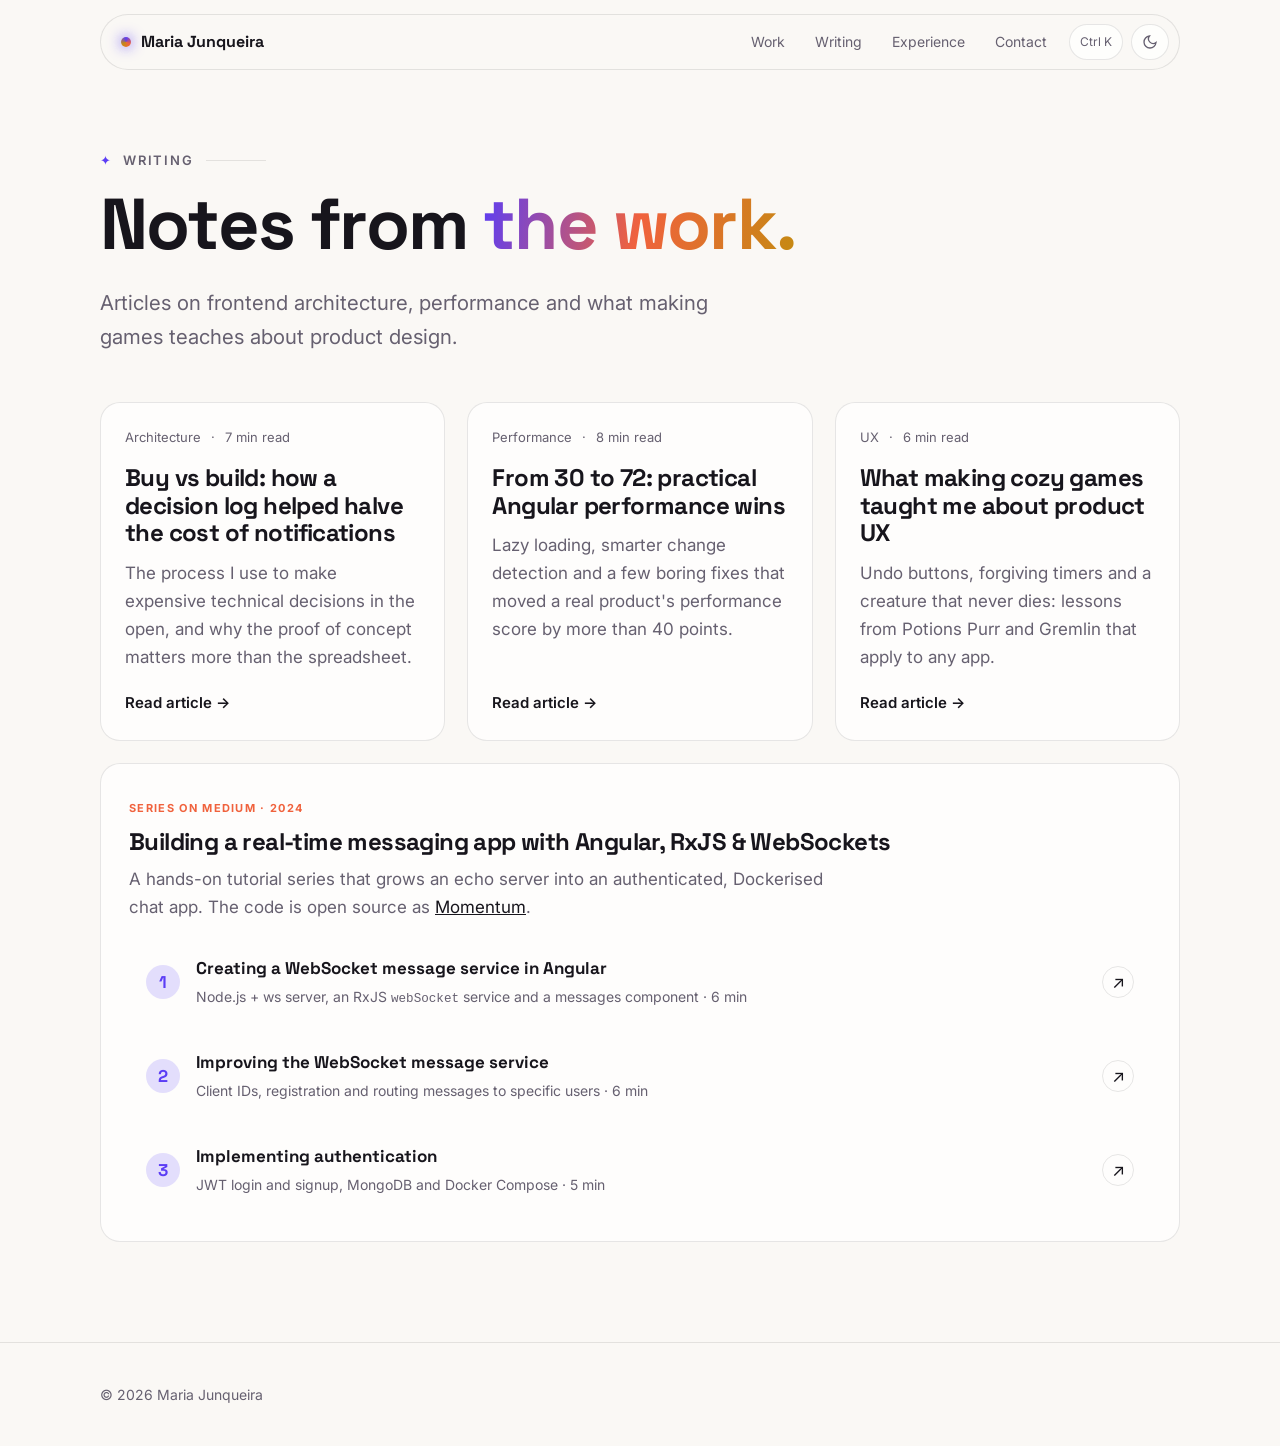
<file: blog/index.html>
<!doctype html>
<html lang="en"><head><meta charset="utf-8"><meta name="viewport" content="width=device-width,initial-scale=1">
<title>Writing — Maria Junqueira</title><meta name="description" content="Articles by Maria Junqueira on frontend architecture, performance and UX.">
<meta property="og:title" content="Writing"><meta property="og:description" content="Articles by Maria Junqueira on frontend architecture, performance and UX.">
<link rel="preconnect" href="https://fonts.googleapis.com"><link rel="preconnect" href="https://fonts.gstatic.com" crossorigin>
<link href="https://fonts.googleapis.com/css2?family=Inter:wght@400;500;600&family=Space+Grotesk:wght@500;600;700&display=swap" rel="stylesheet">
<script>try{var t=localStorage.getItem("theme");if(t)document.documentElement.dataset.theme=t}catch(e){}</script><link rel="stylesheet" href="../assets/styles.css?v=11"></head><body data-base="../">
<div class="progress" aria-hidden="true"></div>
<header class="nav"><div class="wrap"><a class="brand" href="../index.html">Maria Junqueira</a>
<nav><a class="hm" href="../index.html#work">Work</a><a href="./">Writing</a><a class="hm" href="../index.html#experience">Experience</a><a href="../index.html#contact">Contact</a><button class="icon-btn" id="k" type="button" aria-label="Open command palette"><kbd>⌘K</kbd></button><button class="icon-btn" id="theme" type="button" aria-label="Toggle theme"></button></nav></div></header>
<main><div class="wrap" style="padding:150px 20px 100px">
<div class="kicker" data-n="✦">Writing</div>
<h1 style="font-size:clamp(40px,6vw,72px)">Notes from <span class="grad">the work.</span></h1>
<p class="lead" style="margin-bottom:48px">Articles on frontend architecture, performance and what making games teaches about product design.</p>
<div class="posts"><a class="card post" href="buy-vs-build.html"><div class="meta-line"><span>Architecture</span><span>·</span><span>7 min read</span></div><h3>Buy vs build: how a decision log helped halve the cost of notifications</h3><p class="muted">The process I use to make expensive technical decisions in the open, and why the proof of concept matters more than the spreadsheet.</p><span class="read">Read article</span></a><a class="card post" href="angular-performance.html"><div class="meta-line"><span>Performance</span><span>·</span><span>8 min read</span></div><h3>From 30 to 72: practical Angular performance wins</h3><p class="muted">Lazy loading, smarter change detection and a few boring fixes that moved a real product's performance score by more than 40 points.</p><span class="read">Read article</span></a><a class="card post" href="cozy-games-ux.html"><div class="meta-line"><span>UX</span><span>·</span><span>6 min read</span></div><h3>What making cozy games taught me about product UX</h3><p class="muted">Undo buttons, forgiving timers and a creature that never dies: lessons from Potions Purr and Gremlin that apply to any app.</p><span class="read">Read article</span></a></div>  <div class="series">
    <div class="series-head">
      <div><span class="badge">SERIES ON MEDIUM · 2024</span><h3>Building a real-time messaging app with Angular, RxJS &amp; WebSockets</h3>
      <p class="muted">A hands-on tutorial series that grows an echo server into an authenticated, Dockerised chat app. The code is open source as <a href="https://github.com/MariaJunqueira/momentum">Momentum</a>.</p></div>
    </div>
    <ol class="series-list">
      <li><a href="https://medium.com/@mariajunqueira/part-1-creating-a-websocket-message-service-in-angular-9a9c80911c33"><span class="num">1</span><span><b>Creating a WebSocket message service in Angular</b><small>Node.js + ws server, an RxJS <code>webSocket</code> service and a messages component · 6 min</small></span><span class="go" aria-hidden="true">↗</span></a></li>
      <li><a href="https://medium.com/@mariajunqueira/part-2-improving-the-websocket-message-service-in-angular-b39340298841"><span class="num">2</span><span><b>Improving the WebSocket message service</b><small>Client IDs, registration and routing messages to specific users · 6 min</small></span><span class="go" aria-hidden="true">↗</span></a></li>
      <li><a href="https://medium.com/p/c4dd704ef16e"><span class="num">3</span><span><b>Implementing authentication</b><small>JWT login and signup, MongoDB and Docker Compose · 5 min</small></span><span class="go" aria-hidden="true">↗</span></a></li>
    </ol>
  </div></div></main>
<footer><div class="wrap">© 2026 Maria Junqueira</div></footer>
<script src="../assets/main.js?v=11" defer></script>
</body></html>
</file>
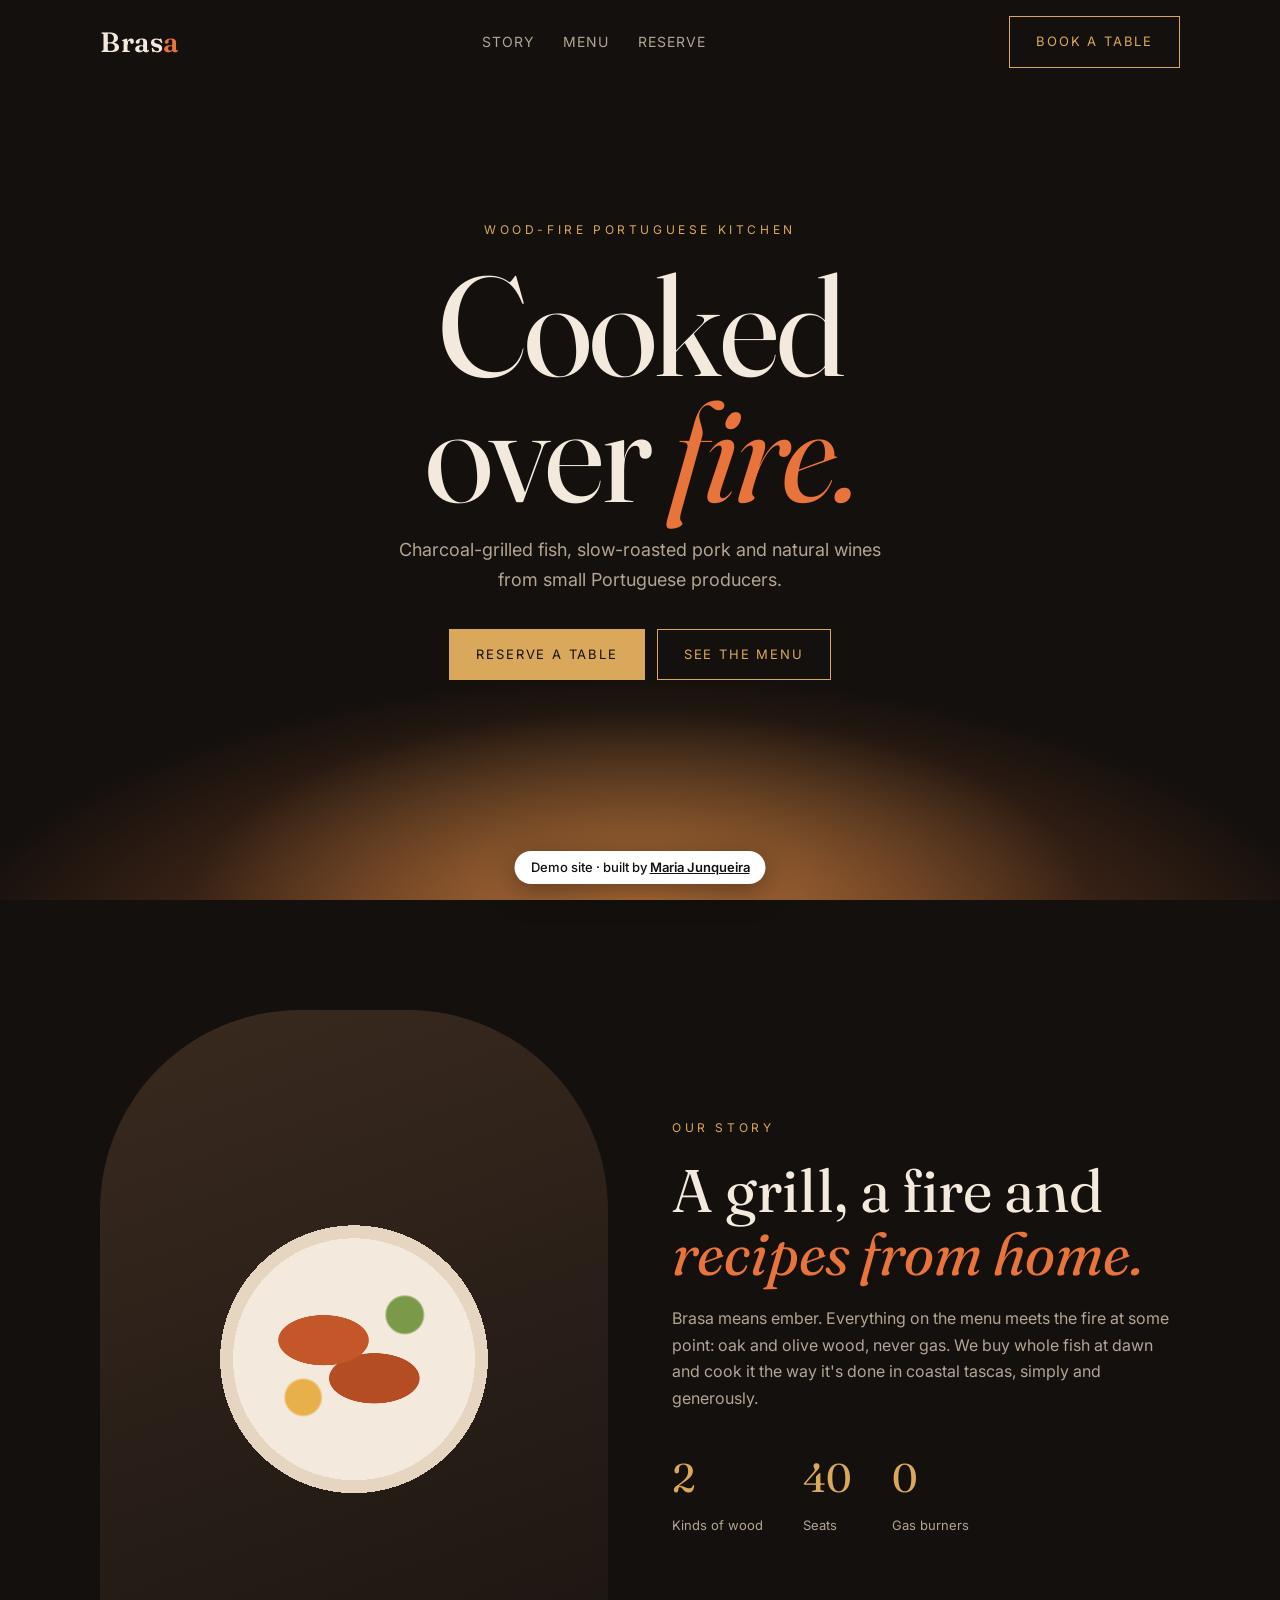
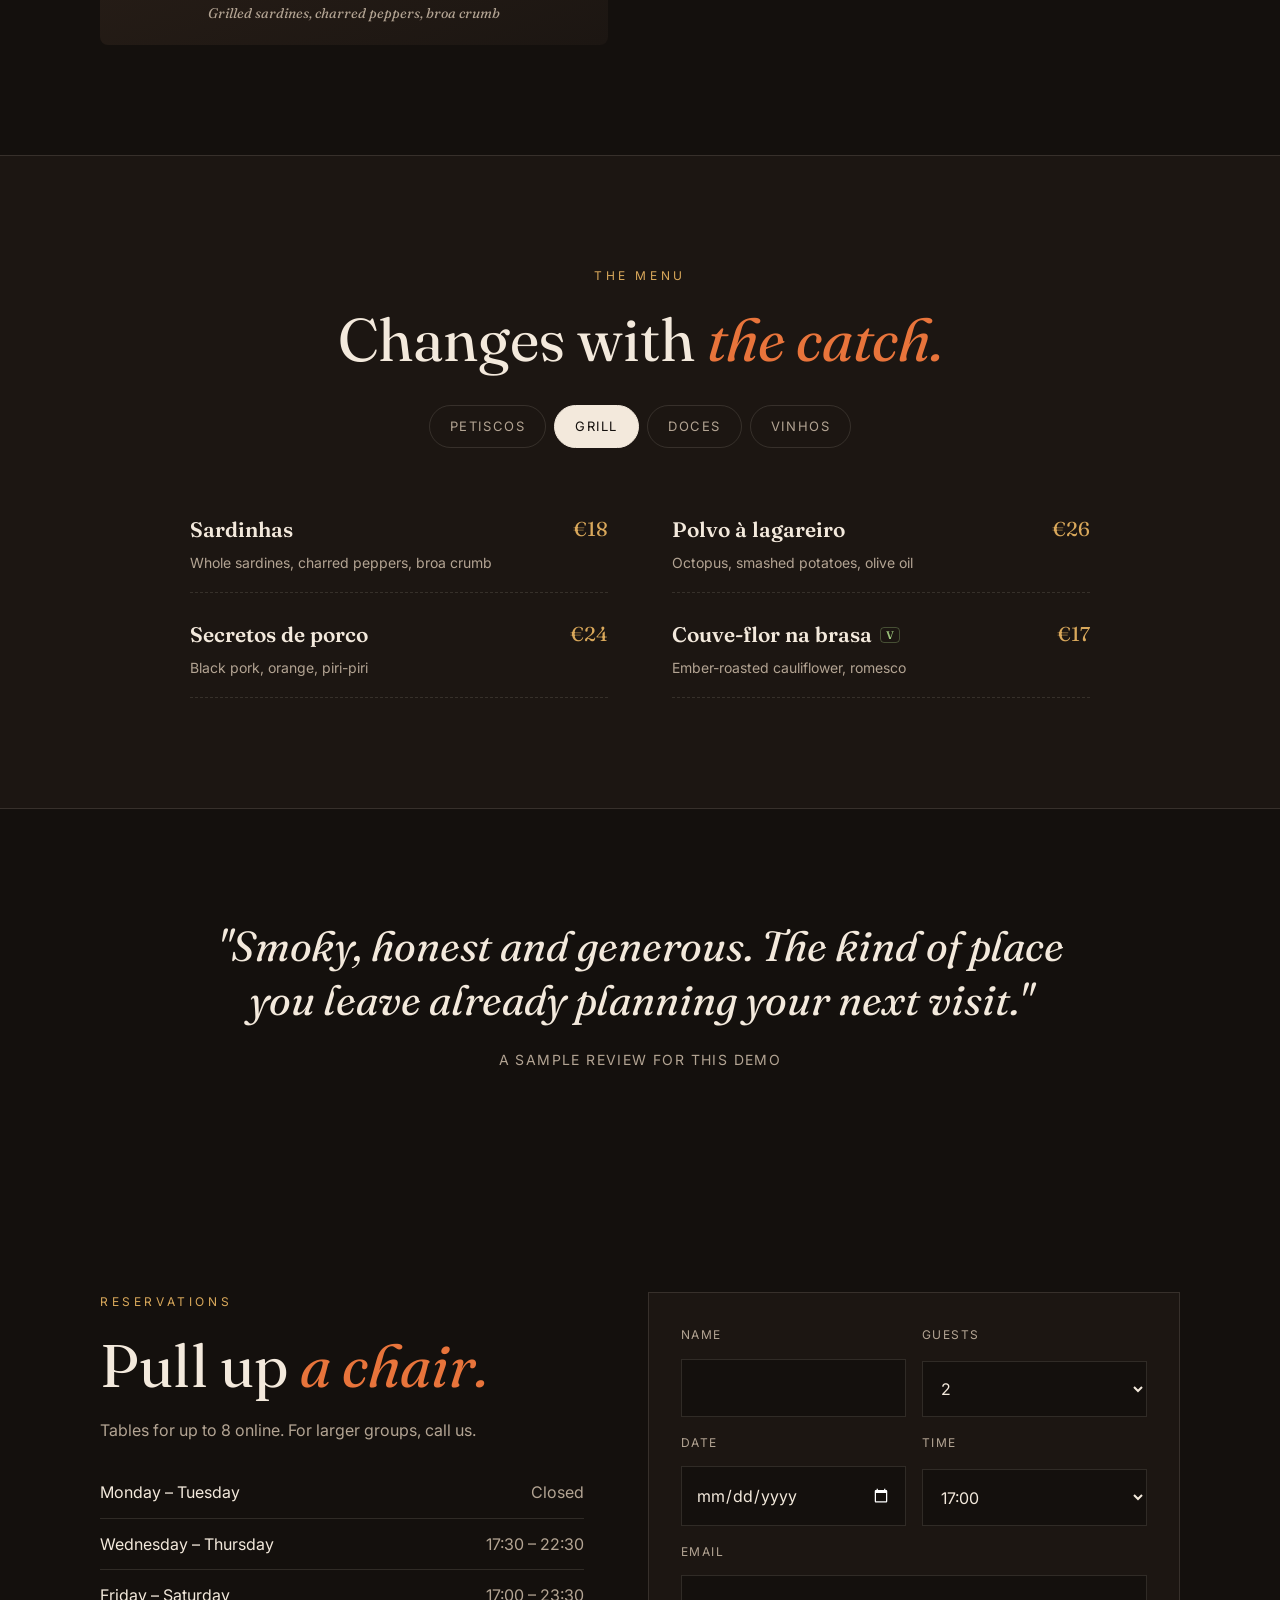
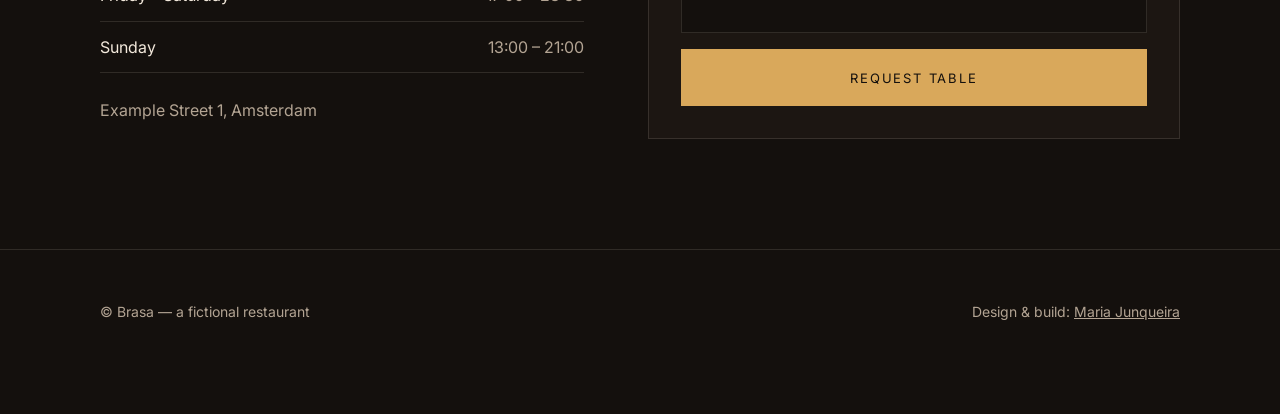
<file: demos/brasa/index.html>
<!doctype html>
<html lang="en"><head><meta charset="utf-8"><meta name="viewport" content="width=device-width,initial-scale=1">
<title>Brasa — Wood-fire Portuguese kitchen (demo)</title>
<meta name="description" content="Demo restaurant website designed and built by Maria Junqueira.">
<meta name="robots" content="noindex">
<link rel="preconnect" href="https://fonts.googleapis.com"><link rel="preconnect" href="https://fonts.gstatic.com" crossorigin>
<link href="https://fonts.googleapis.com/css2?family=Fraunces:ital,opsz,wght@0,9..144,400;0,9..144,600;1,9..144,400&family=Inter:wght@400;500;600&display=swap" rel="stylesheet">
<style>
:root{--bg:#14100d;--bg2:#1c1612;--fg:#f3e9dc;--muted:#b3a493;--ember:#e8743b;--gold:#d9a85b;--line:rgba(243,233,220,.12);--serif:"Fraunces",Georgia,serif}
*{box-sizing:border-box}html{scroll-behavior:smooth}
body{margin:0;background:var(--bg);color:var(--fg);font:16px/1.65 "Inter",system-ui,sans-serif}
a{color:inherit}
.demo{position:fixed;bottom:16px;left:50%;transform:translateX(-50%);z-index:99;background:#fff;color:#111;font:500 13px/1 "Inter",sans-serif;padding:10px 16px;border-radius:999px;box-shadow:0 8px 30px rgba(0,0,0,.4);white-space:nowrap}
.demo a{font-weight:600}
.wrap{max-width:1120px;margin:0 auto;padding:0 20px}
nav{position:absolute;top:0;left:0;right:0;z-index:5}
nav .wrap{display:flex;justify-content:space-between;align-items:center;height:84px}
.logo{font-family:var(--serif);font-size:28px;font-weight:600;text-decoration:none;letter-spacing:.02em}
.logo span{color:var(--ember)}
nav ul{display:flex;gap:28px;list-style:none;margin:0;padding:0;font-size:14px;letter-spacing:.08em;text-transform:uppercase}
nav ul a{text-decoration:none;color:var(--muted)}nav ul a:hover{color:var(--fg)}
.btn{display:inline-block;padding:14px 26px;border:1px solid var(--gold);color:var(--gold);text-decoration:none;font-size:13px;letter-spacing:.14em;text-transform:uppercase;background:none;cursor:pointer;font-family:inherit;transition:background .3s,color .3s}
.btn:hover,.btn.solid{background:var(--gold);color:var(--bg)}
.btn.solid:hover{background:var(--fg);border-color:var(--fg)}
header.hero{position:relative;min-height:100svh;display:grid;place-items:center;text-align:center;overflow:hidden;
  background:radial-gradient(ellipse 80% 50% at 50% 110%,rgba(232,116,59,.55),transparent 70%),radial-gradient(ellipse 50% 30% at 50% 100%,rgba(255,190,90,.5),transparent 70%),var(--bg)}
.embers{position:absolute;inset:0;pointer-events:none}
.embers i{position:absolute;bottom:-10px;width:4px;height:4px;border-radius:50%;background:var(--ember);box-shadow:0 0 8px 2px var(--ember);opacity:0;animation:rise linear infinite}
@keyframes rise{0%{transform:translate(0,0);opacity:0}10%{opacity:1}100%{transform:translate(var(--x),-90vh);opacity:0}}
.hero h1{font-family:var(--serif);font-weight:400;font-size:clamp(56px,11vw,150px);line-height:.9;margin:0 0 20px;letter-spacing:-.02em}
.hero h1 em{color:var(--ember)}
.hero p{color:var(--muted);font-size:18px;max-width:520px;margin:0 auto 34px}
.kick{font-size:12px;letter-spacing:.3em;text-transform:uppercase;color:var(--gold);margin-bottom:22px}
section{padding:110px 0}
h2{font-family:var(--serif);font-weight:400;font-size:clamp(38px,5vw,60px);line-height:1.05;margin:0 0 20px}
h2 em{color:var(--ember)}
.split{display:grid;grid-template-columns:1fr 1fr;gap:64px;align-items:center}
.plate{aspect-ratio:4/5;border-radius:200px 200px 8px 8px;position:relative;overflow:hidden;
  background:radial-gradient(ellipse 9% 4% at 44% 52%,#c4572a 0 98%,transparent),radial-gradient(ellipse 9% 4% at 54% 58%,#b44d24 0 98%,transparent),radial-gradient(circle at 60% 48%,#7a9a4a 0 4%,transparent 4.5%),radial-gradient(circle at 40% 61%,#e8b04a 0 3.5%,transparent 4%),radial-gradient(circle at 50% 55%,#f3e9dc 0 28%,#e6d6c1 28% 31%,transparent 31%),linear-gradient(160deg,#3a2a1f,#1c1612)}
.plate::after{content:"Grilled sardines, charred peppers, broa crumb";position:absolute;bottom:20px;left:0;right:0;text-align:center;font-family:var(--serif);font-style:italic;color:var(--muted);font-size:14px}
.facts{display:flex;gap:40px;margin-top:34px}
.facts b{display:block;font-family:var(--serif);font-size:40px;font-weight:400;color:var(--gold)}
.facts span{font-size:13px;color:var(--muted)}
.menu{background:var(--bg2);border-block:1px solid var(--line)}
.tabs{display:flex;gap:8px;justify-content:center;margin:34px 0 46px;flex-wrap:wrap}
.tabs button{font:inherit;font-size:13px;letter-spacing:.12em;text-transform:uppercase;padding:10px 20px;border:1px solid var(--line);background:none;color:var(--muted);cursor:pointer;border-radius:999px}
.tabs button[aria-selected=true]{background:var(--fg);color:var(--bg);border-color:var(--fg)}
.dishes{display:grid;grid-template-columns:1fr 1fr;gap:6px 64px;max-width:900px;margin:0 auto}
.dish{display:grid;grid-template-columns:1fr auto;gap:4px 16px;padding:18px 0;border-bottom:1px dashed var(--line);animation:fade .5s both}
.dish h3{font-family:var(--serif);font-weight:600;font-size:21px;margin:0}
.dish .p{font-family:var(--serif);color:var(--gold);font-size:20px}
.dish p{grid-column:1/-1;margin:0;color:var(--muted);font-size:14px}
.dish .v{font-size:11px;color:#9bc27a;border:1px solid #9bc27a55;border-radius:4px;padding:0 5px;margin-left:8px;vertical-align:3px}
@keyframes fade{from{opacity:0;transform:translateY(8px)}}
.quote{text-align:center}
.quote blockquote{font-family:var(--serif);font-style:italic;font-size:clamp(26px,3.6vw,42px);line-height:1.3;max-width:860px;margin:0 auto 18px}
.quote cite{color:var(--muted);font-style:normal;font-size:14px;letter-spacing:.1em;text-transform:uppercase}
.book{display:grid;grid-template-columns:1fr 1.1fr;gap:64px}
form{display:grid;grid-template-columns:1fr 1fr;gap:16px;background:var(--bg2);padding:32px;border:1px solid var(--line)}
label{font-size:12px;letter-spacing:.12em;text-transform:uppercase;color:var(--muted);display:grid;gap:8px}
input,select{font:inherit;font-size:16px;color:var(--fg);background:var(--bg);border:1px solid var(--line);padding:12px 14px;border-radius:0;width:100%;color-scheme:dark}
input:focus,select:focus{outline:2px solid var(--gold);outline-offset:1px}
form .full{grid-column:1/-1}
.ok{grid-column:1/-1;padding:16px;border:1px solid #9bc27a;color:#cfe6bb;display:none}
.hours{list-style:none;padding:0;margin:24px 0}
.hours li{display:flex;justify-content:space-between;padding:12px 0;border-bottom:1px solid var(--line)}
.hours li span:last-child{color:var(--muted)}
footer{border-top:1px solid var(--line);padding:50px 0 90px;color:var(--muted);font-size:14px}
footer .wrap{display:flex;justify-content:space-between;flex-wrap:wrap;gap:20px}
@media (max-width:820px){nav ul{display:none}.split,.book{grid-template-columns:1fr;gap:40px}.dishes{grid-template-columns:1fr}form{grid-template-columns:1fr}.plate{max-width:380px;margin:0 auto;width:100%}}
@media (prefers-reduced-motion:reduce){*{animation:none!important}}
</style></head><body>
<div class="demo">Demo site · built by <a href="../../index.html">Maria Junqueira</a></div>
<nav><div class="wrap"><a class="logo" href="#">Bras<span>a</span></a>
<ul><li><a href="#story">Story</a></li><li><a href="#menu">Menu</a></li><li><a href="#book">Reserve</a></li></ul>
<a class="btn" href="#book">Book a table</a></div></nav>

<header class="hero">
  <div class="embers" aria-hidden="true"></div>
  <div class="wrap">
    <div class="kick">Wood-fire Portuguese kitchen</div>
    <h1>Cooked<br>over <em>fire.</em></h1>
    <p>Charcoal-grilled fish, slow-roasted pork and natural wines from small Portuguese producers.</p>
    <a class="btn solid" href="#book">Reserve a table</a> &nbsp; <a class="btn" href="#menu">See the menu</a>
  </div>
</header>

<section id="story"><div class="wrap split">
  <div class="plate" role="img" aria-label="Illustration of a plate of grilled sardines"></div>
  <div>
    <div class="kick">Our story</div>
    <h2>A grill, a fire and<br><em>recipes from home.</em></h2>
    <p style="color:var(--muted)">Brasa means ember. Everything on the menu meets the fire at some point: oak and olive wood, never gas. We buy whole fish at dawn and cook it the way it's done in coastal tascas, simply and generously.</p>
    <div class="facts"><div><b>2</b><span>Kinds of wood</span></div><div><b>40</b><span>Seats</span></div><div><b>0</b><span>Gas burners</span></div></div>
  </div>
</div></section>

<section id="menu" class="menu"><div class="wrap">
  <div style="text-align:center"><div class="kick">The menu</div><h2>Changes with <em>the catch.</em></h2></div>
  <div class="tabs" role="tablist"></div>
  <div class="dishes" id="dishes" role="tabpanel"></div>
</div></section>

<section class="quote"><div class="wrap">
  <blockquote>"Smoky, honest and generous. The kind of place you leave already planning your next visit."</blockquote>
  <cite>A sample review for this demo</cite>
</div></section>

<section id="book"><div class="wrap book">
  <div>
    <div class="kick">Reservations</div>
    <h2>Pull up <em>a chair.</em></h2>
    <p style="color:var(--muted)">Tables for up to 8 online. For larger groups, call us.</p>
    <ul class="hours">
      <li><span>Monday – Tuesday</span><span>Closed</span></li>
      <li><span>Wednesday – Thursday</span><span>17:30 – 22:30</span></li>
      <li><span>Friday – Saturday</span><span>17:00 – 23:30</span></li>
      <li><span>Sunday</span><span>13:00 – 21:00</span></li>
    </ul>
    <p style="color:var(--muted)">Example Street 1, Amsterdam</p>
  </div>
  <form id="res" novalidate>
    <label>Name<input name="name" required autocomplete="name"></label>
    <label>Guests<select name="guests"><option>2</option><option>3</option><option>4</option><option>5</option><option>6</option><option>7</option><option>8</option></select></label>
    <label>Date<input type="date" name="date" required></label>
    <label>Time<select name="time"></select></label>
    <label class="full">Email<input type="email" name="email" required autocomplete="email"></label>
    <button class="btn solid full" type="submit">Request table</button>
    <div class="ok" role="status" id="ok"></div>
  </form>
</div></section>

<footer><div class="wrap"><span>© Brasa — a fictional restaurant</span><span>Design &amp; build: <a href="../../index.html">Maria Junqueira</a></span></div></footer>

<script>
const menu={
 Petiscos:[["Pão & manteiga","Wood-oven bread, smoked butter, flor de sal","5",1],["Pimentos padrón","Blistered on the coals, sea salt","7",1],["Chouriço assado","Flamed at the table with aguardente","9"],["Amêijoas","Clams, garlic, coriander, white wine","14"]],
 Grill:[["Sardinhas","Whole sardines, charred peppers, broa crumb","18"],["Polvo à lagareiro","Octopus, smashed potatoes, olive oil","26"],["Secretos de porco","Black pork, orange, piri-piri","24"],["Couve-flor na brasa","Ember-roasted cauliflower, romesco","17",1]],
 Doces:[["Pastel de nata","Still warm, cinnamon on the side","4",1],["Arroz doce","Lemon rice pudding, burnt sugar","8",1],["Queijo da Serra","Soft sheep's cheese, quince","12",1]],
 Vinhos:[["Vinho verde","Minho, light and fizzy · glass","6",1],["Douro tinto","Old vines, field blend · glass","8",1],["Porto tawny 10 anos","After dinner · glass","9",1]]};
const tabs=document.querySelector(".tabs"),list=document.getElementById("dishes");
const show=k=>{tabs.querySelectorAll("button").forEach(b=>b.setAttribute("aria-selected",b.textContent===k));
 list.innerHTML=menu[k].map(([n,d,p,v],i)=>`<div class="dish" style="animation-delay:${i*60}ms"><h3>${n}${v?'<span class="v">V</span>':''}</h3><span class="p">€${p}</span><p>${d}</p></div>`).join("")};
Object.keys(menu).forEach(k=>{const b=document.createElement("button");b.role="tab";b.textContent=k;b.onclick=()=>show(k);tabs.append(b)});
show("Grill");
// embers
const em=document.querySelector(".embers");
for(let i=0;i<28;i++){const e=document.createElement("i");e.style.left=Math.random()*100+"%";e.style.setProperty("--x",(Math.random()*200-100)+"px");e.style.animationDuration=6+Math.random()*8+"s";e.style.animationDelay=-Math.random()*14+"s";em.append(e)}
// reservation
const f=document.getElementById("res"),t=f.time,d=f.date;
for(let h=17;h<=22;h++)for(const m of["00","30"])t.add(new Option(`${h}:${m}`));
const today=new Date();d.min=today.toISOString().slice(0,10);
f.onsubmit=e=>{e.preventDefault();const ok=document.getElementById("ok");
 if(!f.checkValidity()){ok.style.display="block";ok.style.borderColor="var(--ember)";ok.textContent="Please fill in your name, a date and a valid email.";return}
 const day=d.valueAsDate.getUTCDay();
 if(day===1||day===2){ok.style.display="block";ok.style.borderColor="var(--ember)";ok.textContent="We're closed on Mondays and Tuesdays. Please pick another day.";return}
 ok.style.borderColor="";ok.style.display="block";ok.textContent=`Thanks ${f.name.value.split(" ")[0]}! A table for ${f.guests.value} on ${d.valueAsDate.toLocaleDateString(undefined,{weekday:"long",day:"numeric",month:"long",timeZone:"UTC"})} at ${t.value} is requested. (Demo: nothing was sent.)`};
</script>
</body></html>
</file>
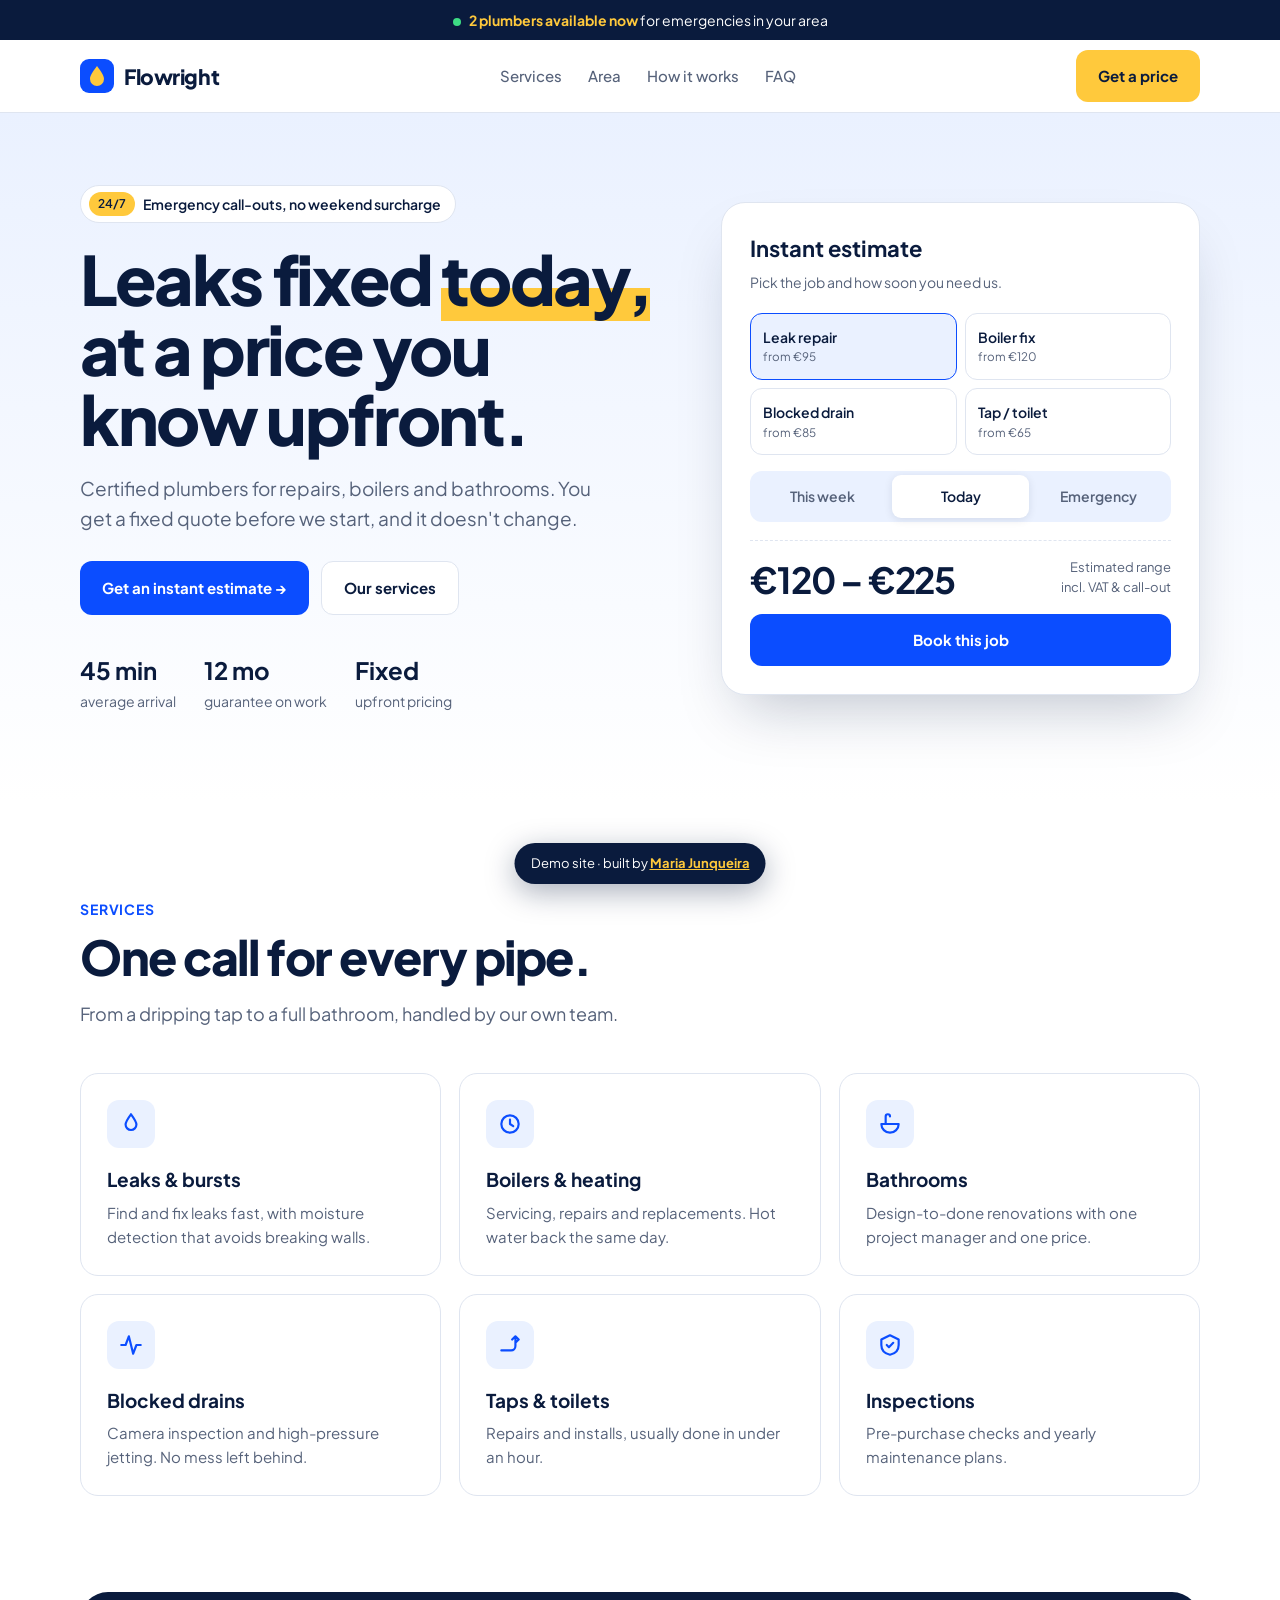
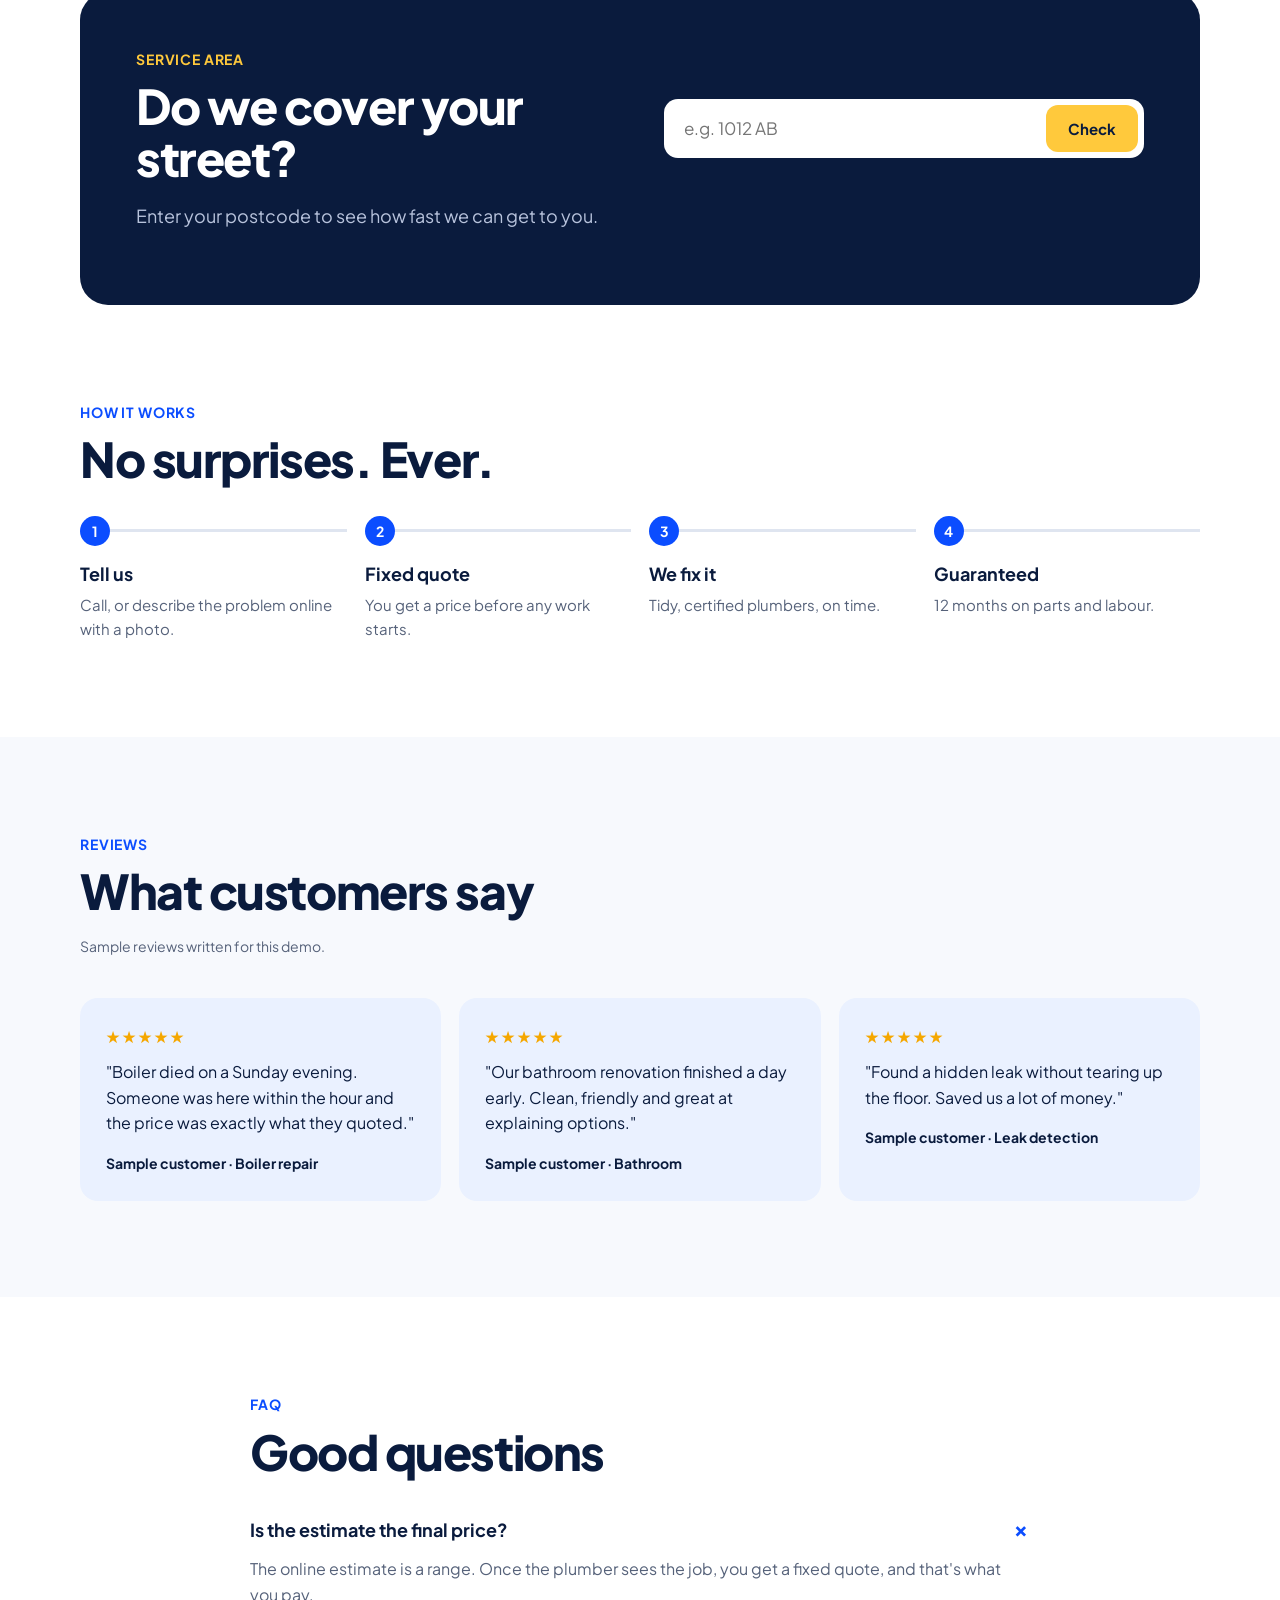
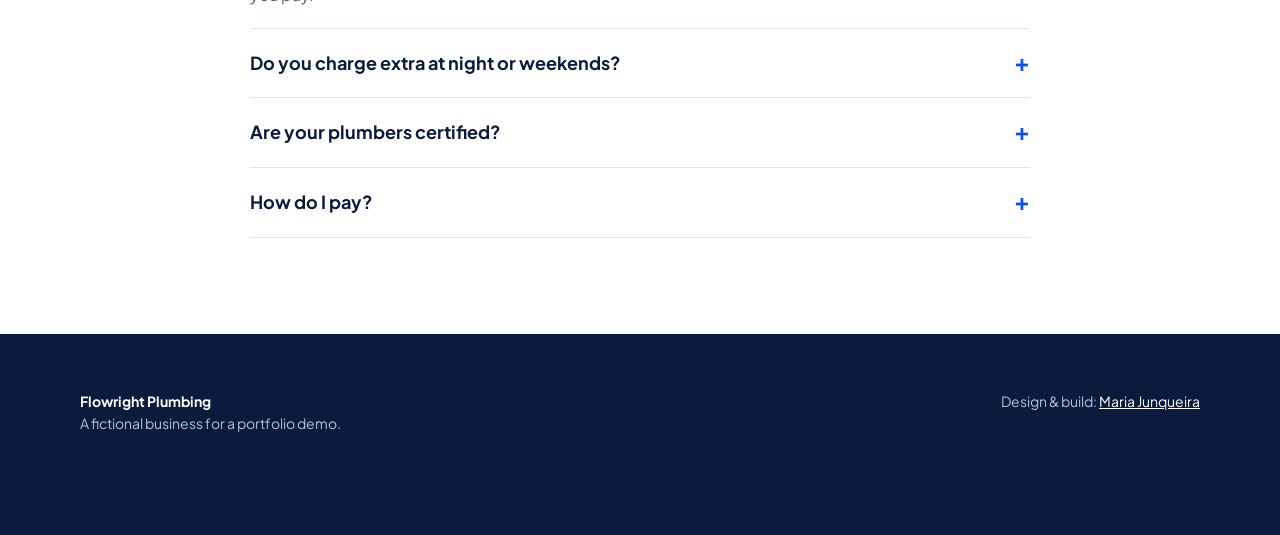
<file: demos/flowright/index.html>
<!doctype html>
<html lang="en"><head><meta charset="utf-8"><meta name="viewport" content="width=device-width,initial-scale=1">
<title>Flowright Plumbing — Fast, fair plumbing (demo)</title>
<meta name="description" content="Demo plumbing service website designed and built by Maria Junqueira.">
<meta name="robots" content="noindex">
<link rel="preconnect" href="https://fonts.googleapis.com"><link rel="preconnect" href="https://fonts.gstatic.com" crossorigin>
<link href="https://fonts.googleapis.com/css2?family=Plus+Jakarta+Sans:wght@400;500;600;700;800&display=swap" rel="stylesheet">
<style>
:root{--blue:#0b4dff;--navy:#0a1b3d;--sky:#eaf1ff;--yellow:#ffc93c;--fg:#0a1b3d;--muted:#56627a;--line:#dfe5f0;--bg:#fff;--r:18px}
*{box-sizing:border-box}html{scroll-behavior:smooth}
body{margin:0;background:var(--bg);color:var(--fg);font:16px/1.6 "Plus Jakarta Sans",system-ui,sans-serif}
a{color:inherit}
.demo{position:fixed;bottom:16px;left:50%;transform:translateX(-50%);z-index:99;background:var(--navy);color:#fff;font-size:13px;padding:10px 16px;border-radius:999px;box-shadow:0 8px 30px rgba(10,27,61,.35);white-space:nowrap}
.demo a{font-weight:700;color:var(--yellow)}
.wrap{max-width:1160px;margin:0 auto;padding:0 20px}
.alert{background:var(--navy);color:#fff;font-size:14px;text-align:center;padding:9px 16px}
.alert b{color:var(--yellow)}
.alert i{display:inline-block;width:8px;height:8px;border-radius:50%;background:#3ddc84;margin-right:8px;animation:p 1.6s infinite}
@keyframes p{50%{opacity:.3}}
nav{position:sticky;top:0;background:rgba(255,255,255,.92);backdrop-filter:blur(10px);border-bottom:1px solid var(--line);z-index:20}
nav .wrap{display:flex;align-items:center;justify-content:space-between;height:72px;gap:20px}
.logo{display:flex;align-items:center;gap:10px;font-weight:800;font-size:21px;text-decoration:none;letter-spacing:-.02em}
.logo svg{width:34px;height:34px}
nav ul{display:flex;gap:26px;list-style:none;margin:0;padding:0;font-weight:500;font-size:15px}
nav ul a{text-decoration:none;color:var(--muted)}nav ul a:hover{color:var(--blue)}
.btn{display:inline-flex;align-items:center;gap:8px;padding:14px 22px;border-radius:12px;background:var(--blue);color:#fff;text-decoration:none;font-weight:700;font-size:15px;border:0;cursor:pointer;font-family:inherit;transition:transform .15s,box-shadow .2s}
.btn:hover{transform:translateY(-2px);box-shadow:0 10px 24px -8px var(--blue)}
.btn.y{background:var(--yellow);color:var(--navy)}
.btn.y:hover{box-shadow:0 10px 24px -8px #e0a800}
.btn.o{background:#fff;color:var(--navy);border:1.5px solid var(--line)}
.hero{background:linear-gradient(180deg,var(--sky),#fff);padding:72px 0 90px;overflow:hidden}
.hero .wrap{display:grid;grid-template-columns:1.1fr .9fr;gap:56px;align-items:center}
.chip{display:inline-flex;gap:8px;align-items:center;background:#fff;border:1px solid var(--line);border-radius:999px;padding:6px 14px 6px 8px;font-size:14px;font-weight:600}
.chip span{background:var(--yellow);border-radius:999px;padding:2px 9px;font-size:12px}
h1{font-size:clamp(40px,5.6vw,68px);line-height:1.03;letter-spacing:-.035em;margin:20px 0;font-weight:800}
h1 u{text-decoration:none;background:linear-gradient(transparent 62%,var(--yellow) 62%)}
.hero p{font-size:19px;color:var(--muted);max-width:520px}
.hero .ctas{display:flex;gap:12px;flex-wrap:wrap;margin-top:28px}
.trust{display:flex;gap:28px;margin-top:36px;flex-wrap:wrap;font-size:14px;color:var(--muted)}
.trust b{display:block;font-size:24px;color:var(--fg)}
.quote-card{background:#fff;border-radius:24px;padding:28px;box-shadow:0 30px 60px -20px rgba(10,27,61,.25);border:1px solid var(--line);position:relative}
.quote-card::before{content:"";position:absolute;inset:-40px -60px auto auto;width:200px;height:200px;border-radius:50%;background:var(--yellow);z-index:-1;opacity:.5;filter:blur(30px)}
.quote-card h3{margin:0 0 4px;font-size:22px}
.quote-card .sub{color:var(--muted);font-size:14px;margin:0 0 20px}
.opts{display:grid;grid-template-columns:1fr 1fr;gap:8px;margin-bottom:16px}
.opt{position:relative}
.opt input{position:absolute;opacity:0}
.opt label{display:block;border:1.5px solid var(--line);border-radius:12px;padding:12px;cursor:pointer;font-weight:600;font-size:14px;transition:border-color .15s,background .15s}
.opt label small{display:block;font-weight:400;color:var(--muted)}
.opt input:checked+label{border-color:var(--blue);background:var(--sky)}
.opt input:focus-visible+label{outline:3px solid var(--blue);outline-offset:2px}
.seg{display:flex;background:var(--sky);border-radius:12px;padding:4px;margin-bottom:18px}
.seg button{flex:1;border:0;background:none;font:inherit;font-weight:600;font-size:14px;padding:10px;border-radius:9px;cursor:pointer;color:var(--muted)}
.seg button[aria-pressed=true]{background:#fff;color:var(--fg);box-shadow:0 2px 8px rgba(10,27,61,.1)}
.price{display:flex;justify-content:space-between;align-items:end;border-top:1px dashed var(--line);padding-top:16px;margin-bottom:16px}
.price b{font-size:36px;letter-spacing:-.03em;line-height:1}
.price span{color:var(--muted);font-size:13px;text-align:right}
section{padding:96px 0}
.kick{color:var(--blue);font-weight:700;font-size:14px;letter-spacing:.06em;text-transform:uppercase}
h2{font-size:clamp(32px,4vw,48px);line-height:1.08;letter-spacing:-.03em;margin:10px 0 18px;font-weight:800}
.lead{color:var(--muted);font-size:18px;max-width:600px}
.services{display:grid;grid-template-columns:repeat(3,1fr);gap:18px;margin-top:44px}
.svc{border:1px solid var(--line);border-radius:var(--r);padding:26px;transition:border-color .2s,transform .2s,box-shadow .2s;background:#fff}
.svc:hover{border-color:var(--blue);transform:translateY(-4px);box-shadow:0 20px 40px -24px rgba(11,77,255,.5)}
.svc .ic{width:48px;height:48px;border-radius:12px;background:var(--sky);display:grid;place-items:center;margin-bottom:16px}
.svc .ic svg{width:26px;height:26px;stroke:var(--blue);fill:none;stroke-width:2;stroke-linecap:round;stroke-linejoin:round}
.svc h3{margin:0 0 6px;font-size:19px}
.svc p{margin:0;color:var(--muted);font-size:15px}
.band{background:var(--navy);color:#fff;border-radius:28px;padding:56px;display:grid;grid-template-columns:1fr 1fr;gap:48px;align-items:center}
.band h2{color:#fff}.band .lead{color:#b8c3dc}
.zip{display:flex;gap:10px;background:#fff;border-radius:14px;padding:6px}
.zip input{flex:1;border:0;font:inherit;font-size:17px;padding:10px 14px;min-width:0;border-radius:10px;color:var(--fg)}
.zip input:focus{outline:2px solid var(--blue)}
.zipres{margin-top:14px;font-weight:600;min-height:26px}
.steps{display:grid;grid-template-columns:repeat(4,1fr);gap:18px;margin-top:44px;counter-reset:s}
.step{counter-increment:s;padding-top:20px;border-top:3px solid var(--line);position:relative}
.step::before{content:counter(s);position:absolute;top:-16px;left:0;width:30px;height:30px;border-radius:50%;background:var(--blue);color:#fff;display:grid;place-items:center;font-weight:700;font-size:14px}
.step h3{margin:8px 0 4px;font-size:18px}.step p{margin:0;color:var(--muted);font-size:15px}
.reviews{display:grid;grid-template-columns:repeat(3,1fr);gap:18px;margin-top:40px}
.rev{background:var(--sky);border-radius:var(--r);padding:26px}
.rev .st{color:#f5a700;letter-spacing:2px}
.rev p{margin:10px 0 14px}
.rev b{font-size:14px}
.faq details{border-bottom:1px solid var(--line);padding:20px 0}
.faq summary{font-weight:700;font-size:18px;cursor:pointer;list-style:none;display:flex;justify-content:space-between}
.faq summary::after{content:"+";font-size:24px;line-height:1;color:var(--blue);transition:transform .2s}
.faq details[open] summary::after{transform:rotate(45deg)}
.faq p{color:var(--muted);margin:12px 0 0}
footer{background:var(--navy);color:#b8c3dc;padding:56px 0 100px;font-size:14px}
footer .wrap{display:flex;justify-content:space-between;flex-wrap:wrap;gap:20px}
footer b{color:#fff}
.callbar{display:none}
.hero .wrap>*,.band>*{min-width:0}
@media (max-width:900px){.hero .wrap,.band{grid-template-columns:1fr}.services,.reviews{grid-template-columns:1fr 1fr}.steps{grid-template-columns:1fr 1fr;row-gap:40px}nav ul{display:none}.band{padding:32px}}
@media (max-width:600px){.services,.reviews{grid-template-columns:1fr}nav .btn{display:none}
 .callbar{display:flex;position:fixed;bottom:0;left:0;right:0;z-index:30;background:#fff;border-top:1px solid var(--line);padding:10px 12px;gap:10px}
 .callbar .btn{flex:1;justify-content:center}.demo{bottom:78px}}
@media (prefers-reduced-motion:reduce){*{animation:none!important;transition:none!important}}
</style></head><body>
<div class="demo">Demo site · built by <a href="../../index.html">Maria Junqueira</a></div>
<div class="alert"><i></i><b>2 plumbers available now</b> for emergencies in your area</div>
<nav><div class="wrap">
  <a class="logo" href="#"><svg viewBox="0 0 34 34" aria-hidden="true"><rect width="34" height="34" rx="9" fill="#0b4dff"/><path d="M17 7c4 5.5 7 9.2 7 13a7 7 0 0 1-14 0c0-3.8 3-7.5 7-13z" fill="#ffc93c"/></svg>Flowright</a>
  <ul><li><a href="#services">Services</a></li><li><a href="#area">Area</a></li><li><a href="#how">How it works</a></li><li><a href="#faq">FAQ</a></li></ul>
  <a class="btn y" href="#quote">Get a price</a>
</div></nav>

<header class="hero"><div class="wrap">
  <div>
    <div class="chip"><span>24/7</span>Emergency call-outs, no weekend surcharge</div>
    <h1>Leaks fixed <u>today,</u><br>at a price you know upfront.</h1>
    <p>Certified plumbers for repairs, boilers and bathrooms. You get a fixed quote before we start, and it doesn't change.</p>
    <div class="ctas"><a class="btn" href="#quote">Get an instant estimate →</a><a class="btn o" href="#services">Our services</a></div>
    <div class="trust"><div><b>45 min</b>average arrival</div><div><b>12 mo</b>guarantee on work</div><div><b>Fixed</b>upfront pricing</div></div>
  </div>
  <div class="quote-card" id="quote">
    <h3>Instant estimate</h3>
    <p class="sub">Pick the job and how soon you need us.</p>
    <div class="opts" role="radiogroup" aria-label="Job type" id="jobs"></div>
    <div class="seg" role="group" aria-label="Urgency" id="urg">
      <button type="button" aria-pressed="false" data-m="1">This week</button>
      <button type="button" aria-pressed="true" data-m="1.25">Today</button>
      <button type="button" aria-pressed="false" data-m="1.6">Emergency</button>
    </div>
    <div class="price"><b id="est" aria-live="polite">€0</b><span>Estimated range<br>incl. VAT &amp; call-out</span></div>
    <a class="btn" href="#area" style="width:100%;justify-content:center">Book this job</a>
  </div>
</div></header>

<section id="services"><div class="wrap">
  <div class="kick">Services</div>
  <h2>One call for every pipe.</h2>
  <p class="lead">From a dripping tap to a full bathroom, handled by our own team.</p>
  <div class="services">
    <div class="svc"><div class="ic"><svg viewBox="0 0 24 24"><path d="M12 3c3 4 5 6.6 5 9.5a5 5 0 0 1-10 0C7 9.6 9 7 12 3z"/></svg></div><h3>Leaks &amp; bursts</h3><p>Find and fix leaks fast, with moisture detection that avoids breaking walls.</p></div>
    <div class="svc"><div class="ic"><svg viewBox="0 0 24 24"><circle cx="12" cy="12" r="8"/><path d="M12 8v4l3 2"/></svg></div><h3>Boilers &amp; heating</h3><p>Servicing, repairs and replacements. Hot water back the same day.</p></div>
    <div class="svc"><div class="ic"><svg viewBox="0 0 24 24"><path d="M4 12h16M4 12a8 8 0 0 0 16 0M8 12V5a2 2 0 0 1 4 0"/></svg></div><h3>Bathrooms</h3><p>Design-to-done renovations with one project manager and one price.</p></div>
    <div class="svc"><div class="ic"><svg viewBox="0 0 24 24"><path d="M3 12h4l3-8 4 16 3-8h4"/></svg></div><h3>Blocked drains</h3><p>Camera inspection and high-pressure jetting. No mess left behind.</p></div>
    <div class="svc"><div class="ic"><svg viewBox="0 0 24 24"><path d="M14 7l3-3 3 3-3 3M17 4v9a4 4 0 0 1-4 4H4"/></svg></div><h3>Taps &amp; toilets</h3><p>Repairs and installs, usually done in under an hour.</p></div>
    <div class="svc"><div class="ic"><svg viewBox="0 0 24 24"><path d="M12 3l8 4v5c0 5-3.5 8-8 9-4.5-1-8-4-8-9V7z"/><path d="M9 12l2 2 4-4"/></svg></div><h3>Inspections</h3><p>Pre-purchase checks and yearly maintenance plans.</p></div>
  </div>
</div></section>

<section id="area" style="padding-top:0"><div class="wrap">
  <div class="band">
    <div><div class="kick" style="color:var(--yellow)">Service area</div><h2>Do we cover your street?</h2><p class="lead">Enter your postcode to see how fast we can get to you.</p></div>
    <div>
      <form class="zip" id="zipf"><label for="zip" style="position:absolute;left:-9999px">Postcode</label><input id="zip" placeholder="e.g. 1012 AB" autocomplete="postal-code" inputmode="text"><button class="btn y" type="submit">Check</button></form>
      <div class="zipres" id="zipres" role="status"></div>
    </div>
  </div>
</div></section>

<section id="how" style="padding-top:0"><div class="wrap">
  <div class="kick">How it works</div>
  <h2>No surprises. Ever.</h2>
  <div class="steps">
    <div class="step"><h3>Tell us</h3><p>Call, or describe the problem online with a photo.</p></div>
    <div class="step"><h3>Fixed quote</h3><p>You get a price before any work starts.</p></div>
    <div class="step"><h3>We fix it</h3><p>Tidy, certified plumbers, on time.</p></div>
    <div class="step"><h3>Guaranteed</h3><p>12 months on parts and labour.</p></div>
  </div>
</div></section>

<section style="background:#f7f9fd"><div class="wrap">
  <div class="kick">Reviews</div>
  <h2>What customers say</h2>
  <p class="lead" style="font-size:14px">Sample reviews written for this demo.</p>
  <div class="reviews">
    <div class="rev"><div class="st">★★★★★</div><p>"Boiler died on a Sunday evening. Someone was here within the hour and the price was exactly what they quoted."</p><b>Sample customer · Boiler repair</b></div>
    <div class="rev"><div class="st">★★★★★</div><p>"Our bathroom renovation finished a day early. Clean, friendly and great at explaining options."</p><b>Sample customer · Bathroom</b></div>
    <div class="rev"><div class="st">★★★★★</div><p>"Found a hidden leak without tearing up the floor. Saved us a lot of money."</p><b>Sample customer · Leak detection</b></div>
  </div>
</div></section>

<section id="faq"><div class="wrap" style="max-width:820px">
  <div class="kick">FAQ</div>
  <h2>Good questions</h2>
  <div class="faq">
    <details open><summary>Is the estimate the final price?</summary><p>The online estimate is a range. Once the plumber sees the job, you get a fixed quote, and that's what you pay.</p></details>
    <details><summary>Do you charge extra at night or weekends?</summary><p>No. Emergency call-outs cost the same any time of day.</p></details>
    <details><summary>Are your plumbers certified?</summary><p>Yes. Every plumber is certified, insured and employed by us, not subcontracted.</p></details>
    <details><summary>How do I pay?</summary><p>By card or bank transfer after the job is done and you're happy.</p></details>
  </div>
</div></section>

<footer><div class="wrap"><div><b>Flowright Plumbing</b><br>A fictional business for a portfolio demo.</div><div>Design &amp; build: <a href="../../index.html" style="color:#fff">Maria Junqueira</a></div></div></footer>
<div class="callbar"><a class="btn y" href="#quote">Estimate</a><a class="btn" href="#area">Book</a></div>

<script>
const jobs=[["leak","Leak repair","from €95",[95,180]],["boiler","Boiler fix","from €120",[120,260]],["drain","Blocked drain","from €85",[85,160]],["tap","Tap / toilet","from €65",[65,120]]];
const box=document.getElementById("jobs");
jobs.forEach(([id,n,s],i)=>box.insertAdjacentHTML("beforeend",`<div class="opt"><input type="radio" name="job" id="j-${id}" value="${i}" ${i===0?"checked":""}><label for="j-${id}">${n}<small>${s}</small></label></div>`));
let mult=1.25;
const calc=()=>{const j=jobs[document.querySelector("[name=job]:checked").value][3];
  const lo=Math.round(j[0]*mult/5)*5,hi=Math.round(j[1]*mult/5)*5;
  document.getElementById("est").textContent=`€${lo} – €${hi}`};
box.addEventListener("change",calc);
document.querySelectorAll("#urg button").forEach(b=>b.onclick=()=>{document.querySelectorAll("#urg button").forEach(x=>x.setAttribute("aria-pressed",x===b));mult=+b.dataset.m;calc()});
calc();
document.getElementById("zipf").onsubmit=e=>{e.preventDefault();
  const v=document.getElementById("zip").value.replace(/\s/g,"").toUpperCase(),r=document.getElementById("zipres");
  const m=v.match(/^(\d{4})[A-Z]{0,2}$/);
  if(!m){r.style.color="#ffb4b4";r.textContent="That doesn't look like a Dutch postcode. Try 1012 AB.";return}
  const n=+m[1];
  if(n>=1000&&n<=1109){r.style.color="#7ff0b2";r.textContent=`✓ Yes! We can be at ${m[1]} in about ${30+(n%4)*10} minutes.`}
  else if(n<2000){r.style.color="var(--yellow)";r.textContent=`We cover ${m[1]} on weekdays. Next slot: tomorrow morning.`}
  else{r.style.color="#ffb4b4";r.textContent=`Sorry, ${m[1]} is outside our area for now.`}};
</script>
</body></html>
</file>
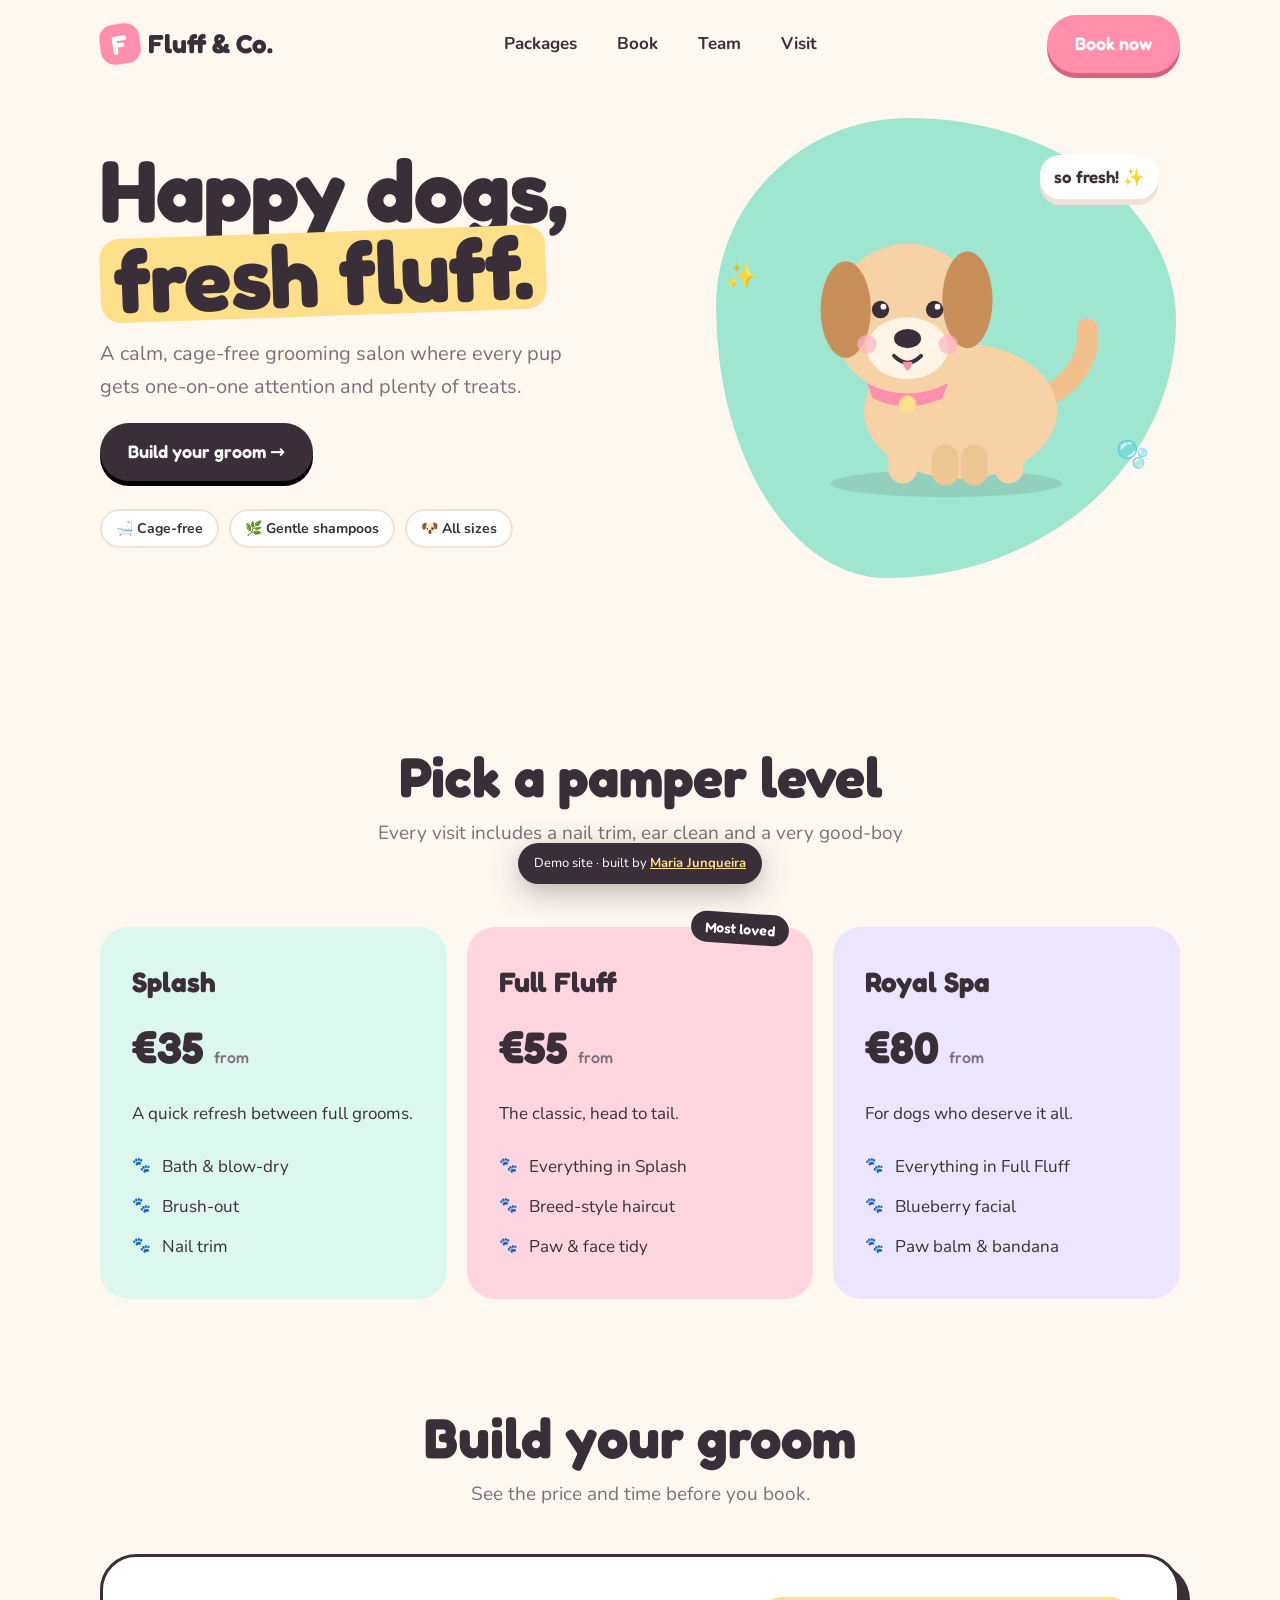
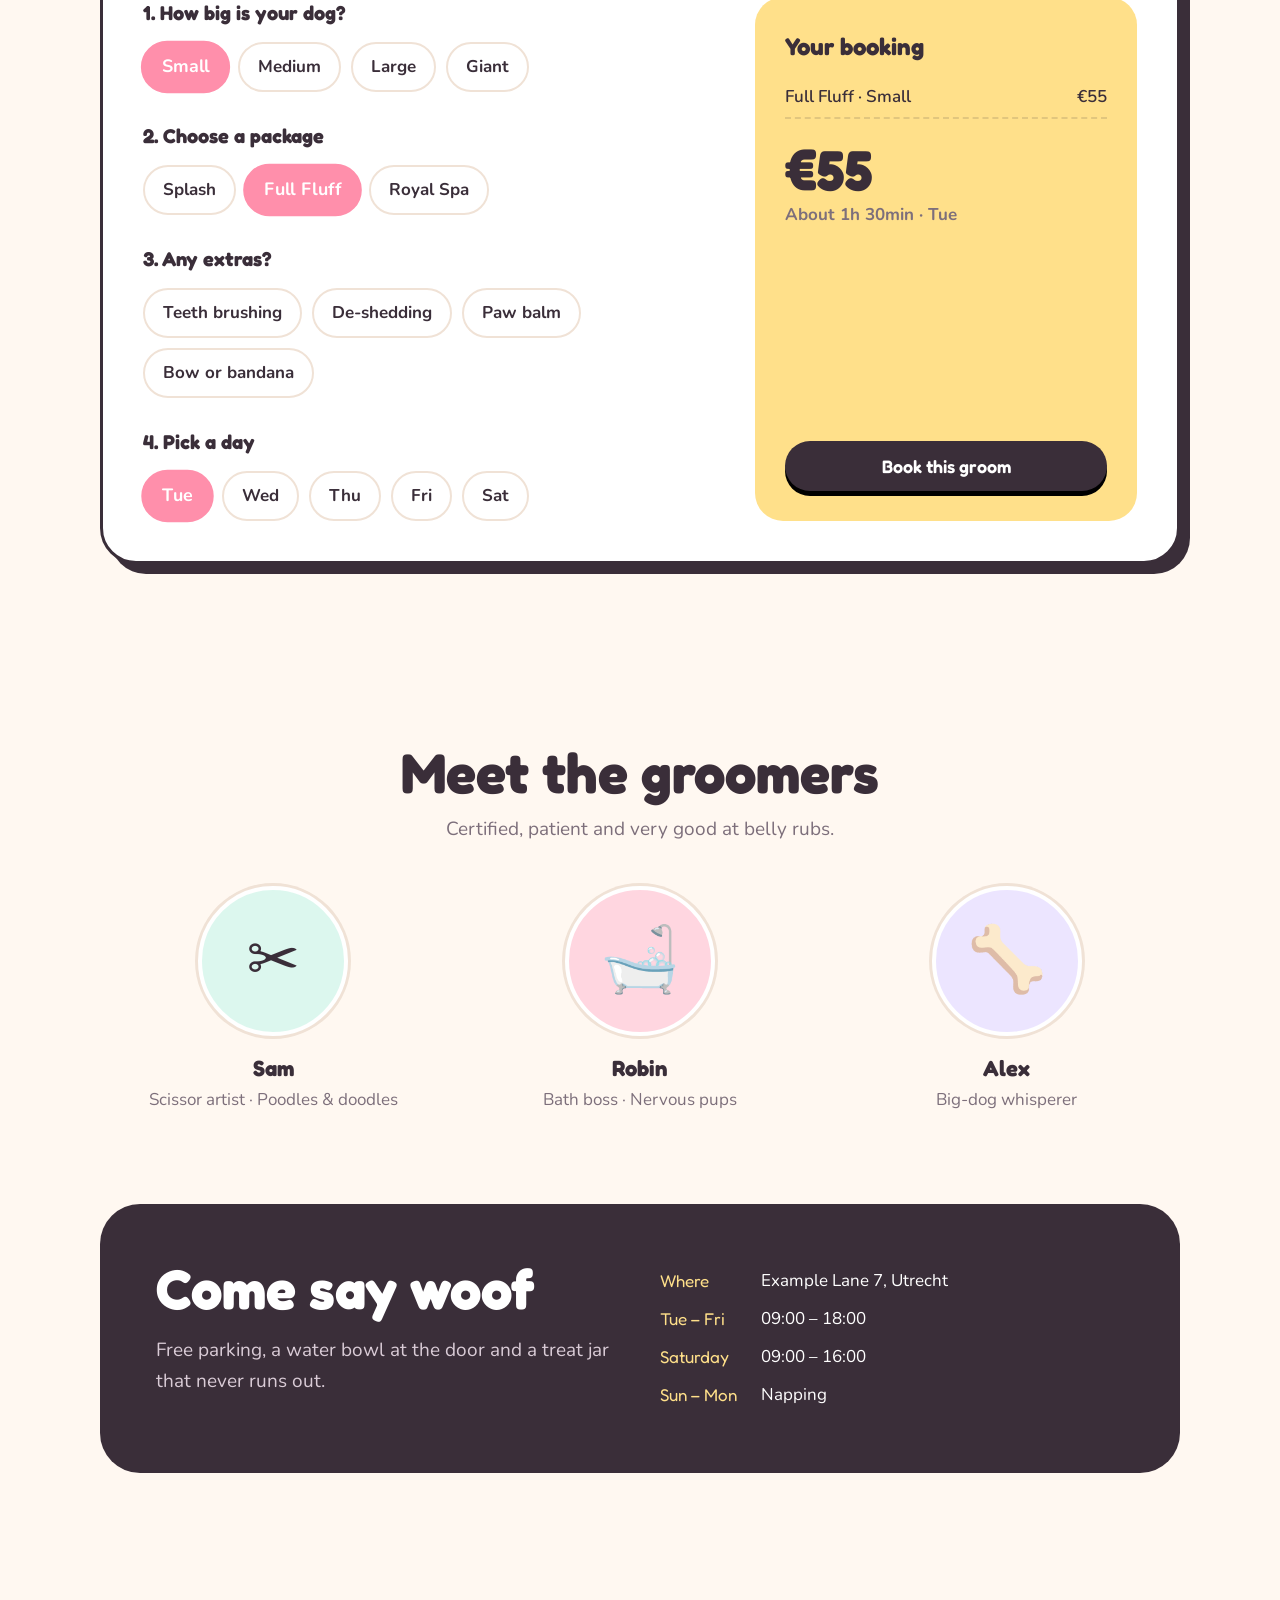
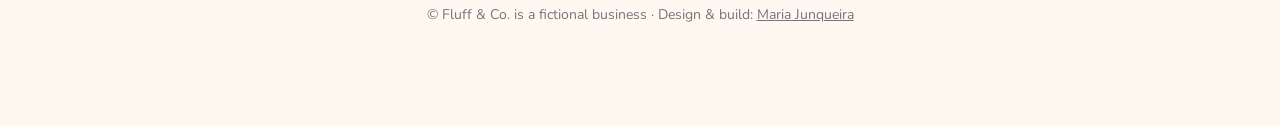
<file: demos/fluff/index.html>
<!doctype html>
<html lang="en"><head><meta charset="utf-8"><meta name="viewport" content="width=device-width,initial-scale=1">
<title>Fluff &amp; Co. — Dog grooming salon (demo)</title>
<meta name="description" content="Demo dog grooming website designed and built by Maria Junqueira.">
<meta name="robots" content="noindex">
<link rel="preconnect" href="https://fonts.googleapis.com"><link rel="preconnect" href="https://fonts.gstatic.com" crossorigin>
<link href="https://fonts.googleapis.com/css2?family=Fredoka:wght@500;600;700&family=Nunito:wght@400;600;700&display=swap" rel="stylesheet">
<style>
:root{--bg:#fff8f1;--pink:#ff8fab;--pink2:#ffd6e0;--mint:#9ee6cf;--mint2:#dcf7ee;--butter:#ffe08a;--lav:#c9b8ff;--ink:#3a2e39;--muted:#7d6f7b;--line:#f0e2d6;--r:28px;--fun:"Fredoka",system-ui,sans-serif}
*{box-sizing:border-box}html{scroll-behavior:smooth}
body{margin:0;background:var(--bg);color:var(--ink);font:17px/1.65 "Nunito",system-ui,sans-serif}
a{color:inherit}
.demo{position:fixed;bottom:16px;left:50%;transform:translateX(-50%);z-index:99;background:var(--ink);color:#fff;font-size:13px;padding:10px 16px;border-radius:999px;box-shadow:0 8px 30px rgba(58,46,57,.35);white-space:nowrap}
.demo a{font-weight:700;color:var(--butter)}
.wrap{max-width:1120px;margin:0 auto;padding:0 20px}
nav .wrap{display:flex;justify-content:space-between;align-items:center;height:88px}
.logo{font-family:var(--fun);font-weight:700;font-size:26px;text-decoration:none;display:flex;align-items:center;gap:8px}
.logo b{display:inline-grid;place-items:center;width:40px;height:40px;border-radius:14px;background:var(--pink);color:#fff;transform:rotate(-8deg)}
nav ul{display:flex;gap:8px;list-style:none;margin:0;padding:0}
nav ul a{text-decoration:none;font-weight:700;padding:8px 16px;border-radius:999px}
nav ul a:hover{background:var(--pink2)}
.btn{display:inline-block;font-family:var(--fun);font-weight:600;font-size:18px;padding:14px 28px;border-radius:999px;background:var(--ink);color:#fff;text-decoration:none;border:0;cursor:pointer;box-shadow:0 5px 0 #000;transition:transform .12s,box-shadow .12s}
.btn:hover{transform:translateY(2px);box-shadow:0 3px 0 #000}
.btn:active{transform:translateY(5px);box-shadow:none}
.btn.pink{background:var(--pink);box-shadow:0 5px 0 #d9637f}
.hero .wrap{display:grid;grid-template-columns:1.1fr .9fr;gap:40px;align-items:center;padding-top:30px;padding-bottom:80px}
h1{font-family:var(--fun);font-weight:700;font-size:clamp(48px,7vw,88px);line-height:.95;margin:0 0 22px;letter-spacing:-.01em}
h1 span{display:inline-block;background:var(--butter);padding:0 14px;border-radius:20px;transform:rotate(-2deg)}
.hero p{font-size:20px;color:var(--muted);max-width:480px}
.badges{display:flex;gap:10px;flex-wrap:wrap;margin-top:28px}
.badges span{background:#fff;border:2px solid var(--line);border-radius:999px;padding:6px 14px;font-weight:700;font-size:14px}
.stage{position:relative;aspect-ratio:1;max-width:460px;width:100%;margin:0 auto}
.blob{position:absolute;inset:0;background:var(--mint);border-radius:42% 58% 63% 37% / 41% 44% 56% 59%;animation:morph 9s ease-in-out infinite}
@keyframes morph{50%{border-radius:58% 42% 38% 62% / 55% 38% 62% 45%}}
.dog{position:absolute;inset:8%;width:84%;height:84%}
.dog .tail{transform-origin:310px 250px;animation:wag .35s ease-in-out infinite alternate}
@keyframes wag{from{transform:rotate(-14deg)}to{transform:rotate(18deg)}}
.dog .ear{transform-origin:center top;animation:ear 4s ease-in-out infinite}
@keyframes ear{0%,90%,100%{transform:none}95%{transform:rotate(-8deg)}}
.bubble{position:absolute;font-family:var(--fun);font-weight:600;background:#fff;border-radius:20px;padding:8px 14px;box-shadow:0 6px 0 var(--line);animation:bob 3s ease-in-out infinite}
@keyframes bob{50%{transform:translateY(-8px)}}
.sparkle{position:absolute;font-size:26px;animation:tw 2s ease-in-out infinite}
@keyframes tw{50%{transform:scale(.6) rotate(20deg);opacity:.5}}
section{padding:90px 0}
h2{font-family:var(--fun);font-weight:700;font-size:clamp(36px,5vw,56px);line-height:1;margin:0 0 14px}
.center{text-align:center}
.lead{color:var(--muted);font-size:19px;max-width:560px}
.center .lead{margin:0 auto}
.packs{display:grid;grid-template-columns:repeat(3,1fr);gap:20px;margin-top:46px}
.pack{border-radius:var(--r);padding:32px;position:relative;transition:transform .2s}
.pack:hover{transform:rotate(-1deg) translateY(-6px)}
.pack:nth-child(1){background:var(--mint2)}.pack:nth-child(2){background:var(--pink2)}.pack:nth-child(3){background:#ece5ff}
.pack h3{font-family:var(--fun);font-size:28px;margin:0}
.pack .pr{font-family:var(--fun);font-size:44px;font-weight:700;margin:6px 0 4px}
.pack .pr small{font-size:16px;color:var(--muted);font-weight:500}
.pack ul{padding:0;list-style:none;margin:18px 0 0}
.pack li{padding:6px 0 6px 30px;position:relative}
.pack li::before{content:"🐾";position:absolute;left:0;font-size:15px}
.tagpop{position:absolute;top:-14px;right:24px;background:var(--ink);color:#fff;font-family:var(--fun);font-weight:600;border-radius:999px;padding:4px 14px;font-size:14px;transform:rotate(4deg)}
.builder{background:#fff;border:3px solid var(--ink);border-radius:36px;padding:40px;display:grid;grid-template-columns:1.2fr .8fr;gap:40px;box-shadow:10px 10px 0 var(--ink)}
.q{margin-bottom:28px}
.q>b{font-family:var(--fun);font-size:20px;display:block;margin-bottom:12px}
.pills{display:flex;flex-wrap:wrap;gap:10px}
.pills input{position:absolute;opacity:0;pointer-events:none}
.pills label{border:2px solid var(--line);border-radius:999px;padding:9px 18px;font-weight:700;cursor:pointer;transition:all .15s;user-select:none}
.pills label:hover{border-color:var(--pink)}
.pills input:checked+label{background:var(--pink);border-color:var(--pink);color:#fff;transform:scale(1.05)}
.pills input:focus-visible+label{outline:3px solid var(--ink);outline-offset:2px}
.summary{background:var(--butter);border-radius:28px;padding:30px;display:flex;flex-direction:column}
.summary h3{font-family:var(--fun);font-size:24px;margin:0 0 10px}
.line{display:flex;justify-content:space-between;padding:6px 0;border-bottom:2px dashed rgba(58,46,57,.15);font-weight:600}
.total{font-family:var(--fun);font-size:56px;font-weight:700;line-height:1;margin:22px 0 4px}
.dur{color:var(--muted);font-weight:700;margin-bottom:22px}
.summary .btn{margin-top:auto;text-align:center}
.team{display:grid;grid-template-columns:repeat(3,1fr);gap:20px;margin-top:40px}
.mem{text-align:center}
.av{width:150px;height:150px;border-radius:50%;margin:0 auto 14px;display:grid;place-items:center;font-size:64px;border:4px solid #fff;box-shadow:0 0 0 3px var(--line)}
.mem h3{font-family:var(--fun);margin:0;font-size:22px}
.mem p{margin:0;color:var(--muted)}
.visit{background:var(--ink);color:#fff;border-radius:40px;padding:56px;display:grid;grid-template-columns:1fr 1fr;gap:40px;align-items:center}
.visit h2{color:#fff}.visit .lead{color:#d9cbd6}
.visit dl{display:grid;grid-template-columns:auto 1fr;gap:10px 24px;margin:0}
.visit dt{font-family:var(--fun);color:var(--butter)}
.visit dd{margin:0}
footer{padding:40px 0 100px;text-align:center;color:var(--muted);font-size:14px}
.toast{position:fixed;left:50%;top:24px;transform:translate(-50%,-120px);background:var(--ink);color:#fff;font-family:var(--fun);padding:14px 22px;border-radius:999px;transition:transform .35s cubic-bezier(.2,1.4,.4,1);z-index:100}
.toast.show{transform:translate(-50%,0)}
@media (max-width:860px){.hero .wrap,.builder,.visit{grid-template-columns:1fr}.packs,.team{grid-template-columns:1fr}nav ul{display:none}.builder{padding:26px;box-shadow:6px 6px 0 var(--ink)}.visit{padding:32px}}
@media (prefers-reduced-motion:reduce){*{animation:none!important;transition:none!important}}
</style></head><body>
<div class="demo">Demo site · built by <a href="../../index.html">Maria Junqueira</a></div>
<div class="toast" id="toast" role="status"></div>
<nav><div class="wrap"><a class="logo" href="#"><b>F</b>Fluff &amp; Co.</a>
<ul><li><a href="#packages">Packages</a></li><li><a href="#book">Book</a></li><li><a href="#team">Team</a></li><li><a href="#visit">Visit</a></li></ul>
<a class="btn pink" href="#book">Book now</a></div></nav>

<header class="hero"><div class="wrap">
  <div>
    <h1>Happy dogs,<br><span>fresh fluff.</span></h1>
    <p>A calm, cage-free grooming salon where every pup gets one-on-one attention and plenty of treats.</p>
    <a class="btn" href="#book">Build your groom →</a>
    <div class="badges"><span>🛁 Cage-free</span><span>🌿 Gentle shampoos</span><span>🐶 All sizes</span></div>
  </div>
  <div class="stage" aria-hidden="true">
    <div class="blob"></div>
    <svg class="dog" viewBox="0 0 400 400">
      <ellipse cx="200" cy="340" rx="120" ry="14" fill="#3a2e39" opacity=".12"/>
      <path class="tail" d="M300 250c30-10 50-40 46-70" stroke="#f1c08a" stroke-width="22" stroke-linecap="round" fill="none"/>
      <ellipse cx="215" cy="265" rx="100" ry="70" fill="#f6d2a6"/>
      <rect x="140" y="290" width="30" height="50" rx="15" fill="#f6d2a6"/><rect x="250" y="290" width="30" height="50" rx="15" fill="#f6d2a6"/>
      <rect x="185" y="300" width="28" height="42" rx="14" fill="#efc493"/><rect x="215" y="300" width="28" height="42" rx="14" fill="#efc493"/>
      <circle cx="160" cy="170" r="78" fill="#f6d2a6"/>
      <ellipse class="ear" cx="96" cy="160" rx="26" ry="50" fill="#c98f5a"/>
      <ellipse class="ear" cx="222" cy="150" rx="26" ry="50" fill="#c98f5a" style="animation-delay:.2s"/>
      <ellipse cx="160" cy="200" rx="42" ry="32" fill="#fff4e6"/>
      <circle cx="132" cy="160" r="9" fill="#3a2e39"/><circle cx="188" cy="160" r="9" fill="#3a2e39"/>
      <circle cx="135" cy="157" r="3" fill="#fff"/><circle cx="191" cy="157" r="3" fill="#fff"/>
      <ellipse cx="160" cy="190" rx="14" ry="10" fill="#3a2e39"/>
      <path d="M146 208q14 14 28 0" stroke="#3a2e39" stroke-width="4" fill="none" stroke-linecap="round"/>
      <path d="M155 214q5 18 10 0z" fill="#ff8fab"/>
      <circle cx="118" cy="196" r="10" fill="#ffb3c6" opacity=".7"/><circle cx="202" cy="196" r="10" fill="#ffb3c6" opacity=".7"/>
      <path d="M118 236q42 22 84 0l-6 16q-36 16-72 0z" fill="#ff8fab"/><circle cx="160" cy="258" r="9" fill="#ffe08a"/>
    </svg>
    <div class="bubble" style="top:8%;right:4%">so fresh! ✨</div>
    <div class="sparkle" style="top:30%;left:2%">✨</div>
    <div class="sparkle" style="bottom:22%;right:6%;animation-delay:.7s">🫧</div>
  </div>
</div></header>

<section id="packages"><div class="wrap">
  <div class="center"><h2>Pick a pamper level</h2><p class="lead">Every visit includes a nail trim, ear clean and a very good-boy certificate.</p></div>
  <div class="packs">
    <div class="pack"><h3>Splash</h3><div class="pr">€35 <small>from</small></div><p class="muted">A quick refresh between full grooms.</p><ul><li>Bath &amp; blow-dry</li><li>Brush-out</li><li>Nail trim</li></ul></div>
    <div class="pack"><span class="tagpop">Most loved</span><h3>Full Fluff</h3><div class="pr">€55 <small>from</small></div><p class="muted">The classic, head to tail.</p><ul><li>Everything in Splash</li><li>Breed-style haircut</li><li>Paw &amp; face tidy</li></ul></div>
    <div class="pack"><h3>Royal Spa</h3><div class="pr">€80 <small>from</small></div><p class="muted">For dogs who deserve it all.</p><ul><li>Everything in Full Fluff</li><li>Blueberry facial</li><li>Paw balm &amp; bandana</li></ul></div>
  </div>
</div></section>

<section id="book" style="padding-top:20px"><div class="wrap">
  <div class="center" style="margin-bottom:44px"><h2>Build your groom</h2><p class="lead">See the price and time before you book.</p></div>
  <form class="builder" id="b">
    <div>
      <div class="q"><b>1. How big is your dog?</b><div class="pills" data-name="size"></div></div>
      <div class="q"><b>2. Choose a package</b><div class="pills" data-name="pack"></div></div>
      <div class="q"><b>3. Any extras?</b><div class="pills" data-name="extra" data-multi></div></div>
      <div class="q" style="margin:0"><b>4. Pick a day</b><div class="pills" data-name="day"></div></div>
    </div>
    <div class="summary">
      <h3>Your booking</h3>
      <div id="lines"></div>
      <div class="total" id="total" aria-live="polite">€0</div>
      <div class="dur" id="dur"></div>
      <button class="btn" type="submit">Book this groom</button>
    </div>
  </form>
</div></section>

<section id="team"><div class="wrap center">
  <h2>Meet the groomers</h2><p class="lead">Certified, patient and very good at belly rubs.</p>
  <div class="team">
    <div class="mem"><div class="av" style="background:var(--mint2)">✂️</div><h3>Sam</h3><p>Scissor artist · Poodles &amp; doodles</p></div>
    <div class="mem"><div class="av" style="background:var(--pink2)">🛁</div><h3>Robin</h3><p>Bath boss · Nervous pups</p></div>
    <div class="mem"><div class="av" style="background:#ece5ff">🦴</div><h3>Alex</h3><p>Big-dog whisperer</p></div>
  </div>
</div></section>

<section id="visit" style="padding-top:0"><div class="wrap">
  <div class="visit">
    <div><h2>Come say woof</h2><p class="lead">Free parking, a water bowl at the door and a treat jar that never runs out.</p></div>
    <dl><dt>Where</dt><dd>Example Lane 7, Utrecht</dd><dt>Tue – Fri</dt><dd>09:00 – 18:00</dd><dt>Saturday</dt><dd>09:00 – 16:00</dd><dt>Sun – Mon</dt><dd>Napping</dd></dl>
  </div>
</div></section>

<footer>© Fluff &amp; Co. is a fictional business · Design &amp; build: <a href="../../index.html">Maria Junqueira</a></footer>

<script>
const data={
  size:[["s","Small",1,0,"🐕 Small"],["m","Medium",1.25,15,"Medium"],["l","Large",1.6,30,"Large"],["xl","Giant",2,45,"Giant"]],
  pack:[["splash","Splash",35,45],["full","Full Fluff",55,90],["royal","Royal Spa",80,120]],
  extra:[["teeth","Teeth brushing",8,10],["deshed","De-shedding",15,20],["paw","Paw balm",6,5],["bow","Bow or bandana",3,0]],
  day:[["tue","Tue"],["wed","Wed"],["thu","Thu"],["fri","Fri"],["sat","Sat"]]};
const form=document.getElementById("b");
form.querySelectorAll(".pills").forEach(p=>{const n=p.dataset.name,multi="multi" in p.dataset;
  data[n].forEach((o,i)=>p.insertAdjacentHTML("beforeend",`<input type="${multi?"checkbox":"radio"}" name="${n}" id="${n}-${o[0]}" value="${i}" ${!multi&&i===(n==="pack"?1:0)?"checked":""}><label for="${n}-${o[0]}">${o[1]}</label>`))});
const update=()=>{const g=n=>data[n][form.querySelector(`[name=${n}]:checked`).value];
  const s=g("size"),pk=g("pack"),ex=[...form.querySelectorAll("[name=extra]:checked")].map(e=>data.extra[e.value]);
  const base=Math.round(pk[2]*s[2]);let total=base,mins=pk[3]+s[3];
  let html=`<div class="line"><span>${pk[1]} · ${s[1]}</span><span>€${base}</span></div>`;
  ex.forEach(e=>{total+=e[2];mins+=e[3];html+=`<div class="line"><span>${e[1]}</span><span>€${e[2]}</span></div>`});
  document.getElementById("lines").innerHTML=html;
  document.getElementById("total").textContent="€"+total;
  document.getElementById("dur").textContent=`About ${Math.floor(mins/60)?Math.floor(mins/60)+"h ":""}${mins%60?mins%60+"min":""} · ${g("day")[1]}`};
form.addEventListener("change",update);update();
form.onsubmit=e=>{e.preventDefault();const t=document.getElementById("toast");t.textContent="🐾 Booked! (Demo: nothing was sent.)";t.classList.add("show");setTimeout(()=>t.classList.remove("show"),2600)};
</script>
</body></html>
</file>
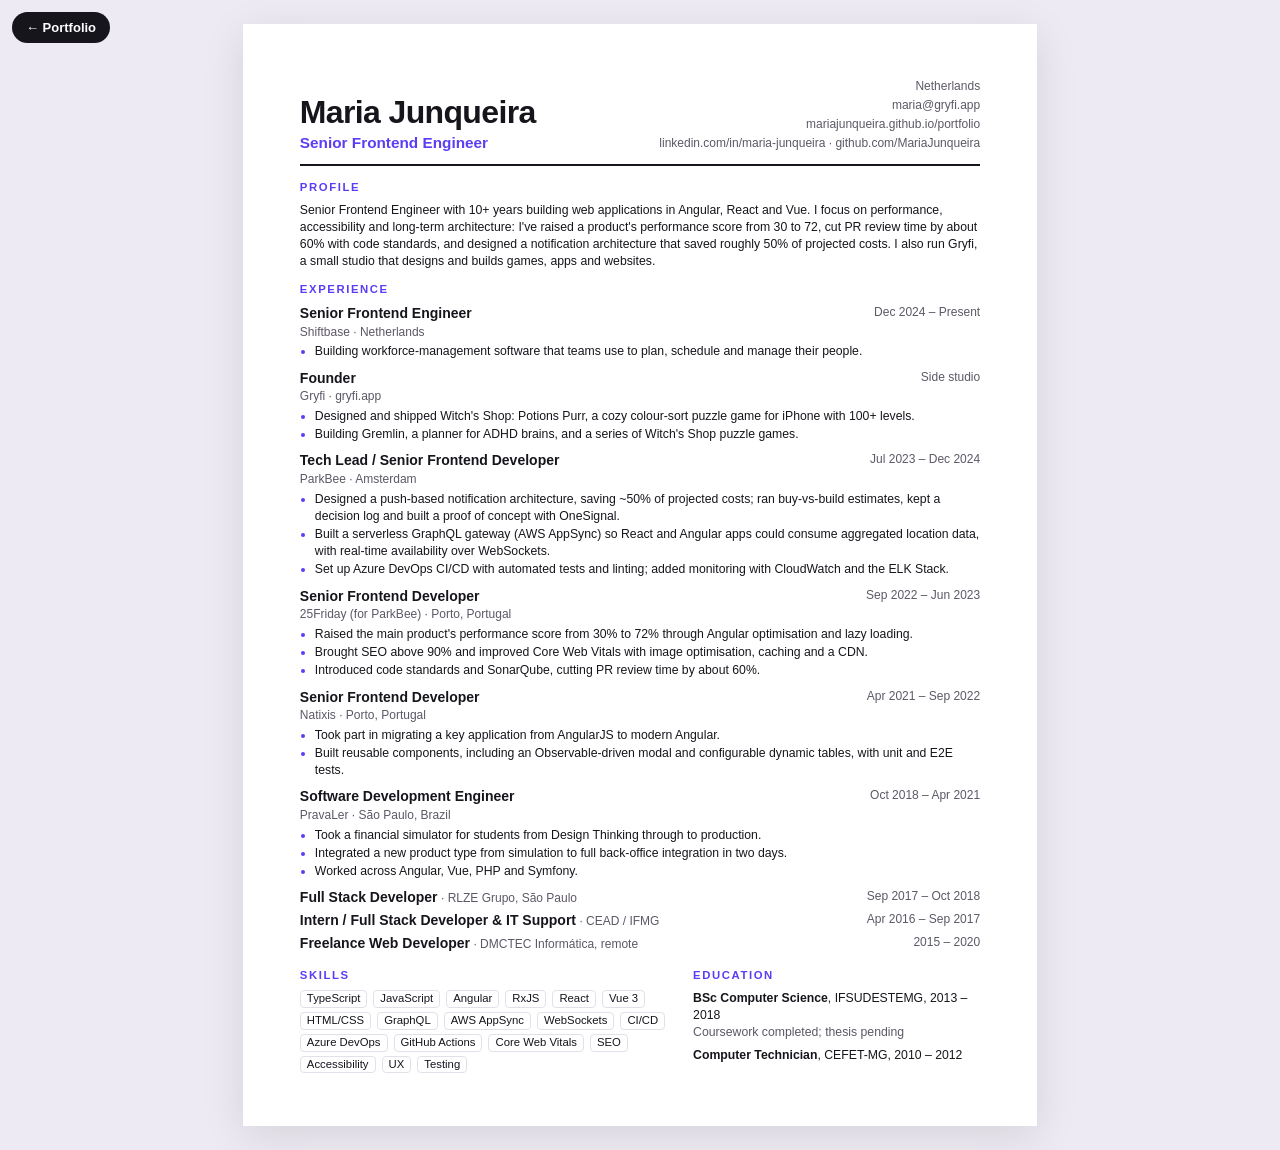
<file: cv.html>
<!doctype html>
<html lang="en"><head><meta charset="utf-8"><meta name="viewport" content="width=device-width,initial-scale=1">
<title>Maria Junqueira — CV</title>
<meta name="description" content="CV of Maria Junqueira, Senior Frontend Engineer.">
<style>
@page{size:A4;margin:11mm 14mm}
:root{--ink:#17151c;--muted:#5d5866;--accent:#5b3df5;--line:#e4e0ea}
*{box-sizing:border-box}
body{margin:0;color:var(--ink);font:9.2pt/1.4 "Inter","Helvetica Neue",Arial,sans-serif;background:#fff}
.page{max-width:210mm;margin:0 auto;padding:0}
@media screen{body{background:#eeeaf3}.page{background:#fff;padding:14mm 15mm;margin:24px auto;box-shadow:0 10px 40px rgba(0,0,0,.1)}}
header{display:flex;justify-content:space-between;align-items:flex-end;gap:20px;padding-bottom:10px;border-bottom:2px solid var(--ink);margin-bottom:14px}
h1{font-size:24pt;line-height:1;margin:0 0 4px;letter-spacing:-.02em}
.role{color:var(--accent);font-weight:600;font-size:11.5pt}
.contact{text-align:right;font-size:9pt;color:var(--muted);line-height:1.6}
.contact a{color:inherit;text-decoration:none}
h2{font-size:8.5pt;text-transform:uppercase;letter-spacing:.14em;color:var(--accent);margin:12px 0 6px}
p{margin:0 0 6px}
.job{margin-bottom:8px;break-inside:avoid}
.job-h .o{color:var(--muted);font-size:9pt;white-space:normal}
.job-h{display:flex;justify-content:space-between;gap:12px}
.job-h b{font-size:10.5pt}
.job-h span{color:var(--muted);font-size:9pt;white-space:nowrap}
.org{color:var(--muted);font-size:9pt;margin-bottom:3px}
ul{margin:2px 0 0;padding-left:15px}
li{margin-bottom:1px}
li::marker{color:var(--accent)}
.skills{display:flex;flex-wrap:wrap;gap:4px 6px}
.skills span{border:1px solid var(--line);border-radius:4px;padding:0 6px;font-size:8.5pt}
.two{display:grid;grid-template-columns:1.3fr 1fr;gap:20px}
.earlier .job{margin-bottom:3px}
@media screen and (max-width:800px){.page{padding:56px 18px 24px;margin:0}header{flex-direction:column;align-items:flex-start}.contact{text-align:left}.two{grid-template-columns:1fr}.job-h{flex-wrap:wrap}}
.back{position:fixed;top:12px;left:12px;font:600 13px sans-serif;background:var(--ink);color:#fff;padding:8px 14px;border-radius:999px;text-decoration:none}
@media print{.back{display:none}}
</style></head><body>
<a class="back" href="index.html">← Portfolio</a>
<div class="page">
<header>
  <div><h1>Maria Junqueira</h1><div class="role">Senior Frontend Engineer</div></div>
  <div class="contact">Netherlands<br><a href="mailto:maria@gryfi.app">maria@gryfi.app</a><br><a href="https://mariajunqueira.github.io/portfolio/">mariajunqueira.github.io/portfolio</a><br><a href="https://www.linkedin.com/in/maria-junqueira">linkedin.com/in/maria-junqueira</a> · <a href="https://github.com/MariaJunqueira">github.com/MariaJunqueira</a></div>
</header>

<h2>Profile</h2>
<p>Senior Frontend Engineer with 10+ years building web applications in Angular, React and Vue. I focus on performance, accessibility and long-term architecture: I've raised a product's performance score from 30 to 72, cut PR review time by about 60% with code standards, and designed a notification architecture that saved roughly 50% of projected costs. I also run Gryfi, a small studio that designs and builds games, apps and websites.</p>

<h2>Experience</h2>
<div class="job"><div class="job-h"><b>Senior Frontend Engineer</b><span>Dec 2024 – Present</span></div><div class="org">Shiftbase · Netherlands</div>
<ul><li>Building workforce-management software that teams use to plan, schedule and manage their people.</li></ul></div>

<div class="job"><div class="job-h"><b>Founder</b><span>Side studio</span></div><div class="org">Gryfi · gryfi.app</div>
<ul><li>Designed and shipped Witch's Shop: Potions Purr, a cozy colour-sort puzzle game for iPhone with 100+ levels.</li><li>Building Gremlin, a planner for ADHD brains, and a series of Witch's Shop puzzle games.</li></ul></div>

<div class="job"><div class="job-h"><b>Tech Lead / Senior Frontend Developer</b><span>Jul 2023 – Dec 2024</span></div><div class="org">ParkBee · Amsterdam</div>
<ul><li>Designed a push-based notification architecture, saving ~50% of projected costs; ran buy-vs-build estimates, kept a decision log and built a proof of concept with OneSignal.</li>
<li>Built a serverless GraphQL gateway (AWS AppSync) so React and Angular apps could consume aggregated location data, with real-time availability over WebSockets.</li>
<li>Set up Azure DevOps CI/CD with automated tests and linting; added monitoring with CloudWatch and the ELK Stack.</li></ul></div>

<div class="job"><div class="job-h"><b>Senior Frontend Developer</b><span>Sep 2022 – Jun 2023</span></div><div class="org">25Friday (for ParkBee) · Porto, Portugal</div>
<ul><li>Raised the main product's performance score from 30% to 72% through Angular optimisation and lazy loading.</li>
<li>Brought SEO above 90% and improved Core Web Vitals with image optimisation, caching and a CDN.</li>
<li>Introduced code standards and SonarQube, cutting PR review time by about 60%.</li></ul></div>

<div class="job"><div class="job-h"><b>Senior Frontend Developer</b><span>Apr 2021 – Sep 2022</span></div><div class="org">Natixis · Porto, Portugal</div>
<ul><li>Took part in migrating a key application from AngularJS to modern Angular.</li>
<li>Built reusable components, including an Observable-driven modal and configurable dynamic tables, with unit and E2E tests.</li></ul></div>

<div class="job"><div class="job-h"><b>Software Development Engineer</b><span>Oct 2018 – Apr 2021</span></div><div class="org">PravaLer · São Paulo, Brazil</div>
<ul><li>Took a financial simulator for students from Design Thinking through to production.</li>
<li>Integrated a new product type from simulation to full back-office integration in two days.</li>
<li>Worked across Angular, Vue, PHP and Symfony.</li></ul></div>

<div class="earlier">
<div class="job"><div class="job-h"><div><b>Full Stack Developer</b> <span class="o">· RLZE Grupo, São Paulo</span></div><span>Sep 2017 – Oct 2018</span></div></div>
<div class="job"><div class="job-h"><div><b>Intern / Full Stack Developer &amp; IT Support</b> <span class="o">· CEAD / IFMG</span></div><span>Apr 2016 – Sep 2017</span></div></div>
<div class="job"><div class="job-h"><div><b>Freelance Web Developer</b> <span class="o">· DMCTEC Informática, remote</span></div><span>2015 – 2020</span></div></div>
</div>

<div class="two">
<div><h2>Skills</h2><div class="skills"><span>TypeScript</span><span>JavaScript</span><span>Angular</span><span>RxJS</span><span>React</span><span>Vue 3</span><span>HTML/CSS</span><span>GraphQL</span><span>AWS AppSync</span><span>WebSockets</span><span>CI/CD</span><span>Azure DevOps</span><span>GitHub Actions</span><span>Core Web Vitals</span><span>SEO</span><span>Accessibility</span><span>UX</span><span>Testing</span></div></div>
<div><h2>Education</h2>
<p><b>BSc Computer Science</b>, IFSUDESTEMG, 2013 – 2018<br><span style="color:var(--muted)">Coursework completed; thesis pending</span></p>
<p><b>Computer Technician</b>, CEFET-MG, 2010 – 2012</p></div>
</div>
</div>
</body></html>
</file>
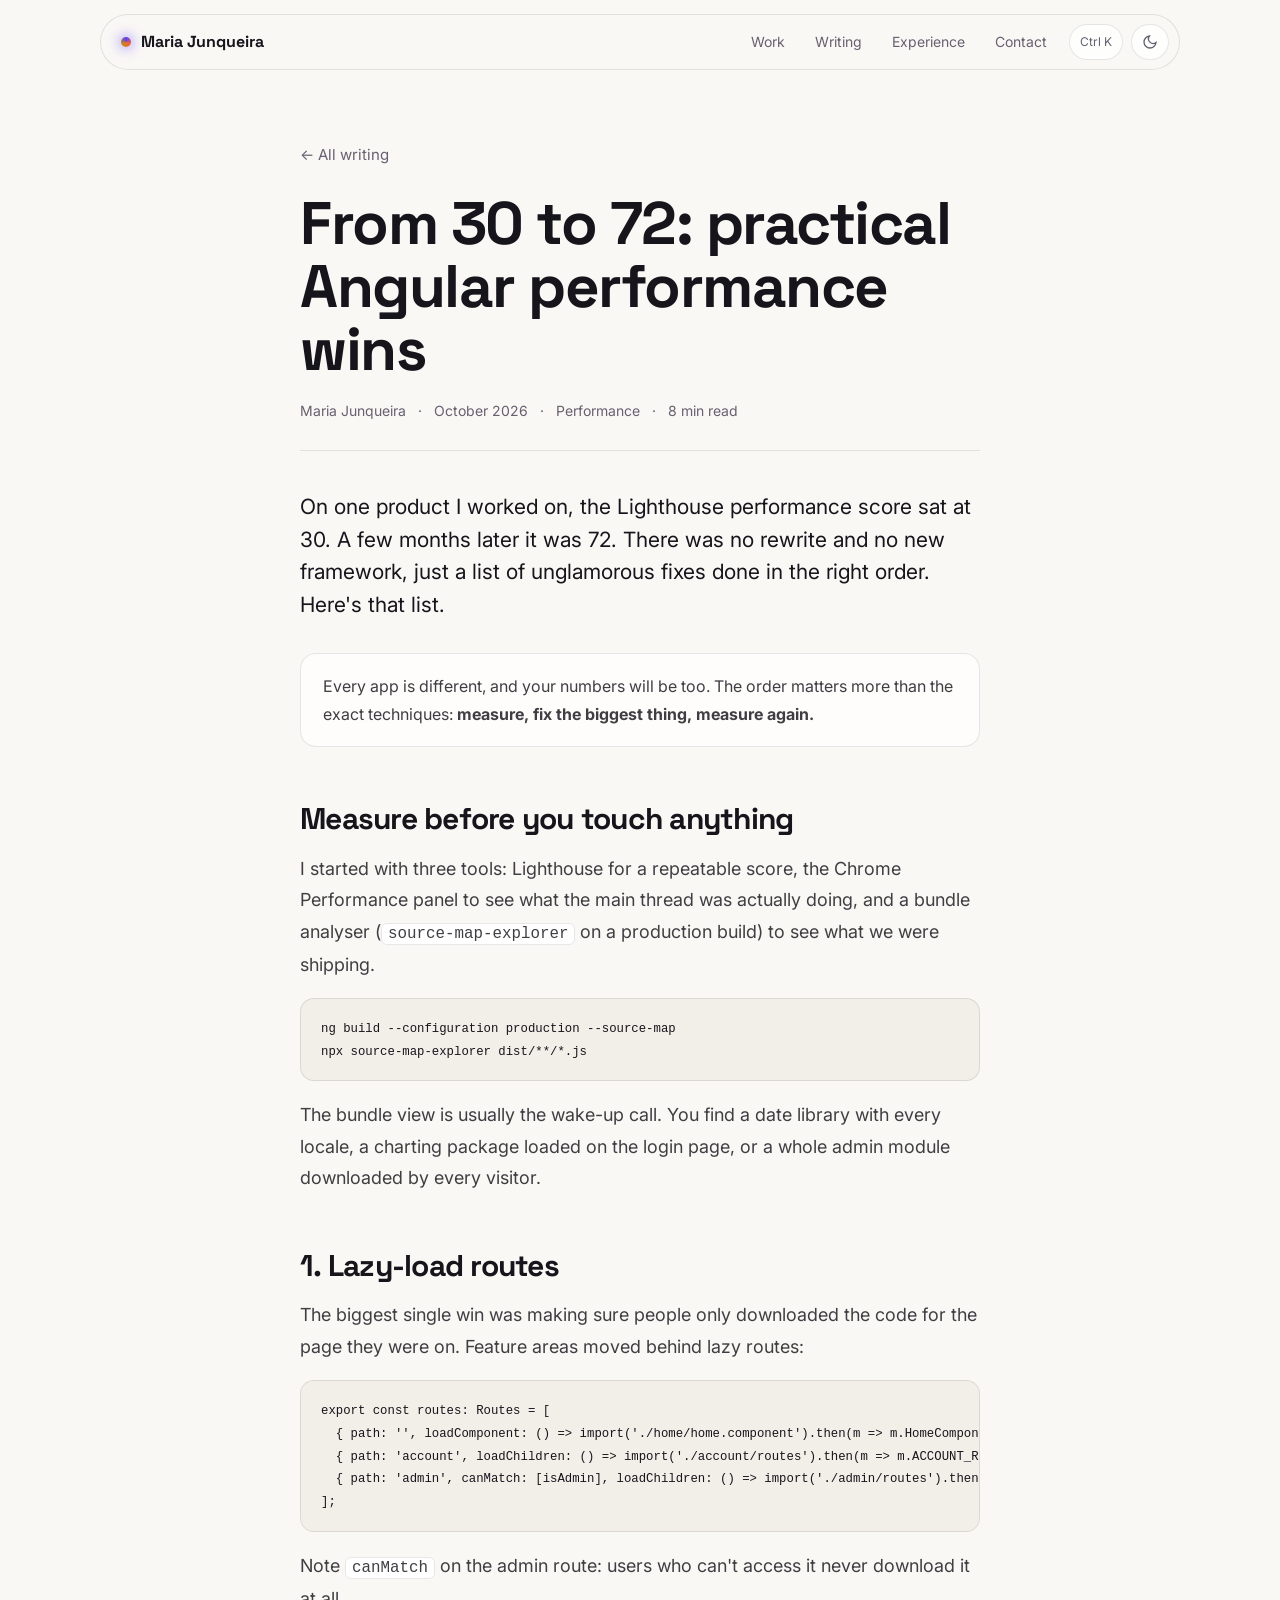
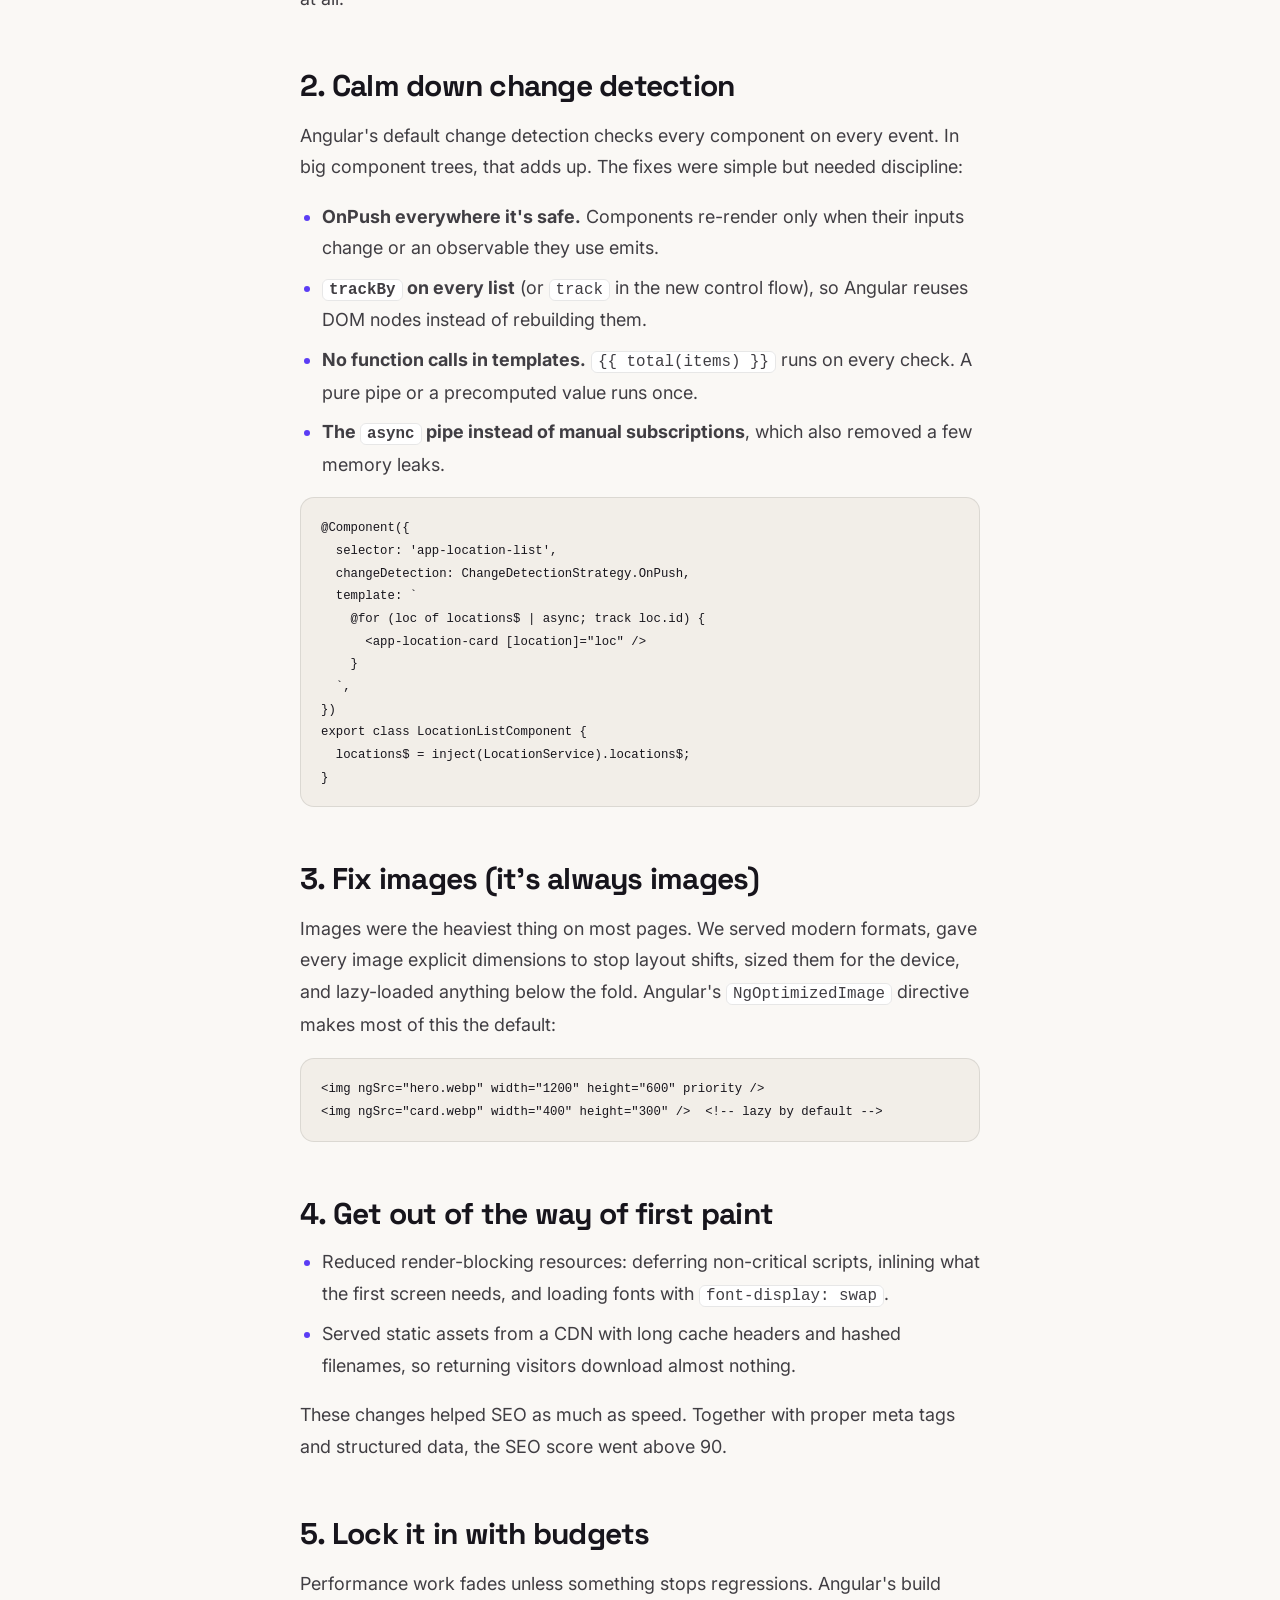
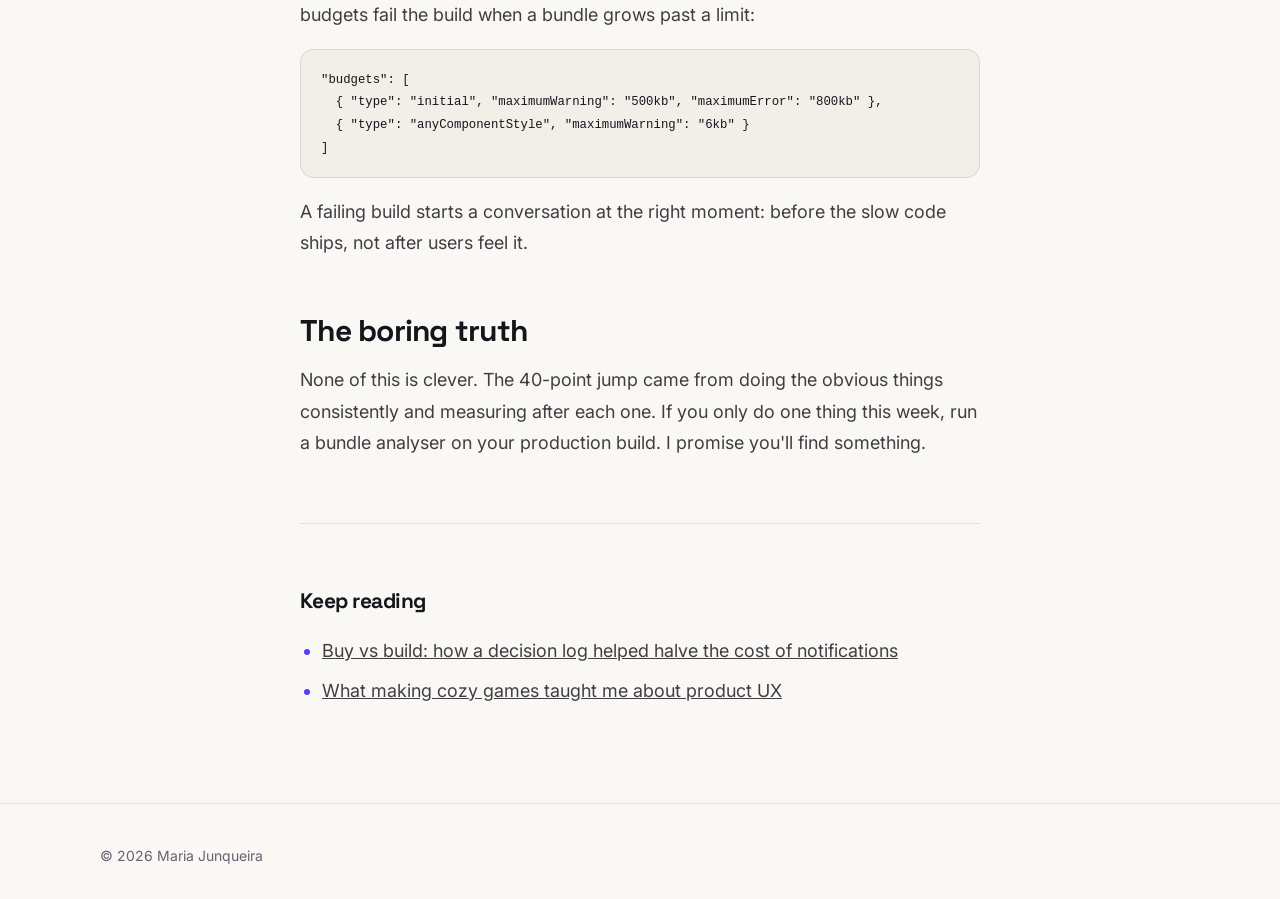
<file: blog/angular-performance.html>
<!doctype html>
<html lang="en"><head><meta charset="utf-8"><meta name="viewport" content="width=device-width,initial-scale=1">
<title>From 30 to 72: practical Angular performance wins — Maria Junqueira</title><meta name="description" content="Lazy loading, smarter change detection and a few boring fixes that moved a real product&#x27;s performance score by more than 40 points.">
<meta property="og:title" content="From 30 to 72: practical Angular performance wins"><meta property="og:description" content="Lazy loading, smarter change detection and a few boring fixes that moved a real product&#x27;s performance score by more than 40 points.">
<link rel="preconnect" href="https://fonts.googleapis.com"><link rel="preconnect" href="https://fonts.gstatic.com" crossorigin>
<link href="https://fonts.googleapis.com/css2?family=Inter:wght@400;500;600&family=Space+Grotesk:wght@500;600;700&display=swap" rel="stylesheet">
<script>try{var t=localStorage.getItem("theme");if(t)document.documentElement.dataset.theme=t}catch(e){}</script><link rel="stylesheet" href="../assets/styles.css?v=11"></head><body data-base="../">
<div class="progress" aria-hidden="true"></div>
<header class="nav"><div class="wrap"><a class="brand" href="../index.html">Maria Junqueira</a>
<nav><a class="hm" href="../index.html#work">Work</a><a href="./">Writing</a><a class="hm" href="../index.html#experience">Experience</a><a href="../index.html#contact">Contact</a><button class="icon-btn" id="k" type="button" aria-label="Open command palette"><kbd>⌘K</kbd></button><button class="icon-btn" id="theme" type="button" aria-label="Toggle theme"></button></nav></div></header>
<main><article class="article">
<a class="back" href="./">← All writing</a>
<h1>From 30 to 72: practical Angular performance wins</h1>
<div class="meta-line"><span>Maria Junqueira</span><span>·</span><span>October 2026</span><span>·</span><span>Performance</span><span>·</span><span>8 min read</span></div>

<p class="intro">On one product I worked on, the Lighthouse performance score sat at 30. A few months later it was 72. There was no rewrite and no new framework, just a list of unglamorous fixes done in the right order. Here's that list.</p>

<div class="callout"><p>Every app is different, and your numbers will be too. The order matters more than the exact techniques: <b>measure, fix the biggest thing, measure again.</b></p></div>

<h2>Measure before you touch anything</h2>
<p>I started with three tools: Lighthouse for a repeatable score, the Chrome Performance panel to see what the main thread was actually doing, and a bundle analyser (<code>source-map-explorer</code> on a production build) to see what we were shipping.</p>
<pre><code>ng build --configuration production --source-map
npx source-map-explorer dist/**/*.js</code></pre>
<p>The bundle view is usually the wake-up call. You find a date library with every locale, a charting package loaded on the login page, or a whole admin module downloaded by every visitor.</p>

<h2>1. Lazy-load routes</h2>
<p>The biggest single win was making sure people only downloaded the code for the page they were on. Feature areas moved behind lazy routes:</p>
<pre><code>export const routes: Routes = [
  { path: '', loadComponent: () => import('./home/home.component').then(m => m.HomeComponent) },
  { path: 'account', loadChildren: () => import('./account/routes').then(m => m.ACCOUNT_ROUTES) },
  { path: 'admin', canMatch: [isAdmin], loadChildren: () => import('./admin/routes').then(m => m.ADMIN_ROUTES) },
];</code></pre>
<p>Note <code>canMatch</code> on the admin route: users who can't access it never download it at all.</p>

<h2>2. Calm down change detection</h2>
<p>Angular's default change detection checks every component on every event. In big component trees, that adds up. The fixes were simple but needed discipline:</p>
<ul>
<li><b>OnPush everywhere it's safe.</b> Components re-render only when their inputs change or an observable they use emits.</li>
<li><b><code>trackBy</code> on every list</b> (or <code>track</code> in the new control flow), so Angular reuses DOM nodes instead of rebuilding them.</li>
<li><b>No function calls in templates.</b> <code>{{ total(items) }}</code> runs on every check. A pure pipe or a precomputed value runs once.</li>
<li><b>The <code>async</code> pipe instead of manual subscriptions</b>, which also removed a few memory leaks.</li>
</ul>
<pre><code>@Component({
  selector: 'app-location-list',
  changeDetection: ChangeDetectionStrategy.OnPush,
  template: `
    @for (loc of locations$ | async; track loc.id) {
      &lt;app-location-card [location]="loc" /&gt;
    }
  `,
})
export class LocationListComponent {
  locations$ = inject(LocationService).locations$;
}</code></pre>

<h2>3. Fix images (it's always images)</h2>
<p>Images were the heaviest thing on most pages. We served modern formats, gave every image explicit dimensions to stop layout shifts, sized them for the device, and lazy-loaded anything below the fold. Angular's <code>NgOptimizedImage</code> directive makes most of this the default:</p>
<pre><code>&lt;img ngSrc="hero.webp" width="1200" height="600" priority /&gt;
&lt;img ngSrc="card.webp" width="400" height="300" /&gt;  &lt;!-- lazy by default --&gt;</code></pre>

<h2>4. Get out of the way of first paint</h2>
<ul>
<li>Reduced render-blocking resources: deferring non-critical scripts, inlining what the first screen needs, and loading fonts with <code>font-display: swap</code>.</li>
<li>Served static assets from a CDN with long cache headers and hashed filenames, so returning visitors download almost nothing.</li>
</ul>
<p>These changes helped SEO as much as speed. Together with proper meta tags and structured data, the SEO score went above 90.</p>

<h2>5. Lock it in with budgets</h2>
<p>Performance work fades unless something stops regressions. Angular's build budgets fail the build when a bundle grows past a limit:</p>
<pre><code>"budgets": [
  { "type": "initial", "maximumWarning": "500kb", "maximumError": "800kb" },
  { "type": "anyComponentStyle", "maximumWarning": "6kb" }
]</code></pre>
<p>A failing build starts a conversation at the right moment: before the slow code ships, not after users feel it.</p>

<h2>The boring truth</h2>
<p>None of this is clever. The 40-point jump came from doing the obvious things consistently and measuring after each one. If you only do one thing this week, run a bundle analyser on your production build. I promise you'll find something.</p>

<div class="more"><h3>Keep reading</h3><ul><li><a href="buy-vs-build.html">Buy vs build: how a decision log helped halve the cost of notifications</a></li><li><a href="cozy-games-ux.html">What making cozy games taught me about product UX</a></li></ul></div>
</article></main>
<footer><div class="wrap">© 2026 Maria Junqueira</div></footer>
<script src="../assets/main.js?v=11" defer></script>
</body></html>
</file>
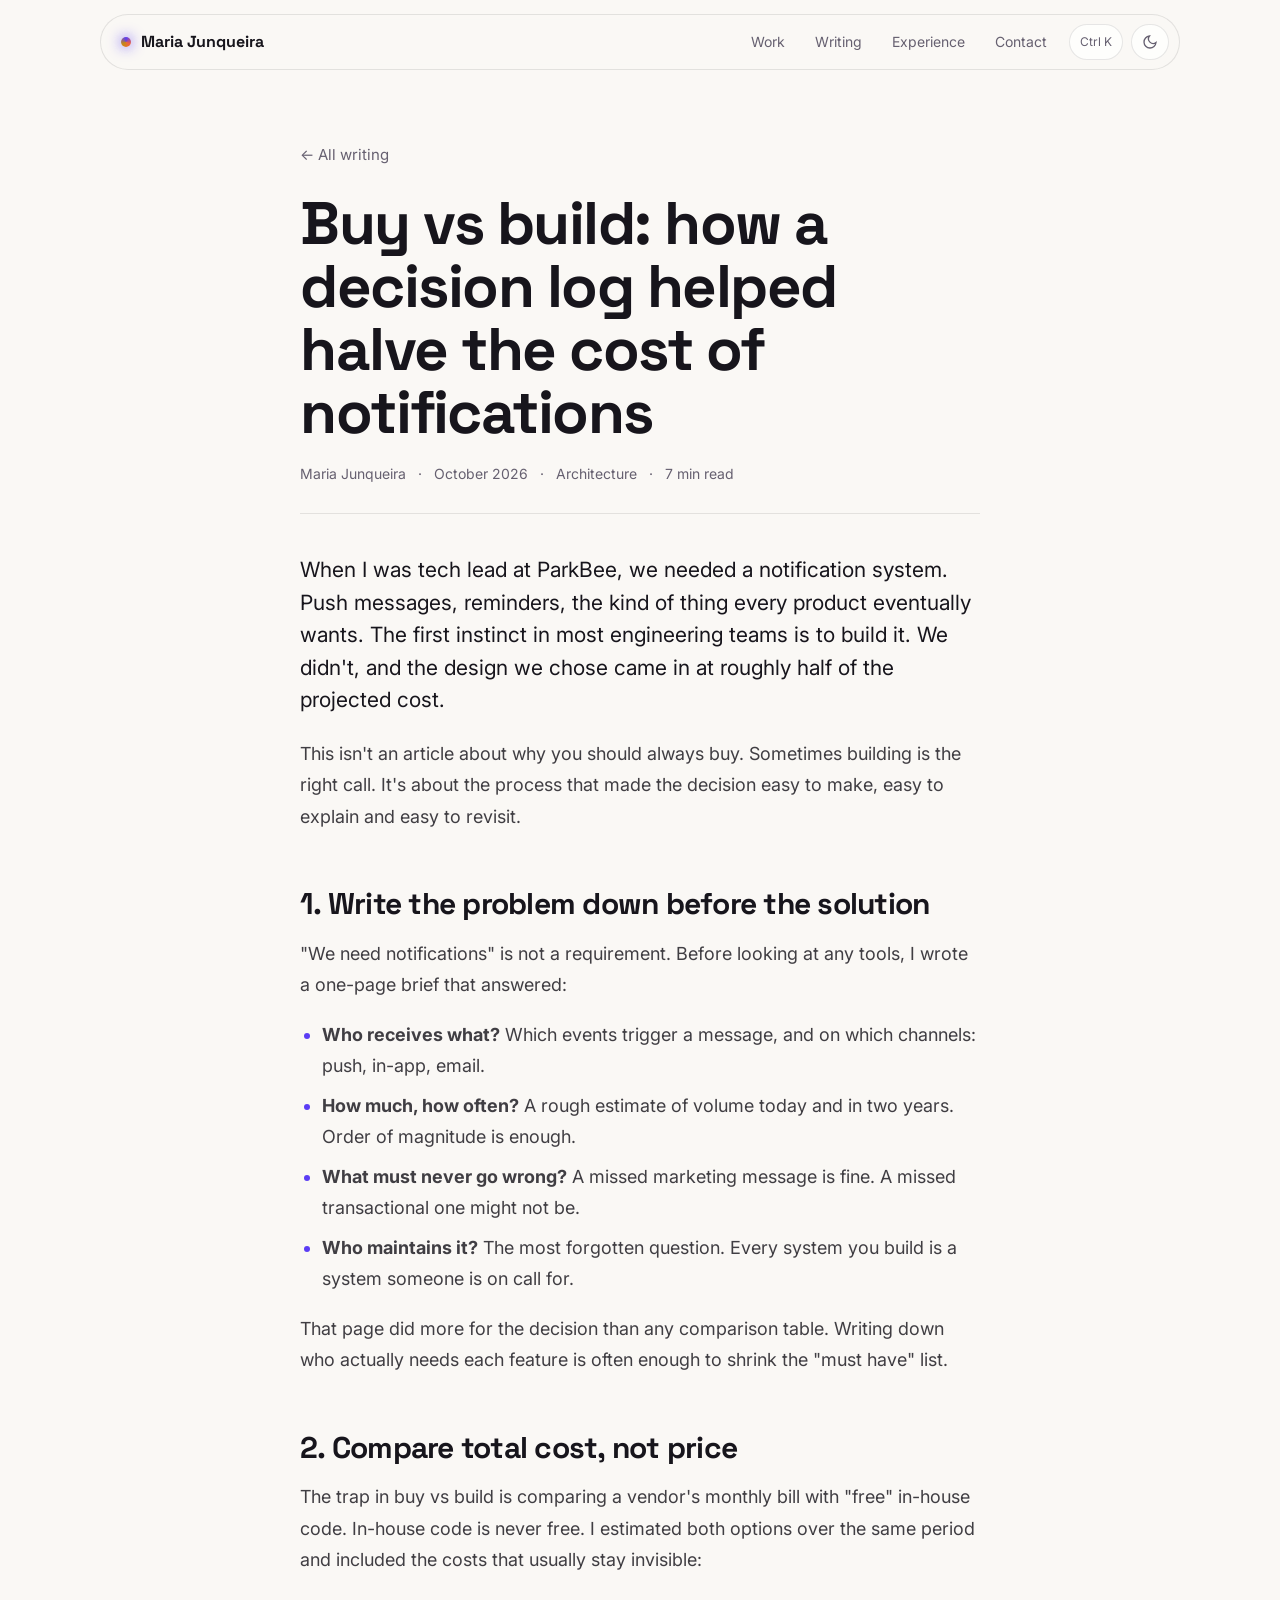
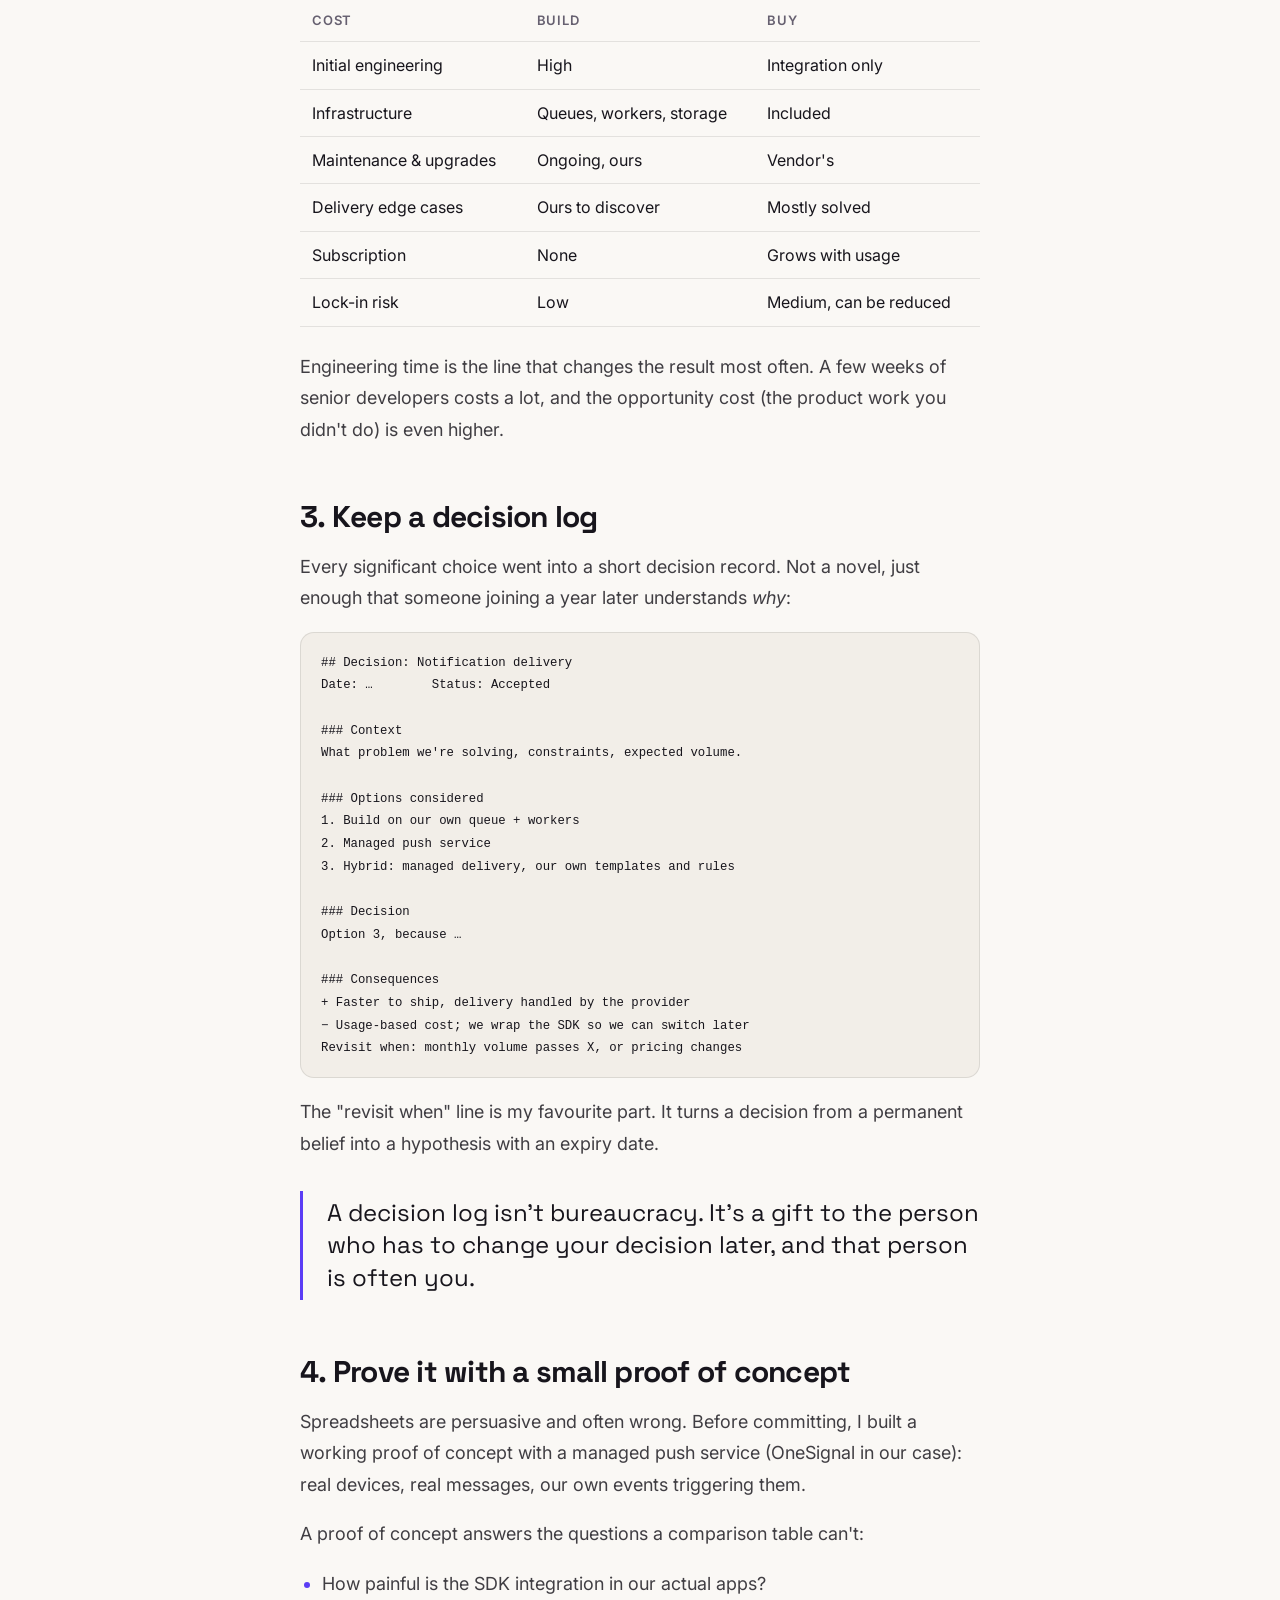
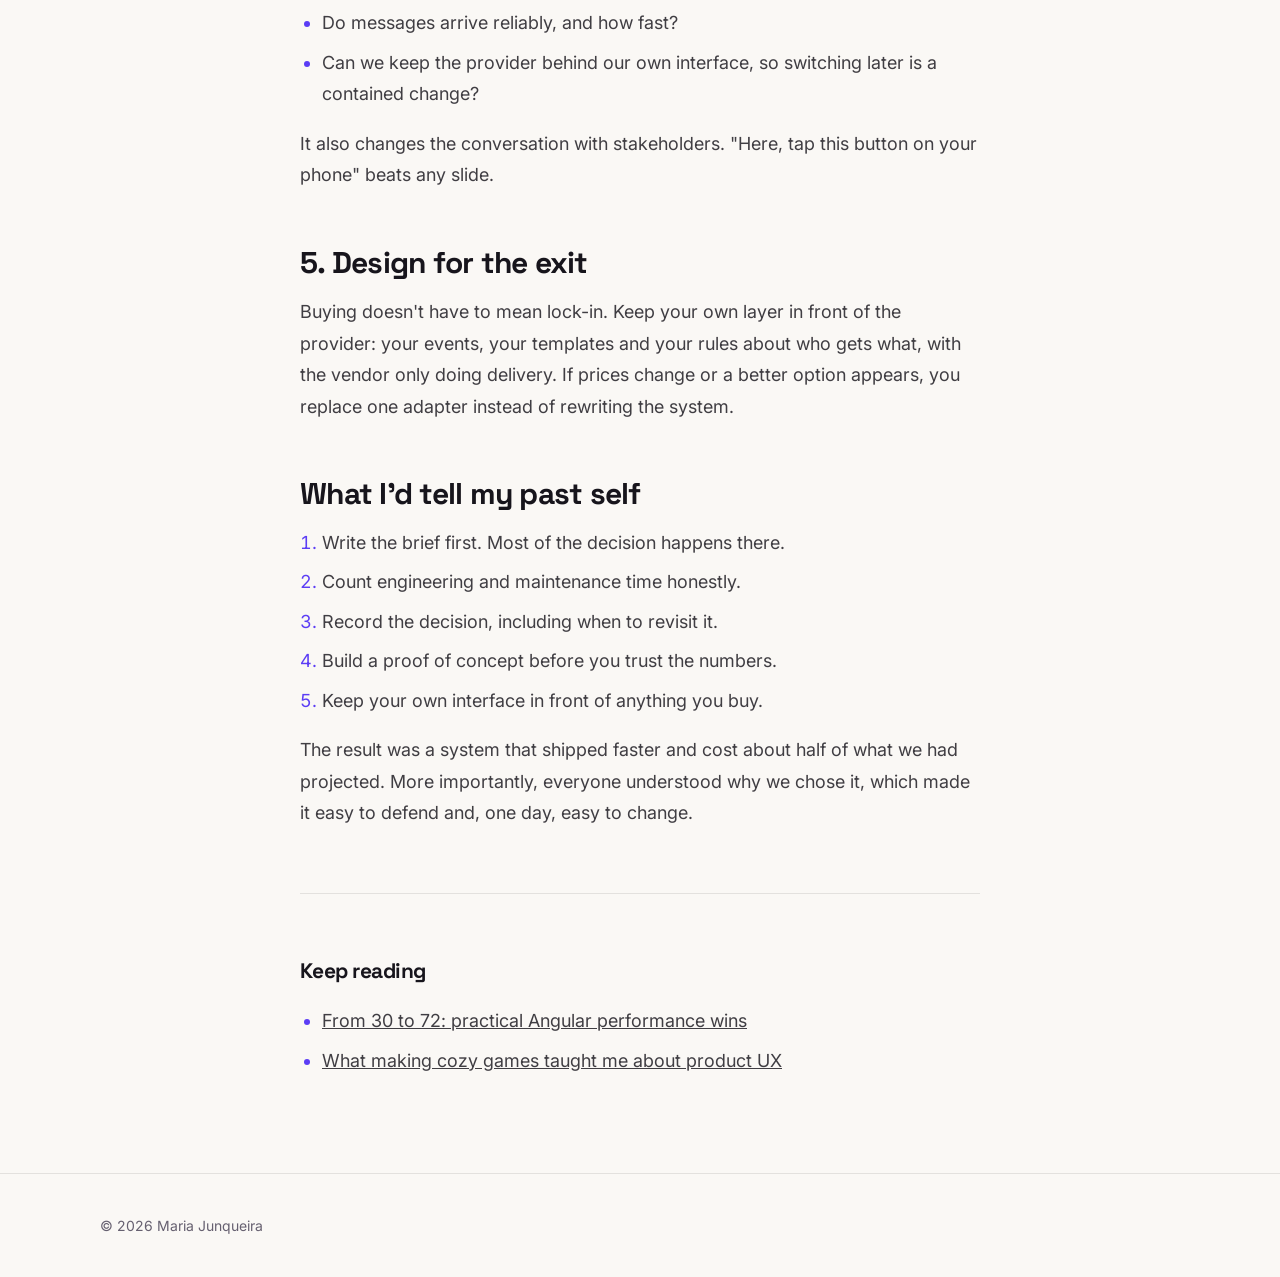
<file: blog/buy-vs-build.html>
<!doctype html>
<html lang="en"><head><meta charset="utf-8"><meta name="viewport" content="width=device-width,initial-scale=1">
<title>Buy vs build: how a decision log helped halve the cost of notifications — Maria Junqueira</title><meta name="description" content="The process I use to make expensive technical decisions in the open, and why the proof of concept matters more than the spreadsheet.">
<meta property="og:title" content="Buy vs build: how a decision log helped halve the cost of notifications"><meta property="og:description" content="The process I use to make expensive technical decisions in the open, and why the proof of concept matters more than the spreadsheet.">
<link rel="preconnect" href="https://fonts.googleapis.com"><link rel="preconnect" href="https://fonts.gstatic.com" crossorigin>
<link href="https://fonts.googleapis.com/css2?family=Inter:wght@400;500;600&family=Space+Grotesk:wght@500;600;700&display=swap" rel="stylesheet">
<script>try{var t=localStorage.getItem("theme");if(t)document.documentElement.dataset.theme=t}catch(e){}</script><link rel="stylesheet" href="../assets/styles.css?v=11"></head><body data-base="../">
<div class="progress" aria-hidden="true"></div>
<header class="nav"><div class="wrap"><a class="brand" href="../index.html">Maria Junqueira</a>
<nav><a class="hm" href="../index.html#work">Work</a><a href="./">Writing</a><a class="hm" href="../index.html#experience">Experience</a><a href="../index.html#contact">Contact</a><button class="icon-btn" id="k" type="button" aria-label="Open command palette"><kbd>⌘K</kbd></button><button class="icon-btn" id="theme" type="button" aria-label="Toggle theme"></button></nav></div></header>
<main><article class="article">
<a class="back" href="./">← All writing</a>
<h1>Buy vs build: how a decision log helped halve the cost of notifications</h1>
<div class="meta-line"><span>Maria Junqueira</span><span>·</span><span>October 2026</span><span>·</span><span>Architecture</span><span>·</span><span>7 min read</span></div>

<p class="intro">When I was tech lead at ParkBee, we needed a notification system. Push messages, reminders, the kind of thing every product eventually wants. The first instinct in most engineering teams is to build it. We didn't, and the design we chose came in at roughly half of the projected cost.</p>
<p>This isn't an article about why you should always buy. Sometimes building is the right call. It's about the process that made the decision easy to make, easy to explain and easy to revisit.</p>

<h2>1. Write the problem down before the solution</h2>
<p>"We need notifications" is not a requirement. Before looking at any tools, I wrote a one-page brief that answered:</p>
<ul>
<li><b>Who receives what?</b> Which events trigger a message, and on which channels: push, in-app, email.</li>
<li><b>How much, how often?</b> A rough estimate of volume today and in two years. Order of magnitude is enough.</li>
<li><b>What must never go wrong?</b> A missed marketing message is fine. A missed transactional one might not be.</li>
<li><b>Who maintains it?</b> The most forgotten question. Every system you build is a system someone is on call for.</li>
</ul>
<p>That page did more for the decision than any comparison table. Writing down who actually needs each feature is often enough to shrink the "must have" list.</p>

<h2>2. Compare total cost, not price</h2>
<p>The trap in buy vs build is comparing a vendor's monthly bill with "free" in-house code. In-house code is never free. I estimated both options over the same period and included the costs that usually stay invisible:</p>
<table>
<tr><th>Cost</th><th>Build</th><th>Buy</th></tr>
<tr><td>Initial engineering</td><td>High</td><td>Integration only</td></tr>
<tr><td>Infrastructure</td><td>Queues, workers, storage</td><td>Included</td></tr>
<tr><td>Maintenance &amp; upgrades</td><td>Ongoing, ours</td><td>Vendor's</td></tr>
<tr><td>Delivery edge cases</td><td>Ours to discover</td><td>Mostly solved</td></tr>
<tr><td>Subscription</td><td>None</td><td>Grows with usage</td></tr>
<tr><td>Lock-in risk</td><td>Low</td><td>Medium, can be reduced</td></tr>
</table>
<p>Engineering time is the line that changes the result most often. A few weeks of senior developers costs a lot, and the opportunity cost (the product work you didn't do) is even higher.</p>

<h2>3. Keep a decision log</h2>
<p>Every significant choice went into a short decision record. Not a novel, just enough that someone joining a year later understands <em>why</em>:</p>
<pre><code>## Decision: Notification delivery
Date: …        Status: Accepted

### Context
What problem we're solving, constraints, expected volume.

### Options considered
1. Build on our own queue + workers
2. Managed push service
3. Hybrid: managed delivery, our own templates and rules

### Decision
Option 3, because …

### Consequences
+ Faster to ship, delivery handled by the provider
− Usage-based cost; we wrap the SDK so we can switch later
Revisit when: monthly volume passes X, or pricing changes</code></pre>
<p>The "revisit when" line is my favourite part. It turns a decision from a permanent belief into a hypothesis with an expiry date.</p>

<blockquote>A decision log isn't bureaucracy. It's a gift to the person who has to change your decision later, and that person is often you.</blockquote>

<h2>4. Prove it with a small proof of concept</h2>
<p>Spreadsheets are persuasive and often wrong. Before committing, I built a working proof of concept with a managed push service (OneSignal in our case): real devices, real messages, our own events triggering them.</p>
<p>A proof of concept answers the questions a comparison table can't:</p>
<ul>
<li>How painful is the SDK integration in our actual apps?</li>
<li>Do messages arrive reliably, and how fast?</li>
<li>Can we keep the provider behind our own interface, so switching later is a contained change?</li>
</ul>
<p>It also changes the conversation with stakeholders. "Here, tap this button on your phone" beats any slide.</p>

<h2>5. Design for the exit</h2>
<p>Buying doesn't have to mean lock-in. Keep your own layer in front of the provider: your events, your templates and your rules about who gets what, with the vendor only doing delivery. If prices change or a better option appears, you replace one adapter instead of rewriting the system.</p>

<h2>What I'd tell my past self</h2>
<ol>
<li>Write the brief first. Most of the decision happens there.</li>
<li>Count engineering and maintenance time honestly.</li>
<li>Record the decision, including when to revisit it.</li>
<li>Build a proof of concept before you trust the numbers.</li>
<li>Keep your own interface in front of anything you buy.</li>
</ol>
<p>The result was a system that shipped faster and cost about half of what we had projected. More importantly, everyone understood why we chose it, which made it easy to defend and, one day, easy to change.</p>

<div class="more"><h3>Keep reading</h3><ul><li><a href="angular-performance.html">From 30 to 72: practical Angular performance wins</a></li><li><a href="cozy-games-ux.html">What making cozy games taught me about product UX</a></li></ul></div>
</article></main>
<footer><div class="wrap">© 2026 Maria Junqueira</div></footer>
<script src="../assets/main.js?v=11" defer></script>
</body></html>
</file>
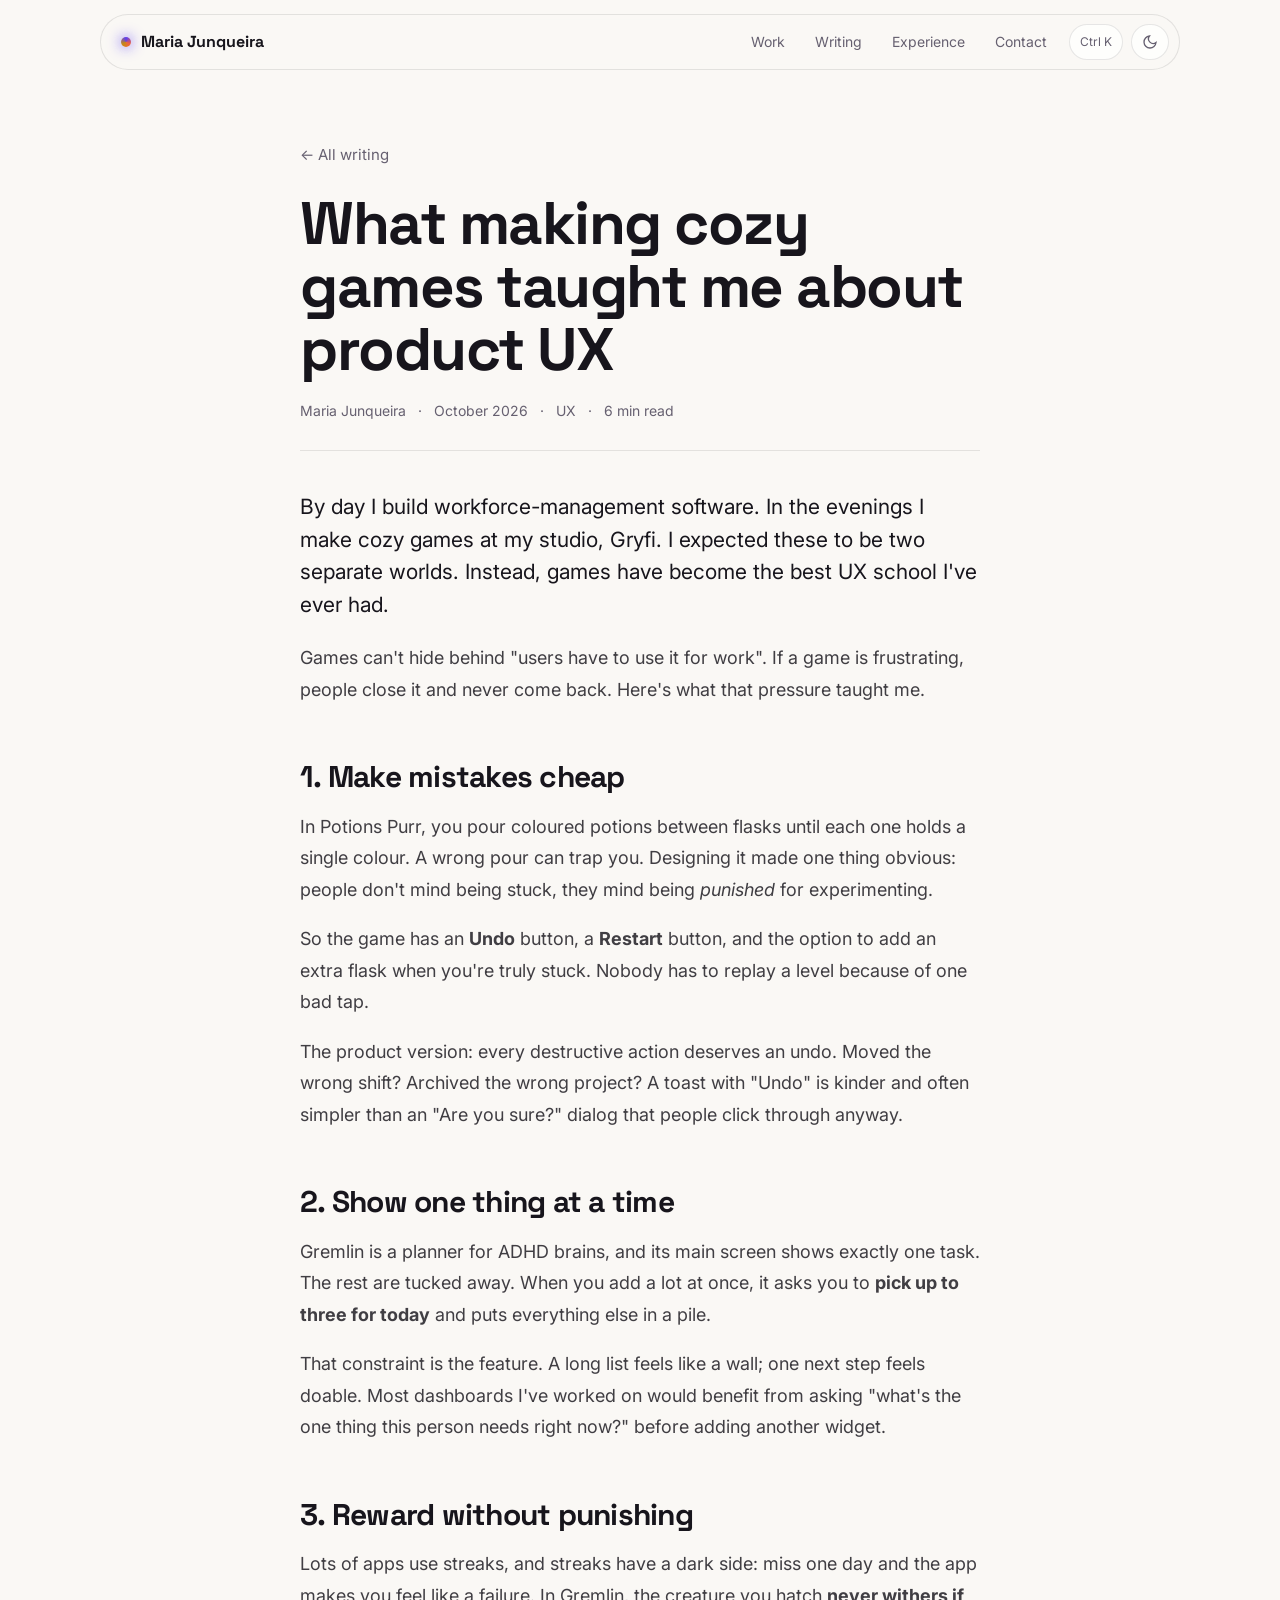
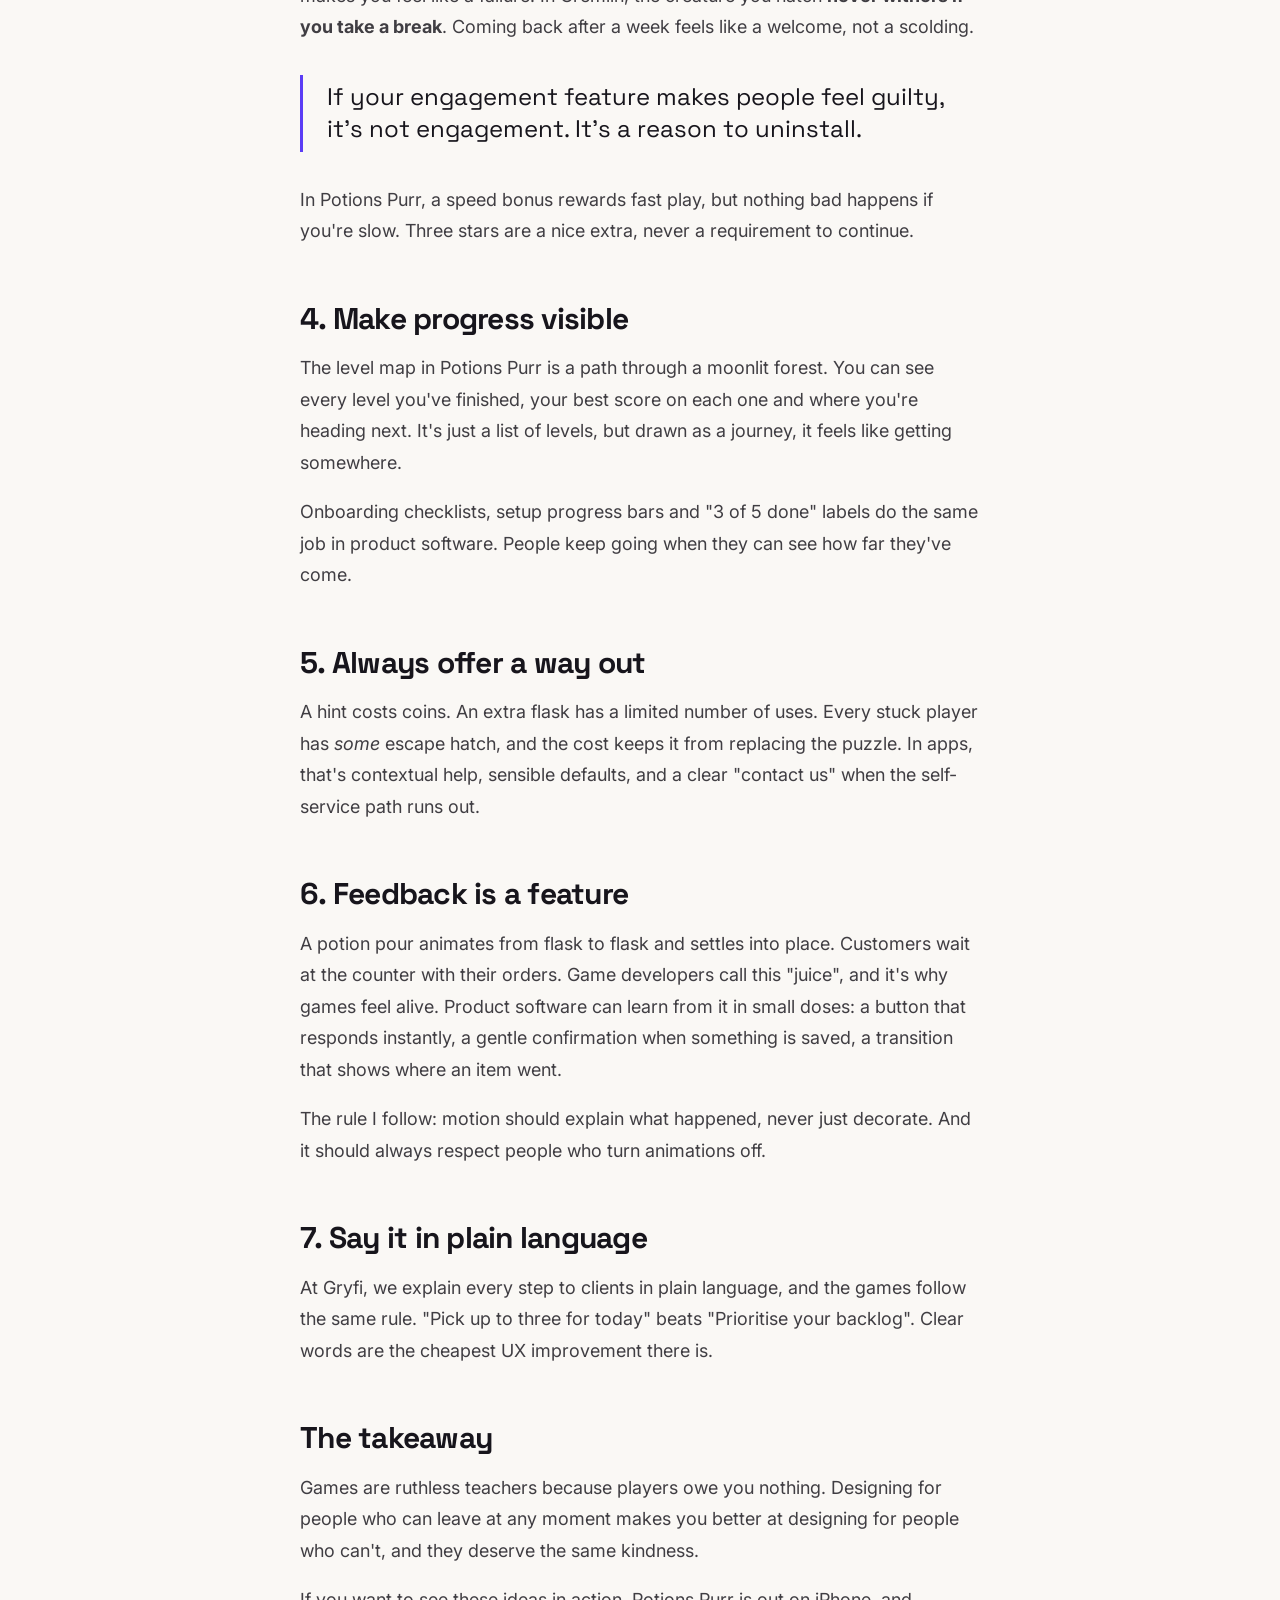
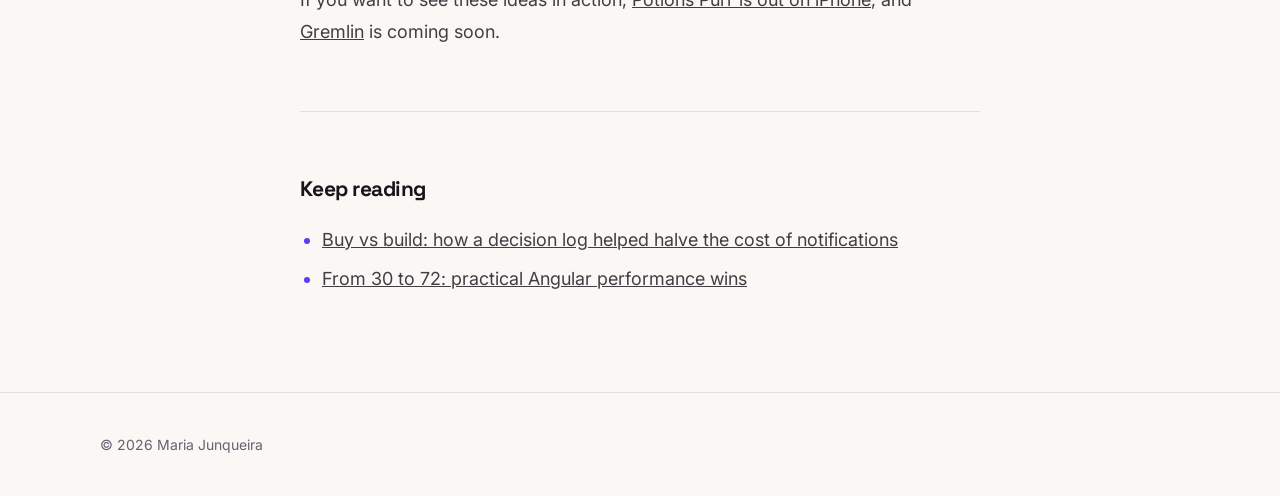
<file: blog/cozy-games-ux.html>
<!doctype html>
<html lang="en"><head><meta charset="utf-8"><meta name="viewport" content="width=device-width,initial-scale=1">
<title>What making cozy games taught me about product UX — Maria Junqueira</title><meta name="description" content="Undo buttons, forgiving timers and a creature that never dies: lessons from Potions Purr and Gremlin that apply to any app.">
<meta property="og:title" content="What making cozy games taught me about product UX"><meta property="og:description" content="Undo buttons, forgiving timers and a creature that never dies: lessons from Potions Purr and Gremlin that apply to any app.">
<link rel="preconnect" href="https://fonts.googleapis.com"><link rel="preconnect" href="https://fonts.gstatic.com" crossorigin>
<link href="https://fonts.googleapis.com/css2?family=Inter:wght@400;500;600&family=Space+Grotesk:wght@500;600;700&display=swap" rel="stylesheet">
<script>try{var t=localStorage.getItem("theme");if(t)document.documentElement.dataset.theme=t}catch(e){}</script><link rel="stylesheet" href="../assets/styles.css?v=11"></head><body data-base="../">
<div class="progress" aria-hidden="true"></div>
<header class="nav"><div class="wrap"><a class="brand" href="../index.html">Maria Junqueira</a>
<nav><a class="hm" href="../index.html#work">Work</a><a href="./">Writing</a><a class="hm" href="../index.html#experience">Experience</a><a href="../index.html#contact">Contact</a><button class="icon-btn" id="k" type="button" aria-label="Open command palette"><kbd>⌘K</kbd></button><button class="icon-btn" id="theme" type="button" aria-label="Toggle theme"></button></nav></div></header>
<main><article class="article">
<a class="back" href="./">← All writing</a>
<h1>What making cozy games taught me about product UX</h1>
<div class="meta-line"><span>Maria Junqueira</span><span>·</span><span>October 2026</span><span>·</span><span>UX</span><span>·</span><span>6 min read</span></div>

<p class="intro">By day I build workforce-management software. In the evenings I make cozy games at my studio, Gryfi. I expected these to be two separate worlds. Instead, games have become the best UX school I've ever had.</p>
<p>Games can't hide behind "users have to use it for work". If a game is frustrating, people close it and never come back. Here's what that pressure taught me.</p>

<h2>1. Make mistakes cheap</h2>
<p>In Potions Purr, you pour coloured potions between flasks until each one holds a single colour. A wrong pour can trap you. Designing it made one thing obvious: people don't mind being stuck, they mind being <em>punished</em> for experimenting.</p>
<p>So the game has an <b>Undo</b> button, a <b>Restart</b> button, and the option to add an extra flask when you're truly stuck. Nobody has to replay a level because of one bad tap.</p>
<p>The product version: every destructive action deserves an undo. Moved the wrong shift? Archived the wrong project? A toast with "Undo" is kinder and often simpler than an "Are you sure?" dialog that people click through anyway.</p>

<h2>2. Show one thing at a time</h2>
<p>Gremlin is a planner for ADHD brains, and its main screen shows exactly one task. The rest are tucked away. When you add a lot at once, it asks you to <b>pick up to three for today</b> and puts everything else in a pile.</p>
<p>That constraint is the feature. A long list feels like a wall; one next step feels doable. Most dashboards I've worked on would benefit from asking "what's the one thing this person needs right now?" before adding another widget.</p>

<h2>3. Reward without punishing</h2>
<p>Lots of apps use streaks, and streaks have a dark side: miss one day and the app makes you feel like a failure. In Gremlin, the creature you hatch <b>never withers if you take a break</b>. Coming back after a week feels like a welcome, not a scolding.</p>
<blockquote>If your engagement feature makes people feel guilty, it's not engagement. It's a reason to uninstall.</blockquote>
<p>In Potions Purr, a speed bonus rewards fast play, but nothing bad happens if you're slow. Three stars are a nice extra, never a requirement to continue.</p>

<h2>4. Make progress visible</h2>
<p>The level map in Potions Purr is a path through a moonlit forest. You can see every level you've finished, your best score on each one and where you're heading next. It's just a list of levels, but drawn as a journey, it feels like getting somewhere.</p>
<p>Onboarding checklists, setup progress bars and "3 of 5 done" labels do the same job in product software. People keep going when they can see how far they've come.</p>

<h2>5. Always offer a way out</h2>
<p>A hint costs coins. An extra flask has a limited number of uses. Every stuck player has <em>some</em> escape hatch, and the cost keeps it from replacing the puzzle. In apps, that's contextual help, sensible defaults, and a clear "contact us" when the self-service path runs out.</p>

<h2>6. Feedback is a feature</h2>
<p>A potion pour animates from flask to flask and settles into place. Customers wait at the counter with their orders. Game developers call this "juice", and it's why games feel alive. Product software can learn from it in small doses: a button that responds instantly, a gentle confirmation when something is saved, a transition that shows where an item went.</p>
<p>The rule I follow: motion should explain what happened, never just decorate. And it should always respect people who turn animations off.</p>

<h2>7. Say it in plain language</h2>
<p>At Gryfi, we explain every step to clients in plain language, and the games follow the same rule. "Pick up to three for today" beats "Prioritise your backlog". Clear words are the cheapest UX improvement there is.</p>

<h2>The takeaway</h2>
<p>Games are ruthless teachers because players owe you nothing. Designing for people who can leave at any moment makes you better at designing for people who can't, and they deserve the same kindness.</p>
<p>If you want to see these ideas in action, <a href="https://potionspurr.gryfi.app/">Potions Purr is out on iPhone</a>, and <a href="https://gremlin.gryfi.app/">Gremlin</a> is coming soon.</p>

<div class="more"><h3>Keep reading</h3><ul><li><a href="buy-vs-build.html">Buy vs build: how a decision log helped halve the cost of notifications</a></li><li><a href="angular-performance.html">From 30 to 72: practical Angular performance wins</a></li></ul></div>
</article></main>
<footer><div class="wrap">© 2026 Maria Junqueira</div></footer>
<script src="../assets/main.js?v=11" defer></script>
</body></html>
</file>
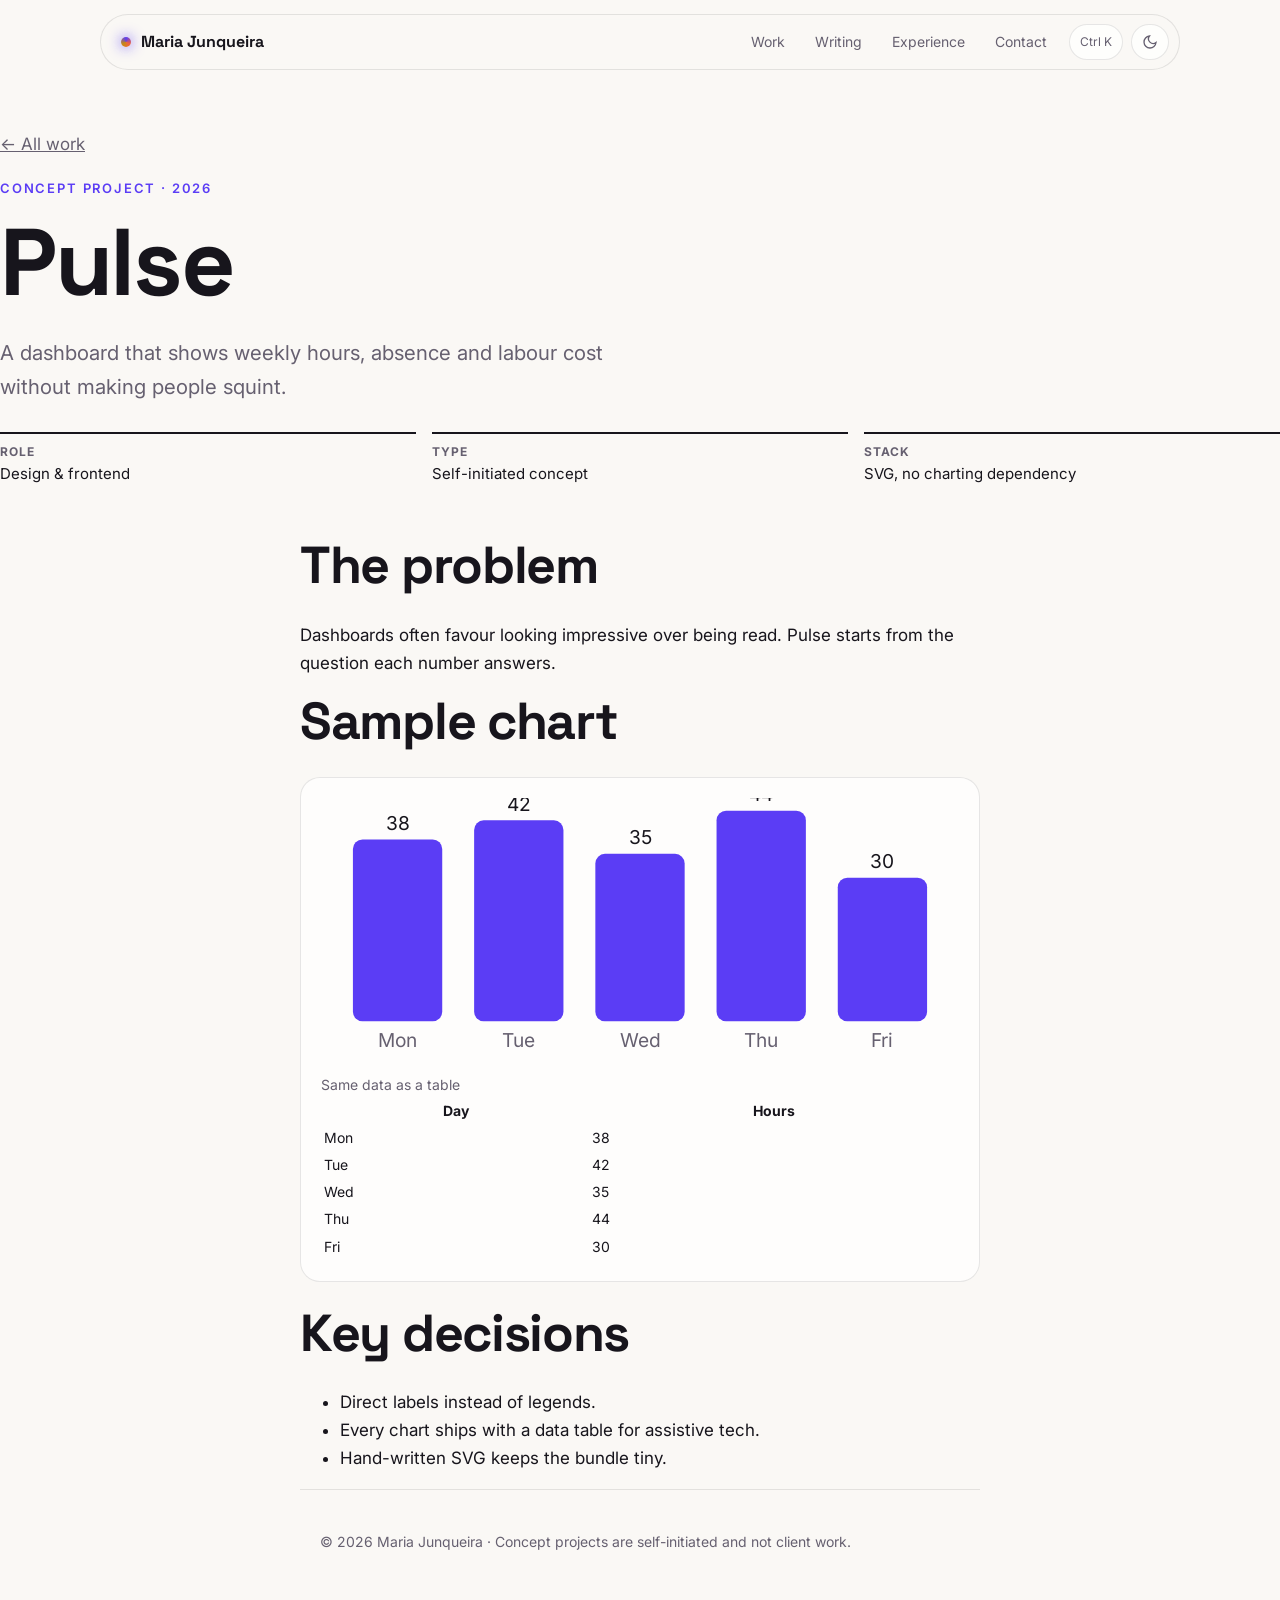
<file: projects/pulse.html>
<!doctype html>
<html lang="en"><head><meta charset="utf-8"><meta name="viewport" content="width=device-width,initial-scale=1">
<title>Pulse — Maria Junqueira</title><meta name="description" content="A dashboard that shows weekly hours, absence and labour cost without making people squint.">
<link rel="preconnect" href="https://fonts.googleapis.com"><link rel="preconnect" href="https://fonts.gstatic.com" crossorigin>
<link href="https://fonts.googleapis.com/css2?family=Inter:wght@400;500;600&family=Space+Grotesk:wght@500;600;700&display=swap" rel="stylesheet">
<script>try{var t=localStorage.getItem("theme");if(t)document.documentElement.dataset.theme=t}catch(e){}</script>
<link rel="stylesheet" href="../assets/styles.css?v=11"></head><body data-base="../">
<header class="nav"><div class="wrap"><a class="brand" href="../index.html">Maria Junqueira</a>
<nav><a href="../index.html#work">Work</a><a class="hm" href="../blog/">Writing</a><a class="hm" href="../index.html#experience">Experience</a><a href="../index.html#contact">Contact</a><button class="icon-btn" id="k" type="button" aria-label="Open command palette"><kbd>⌘K</kbd></button><button class="icon-btn" id="theme" type="button" aria-label="Toggle theme"></button></nav></div></header>
<main><div class="wrap project-hero prose" style="max-width:none"><a href="../index.html#work" class="muted">← All work</a>
<div class="eyebrow" style="margin-top:20px">Concept project · 2026</div><h1>Pulse</h1><p class="lead">A dashboard that shows weekly hours, absence and labour cost without making people squint.</p>
<div class="meta"><div><b>Role</b>Design &amp; frontend</div><div><b>Type</b>Self-initiated concept</div><div><b>Stack</b>SVG, no charting dependency</div></div></div>
<div class="wrap prose" style="max-width:720px;padding-bottom:60px">
<h2>The problem</h2><p>Dashboards often favour looking impressive over being read. Pulse starts from the question each number answers.</p>
<h2>Sample chart</h2>
<div class="demo"><svg viewBox="0 0 400 160" role="img" aria-label="Bar chart of hours worked per weekday: Mon 38, Tue 42, Wed 35, Thu 44, Fri 30" style="width:100%;height:auto" id="chart"></svg>
<table style="width:100%;font-size:14px;margin-top:12px"><caption class="muted" style="text-align:left">Same data as a table</caption>
<tr><th>Day</th><th>Hours</th></tr><tr><td>Mon</td><td>38</td></tr><tr><td>Tue</td><td>42</td></tr><tr><td>Wed</td><td>35</td></tr><tr><td>Thu</td><td>44</td></tr><tr><td>Fri</td><td>30</td></tr></table></div>
<h2>Key decisions</h2><ul><li>Direct labels instead of legends.</li><li>Every chart ships with a data table for assistive tech.</li><li>Hand-written SVG keeps the bundle tiny.</li></ul>
<script>
const d=[["Mon",38],["Tue",42],["Wed",35],["Thu",44],["Fri",30]];let h="";
d.forEach(([n,v],i)=>{const x=20+i*76,ht=v*3;h+=`<rect x="${x}" y="${140-ht}" width="56" height="${ht}" rx="6" fill="var(--accent)"/><text x="${x+28}" y="${134-ht}" text-anchor="middle" font-size="12" fill="var(--fg)">${v}</text><text x="${x+28}" y="156" text-anchor="middle" font-size="12" fill="var(--muted)">${n}</text>`});
document.getElementById("chart").innerHTML=h;
</script>
<footer><div class="wrap">© 2026 Maria Junqueira · Concept projects are self-initiated and not client work.</div></footer><script src="../assets/main.js?v=11" defer></script>
</body></html>
</file>
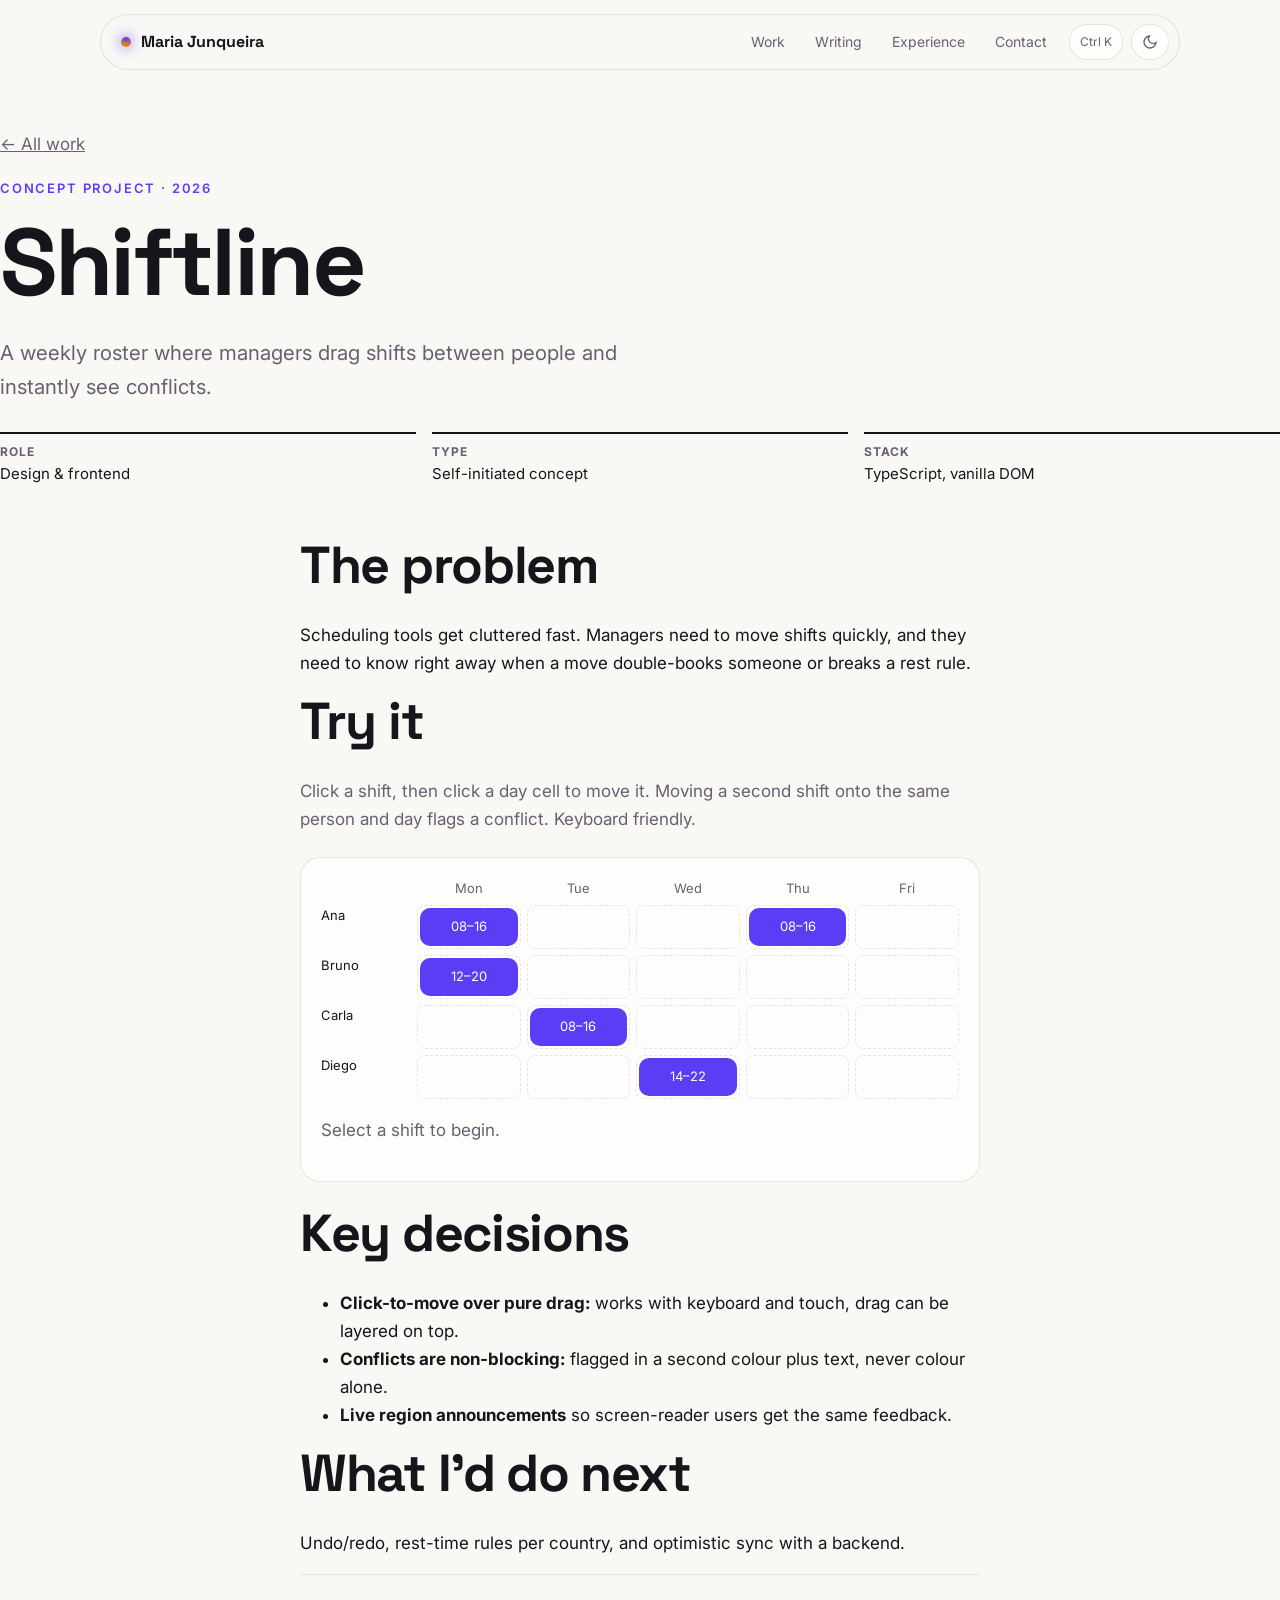
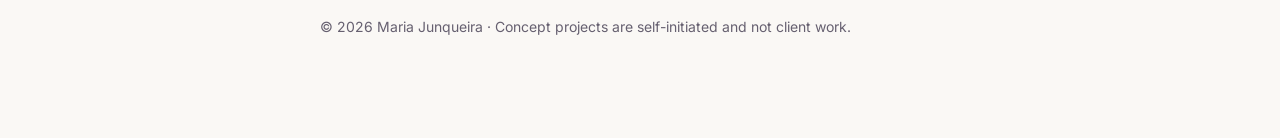
<file: projects/shiftline.html>
<!doctype html>
<html lang="en"><head><meta charset="utf-8"><meta name="viewport" content="width=device-width,initial-scale=1">
<title>Shiftline — Maria Junqueira</title><meta name="description" content="A weekly roster where managers drag shifts between people and instantly see conflicts.">
<link rel="preconnect" href="https://fonts.googleapis.com"><link rel="preconnect" href="https://fonts.gstatic.com" crossorigin>
<link href="https://fonts.googleapis.com/css2?family=Inter:wght@400;500;600&family=Space+Grotesk:wght@500;600;700&display=swap" rel="stylesheet">
<script>try{var t=localStorage.getItem("theme");if(t)document.documentElement.dataset.theme=t}catch(e){}</script>
<link rel="stylesheet" href="../assets/styles.css?v=11"></head><body data-base="../">
<header class="nav"><div class="wrap"><a class="brand" href="../index.html">Maria Junqueira</a>
<nav><a href="../index.html#work">Work</a><a class="hm" href="../blog/">Writing</a><a class="hm" href="../index.html#experience">Experience</a><a href="../index.html#contact">Contact</a><button class="icon-btn" id="k" type="button" aria-label="Open command palette"><kbd>⌘K</kbd></button><button class="icon-btn" id="theme" type="button" aria-label="Toggle theme"></button></nav></div></header>
<main><div class="wrap project-hero prose" style="max-width:none"><a href="../index.html#work" class="muted">← All work</a>
<div class="eyebrow" style="margin-top:20px">Concept project · 2026</div><h1>Shiftline</h1><p class="lead">A weekly roster where managers drag shifts between people and instantly see conflicts.</p>
<div class="meta"><div><b>Role</b>Design &amp; frontend</div><div><b>Type</b>Self-initiated concept</div><div><b>Stack</b>TypeScript, vanilla DOM</div></div></div>
<div class="wrap prose" style="max-width:720px;padding-bottom:60px">
<h2>The problem</h2>
<p>Scheduling tools get cluttered fast. Managers need to move shifts quickly, and they need to know right away when a move double-books someone or breaks a rest rule.</p>
<h2>Try it</h2>
<p class="muted">Click a shift, then click a day cell to move it. Moving a second shift onto the same person and day flags a conflict. Keyboard friendly.</p>
<div class="demo scroll"><div id="roster" class="roster" role="grid" aria-label="Weekly roster"></div><p id="status" class="muted" role="status" aria-live="polite">Select a shift to begin.</p></div>
<h2>Key decisions</h2>
<ul><li><b>Click-to-move over pure drag:</b> works with keyboard and touch, drag can be layered on top.</li>
<li><b>Conflicts are non-blocking:</b> flagged in a second colour plus text, never colour alone.</li>
<li><b>Live region announcements</b> so screen-reader users get the same feedback.</li></ul>
<h2>What I'd do next</h2><p>Undo/redo, rest-time rules per country, and optimistic sync with a backend.</p>
<script>
const people=["Ana","Bruno","Carla","Diego"],days=["Mon","Tue","Wed","Thu","Fri"];
let shifts=[{id:1,p:0,d:0,t:"08–16"},{id:2,p:1,d:0,t:"12–20"},{id:3,p:2,d:1,t:"08–16"},{id:4,p:3,d:2,t:"14–22"},{id:5,p:0,d:3,t:"08–16"}];
let sel=null;const el=document.getElementById("roster"),st=document.getElementById("status");
function render(){el.innerHTML="";el.appendChild(document.createElement("div"));
days.forEach(d=>{const h=document.createElement("div");h.className="h";h.textContent=d;el.appendChild(h)});
people.forEach((n,p)=>{const l=document.createElement("div");l.textContent=n;el.appendChild(l);
days.forEach((_,d)=>{const c=document.createElement("div");c.className="cell";c.setAttribute("role","gridcell");
const here=shifts.filter(s=>s.p===p&&s.d===d);
here.forEach(s=>{const b=document.createElement("button");b.className="shift chip"+(here.length>1?" conflict":"");
b.style.cssText="width:100%;border:0;background:"+(here.length>1?"var(--accent-2)":"var(--accent)")+";color:#fff;"+(sel===s.id?"outline:3px solid var(--fg);":"");
b.textContent=s.t+(here.length>1?" ⚠ conflict":"");b.setAttribute("aria-pressed",sel===s.id);
b.onclick=e=>{e.stopPropagation();sel=sel===s.id?null:s.id;st.textContent=sel?"Shift "+s.t+" selected. Choose a cell to move it.":"Selection cleared.";render()};c.appendChild(b)});
c.tabIndex=0;const move=()=>{if(sel==null)return;const s=shifts.find(x=>x.id===sel);s.p=p;s.d=d;sel=null;
const n2=shifts.filter(x=>x.p===p&&x.d===d).length;st.textContent=n2>1?people[p]+" is double-booked on "+days[d]+".":"Moved to "+people[p]+", "+days[d]+".";render()};
c.onclick=move;c.onkeydown=e=>{if(e.key==="Enter"&&e.target===c)move()};el.appendChild(c)})});}
render();
</script>
<footer><div class="wrap">© 2026 Maria Junqueira · Concept projects are self-initiated and not client work.</div></footer><script src="../assets/main.js?v=11" defer></script>
</body></html>
</file>
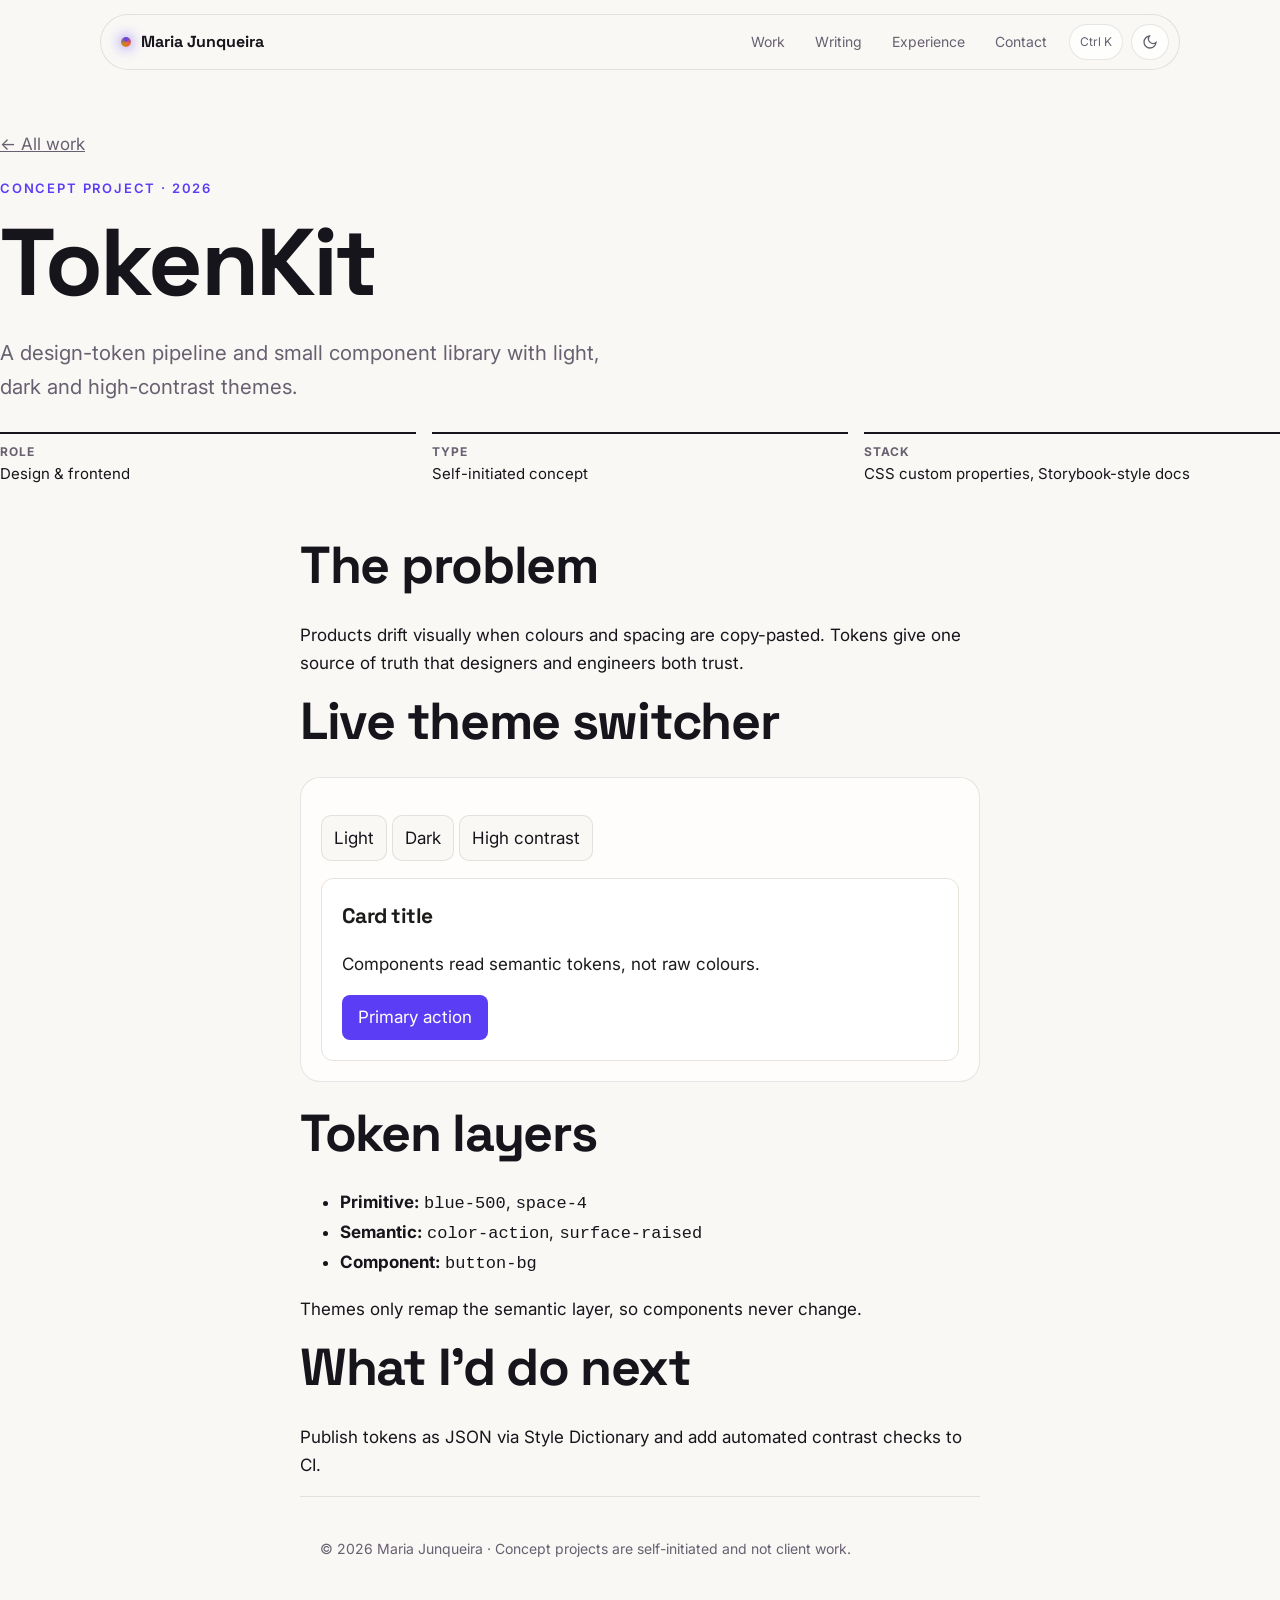
<file: projects/tokenkit.html>
<!doctype html>
<html lang="en"><head><meta charset="utf-8"><meta name="viewport" content="width=device-width,initial-scale=1">
<title>TokenKit — Maria Junqueira</title><meta name="description" content="A design-token pipeline and small component library with light, dark and high-contrast themes.">
<link rel="preconnect" href="https://fonts.googleapis.com"><link rel="preconnect" href="https://fonts.gstatic.com" crossorigin>
<link href="https://fonts.googleapis.com/css2?family=Inter:wght@400;500;600&family=Space+Grotesk:wght@500;600;700&display=swap" rel="stylesheet">
<script>try{var t=localStorage.getItem("theme");if(t)document.documentElement.dataset.theme=t}catch(e){}</script>
<link rel="stylesheet" href="../assets/styles.css?v=11"></head><body data-base="../">
<header class="nav"><div class="wrap"><a class="brand" href="../index.html">Maria Junqueira</a>
<nav><a href="../index.html#work">Work</a><a class="hm" href="../blog/">Writing</a><a class="hm" href="../index.html#experience">Experience</a><a href="../index.html#contact">Contact</a><button class="icon-btn" id="k" type="button" aria-label="Open command palette"><kbd>⌘K</kbd></button><button class="icon-btn" id="theme" type="button" aria-label="Toggle theme"></button></nav></div></header>
<main><div class="wrap project-hero prose" style="max-width:none"><a href="../index.html#work" class="muted">← All work</a>
<div class="eyebrow" style="margin-top:20px">Concept project · 2026</div><h1>TokenKit</h1><p class="lead">A design-token pipeline and small component library with light, dark and high-contrast themes.</p>
<div class="meta"><div><b>Role</b>Design &amp; frontend</div><div><b>Type</b>Self-initiated concept</div><div><b>Stack</b>CSS custom properties, Storybook-style docs</div></div></div>
<div class="wrap prose" style="max-width:720px;padding-bottom:60px">
<h2>The problem</h2><p>Products drift visually when colours and spacing are copy-pasted. Tokens give one source of truth that designers and engineers both trust.</p>
<h2>Live theme switcher</h2>
<div class="demo" id="tk"><p>
<button class="chip" data-t="light">Light</button> <button class="chip" data-t="dark">Dark</button> <button class="chip" data-t="contrast">High contrast</button></p>
<div id="tkpreview" style="padding:20px;border-radius:12px;background:var(--p-bg);color:var(--p-fg);border:1px solid var(--p-line)">
<h3>Card title</h3><p>Components read semantic tokens, not raw colours.</p>
<span style="display:inline-block;padding:8px 16px;border-radius:8px;background:var(--p-brand);color:var(--p-on)">Primary action</span></div></div>
<h2>Token layers</h2>
<ul><li><b>Primitive:</b> <code>blue-500</code>, <code>space-4</code></li><li><b>Semantic:</b> <code>color-action</code>, <code>surface-raised</code></li><li><b>Component:</b> <code>button-bg</code></li></ul>
<p>Themes only remap the semantic layer, so components never change.</p>
<h2>What I'd do next</h2><p>Publish tokens as JSON via Style Dictionary and add automated contrast checks to CI.</p>
<script>
const T={light:["#ffffff","#1c1b1a","#e8e3dc","#5b3df5","#fff"],dark:["#1d1b1a","#f2efea","#3a3633","#8f7bff","#141312"],contrast:["#000","#fff","#fff","#ffea00","#000"]};
document.querySelectorAll("#tk [data-t]").forEach(b=>b.onclick=()=>{const v=T[b.dataset.t],s=document.getElementById("tkpreview").style;
["--p-bg","--p-fg","--p-line","--p-brand","--p-on"].forEach((k,i)=>s.setProperty(k,v[i]))});
document.querySelector("#tk [data-t=light]").click();
</script>
<footer><div class="wrap">© 2026 Maria Junqueira · Concept projects are self-initiated and not client work.</div></footer><script src="../assets/main.js?v=11" defer></script>
</body></html>
</file>
<file: assets/styles.css>
:root{
  --bg:#0b0a10;--bg-2:#121019;--fg:#f4f1ea;--muted:#a39fb0;
  --card:rgba(255,255,255,.035);--card-hover:rgba(255,255,255,.06);--line:rgba(255,255,255,.09);
  --accent:#8f7bff;--accent-2:#ff9478;--gold:#f5c46b;--mint:#6ee7c8;
  --radius:20px;--display:"Space Grotesk",ui-sans-serif,system-ui,sans-serif;
  color-scheme:dark;--aurora:.55;--blend:screen;
}
@media (prefers-color-scheme:light){:root:not([data-theme=dark]){
  --bg:#faf8f5;--bg-2:#f2eee8;--fg:#17151c;--muted:#666070;
  --card:rgba(255,255,255,.7);--card-hover:#fff;--line:rgba(23,21,28,.1);
  --accent:#5b3df5;--accent-2:#f0623d;--gold:#c58a12;--mint:#0f9e7b;color-scheme:light;
  --aurora:.3;--blend:multiply;
}}
:root[data-theme=light]{
  --bg:#faf8f5;--bg-2:#f2eee8;--fg:#17151c;--muted:#666070;
  --card:rgba(255,255,255,.7);--card-hover:#fff;--line:rgba(23,21,28,.1);
  --accent:#5b3df5;--accent-2:#f0623d;--gold:#c58a12;--mint:#0f9e7b;color-scheme:light;
  --aurora:.3;--blend:multiply;
}
*{box-sizing:border-box}
html{scroll-behavior:smooth}
body{margin:0;background:var(--bg);transition:background-color .4s,color .4s;color:var(--fg);font:17px/1.65 "Inter",ui-sans-serif,system-ui,-apple-system,"Segoe UI",Roboto,sans-serif;-webkit-font-smoothing:antialiased;overflow-x:hidden}
a{color:inherit}
::selection{background:var(--accent);color:#fff}
.wrap{max-width:1120px;margin:0 auto;padding:0 20px}
h1,h2,h3{font-family:var(--display);letter-spacing:-.025em}
h1{font-size:clamp(42px,7.4vw,96px);line-height:.98;margin:18px 0 26px;font-weight:700}
h2{font-size:clamp(32px,4.4vw,52px);line-height:1.05;margin:0 0 28px}
h3{margin:0 0 6px;font-size:21px}
.muted{color:var(--muted)}
.lead{font-size:clamp(18px,1.6vw,21px);color:var(--muted);max-width:640px}
.lead b{color:var(--fg)}
.grad{background:linear-gradient(100deg,var(--accent) 0%,var(--accent-2) 50%,var(--gold) 100%);-webkit-background-clip:text;background-clip:text;color:transparent}

/* progress + nav */
.progress{position:fixed;top:0;left:0;height:3px;width:100%;transform-origin:0 50%;transform:scaleX(var(--p,0));background:linear-gradient(90deg,var(--accent),var(--accent-2),var(--gold));z-index:50}
header.nav{position:fixed;top:14px;left:0;right:0;z-index:40;pointer-events:none}
.nav .wrap{display:flex;justify-content:space-between;align-items:center;height:56px;padding:0 10px 0 20px;max-width:1080px;margin:0 auto;border:1px solid var(--line);border-radius:999px;background:color-mix(in srgb,var(--bg) 70%,transparent);backdrop-filter:blur(14px) saturate(1.4);-webkit-backdrop-filter:blur(14px) saturate(1.4);pointer-events:auto}
@media (max-width:1120px){.nav .wrap{margin:0 12px}}
.nav a{text-decoration:none;font-size:14px;color:var(--muted);padding:8px 14px;border-radius:999px;transition:color .2s,background .2s}
.nav a:hover{color:var(--fg);background:var(--card-hover)}
.nav .brand{font-family:var(--display);font-weight:700;color:var(--fg);padding:0;display:flex;align-items:center;gap:10px;font-size:16px}
.nav .brand:hover{background:none}
.nav .brand::before{content:"";width:10px;height:10px;border-radius:50%;background:conic-gradient(var(--accent),var(--accent-2),var(--gold),var(--accent));box-shadow:0 0 14px var(--accent)}

nav{display:flex;align-items:center;gap:2px}
.icon-btn{white-space:nowrap;font:inherit;font-size:13px;color:var(--muted);background:var(--card);border:1px solid var(--line);border-radius:999px;height:36px;min-width:36px;padding:0 10px;margin-left:6px;cursor:pointer;display:inline-grid;place-items:center;transition:color .2s,border-color .2s,transform .3s}
.icon-btn:hover{color:var(--fg);border-color:var(--accent)}
.icon-btn:focus-visible{outline:3px solid var(--accent);outline-offset:2px}
#theme svg{width:16px;height:16px;transition:transform .5s cubic-bezier(.2,.8,.2,1)}
#theme:hover svg{transform:rotate(40deg)}
kbd{font-family:inherit;font-size:12px}

/* hero */
.hero{position:relative;min-height:100svh;display:flex;align-items:center;padding:120px 0 80px;overflow:hidden;isolation:isolate}
#field{position:absolute;inset:0;width:100%;height:100%;z-index:-1}
.aurora{position:absolute;inset:-20%;z-index:-2;filter:blur(80px);opacity:var(--aurora);pointer-events:none}
.aurora span{position:absolute;border-radius:50%;mix-blend-mode:var(--blend);animation:drift 22s ease-in-out infinite alternate}
.aurora span:nth-child(1){width:46vw;height:46vw;left:5%;top:10%;background:radial-gradient(circle,var(--accent),transparent 65%)}
.aurora span:nth-child(2){width:40vw;height:40vw;right:5%;top:25%;background:radial-gradient(circle,var(--accent-2),transparent 65%);animation-delay:-7s}
.aurora span:nth-child(3){width:34vw;height:34vw;left:35%;bottom:0;background:radial-gradient(circle,var(--gold),transparent 65%);opacity:.6;animation-delay:-14s}
@keyframes drift{to{transform:translate(8vw,-6vh) scale(1.15)}}
.hero::after{content:"";position:absolute;inset:auto 0 0;height:160px;background:linear-gradient(transparent,var(--bg));z-index:-1}
.pill{display:inline-flex;align-items:center;gap:10px;padding:7px 16px 7px 12px;border:1px solid var(--line);border-radius:999px;background:var(--card);font-size:14px;color:var(--muted);backdrop-filter:blur(8px)}
.pill i{width:8px;height:8px;border-radius:50%;background:var(--mint);box-shadow:0 0 0 0 var(--mint);animation:ping 2s infinite}
@keyframes ping{0%{box-shadow:0 0 0 0 color-mix(in srgb,var(--mint) 70%,transparent)}100%{box-shadow:0 0 0 10px transparent}}
.hero h1 .rotator{display:grid;grid-template-columns:100%}
.rotator>*{grid-area:1/1}
.rot-size{visibility:hidden;pointer-events:none}
.rotator .caret{display:inline-block;width:.06em;height:.85em;margin-left:.05em;background:var(--accent-2);vertical-align:-.05em;animation:blink 1s steps(1) infinite}
@keyframes blink{50%{opacity:0}}
.hero .word{display:inline-block;opacity:0;transform:translateY(.4em) rotate(2deg);filter:blur(8px);animation:rise .9s cubic-bezier(.2,.8,.2,1) forwards;animation-delay:calc(var(--i)*70ms + 150ms)}
@keyframes rise{to{opacity:1;transform:none;filter:none}}
.scroll-hint{position:absolute;left:50%;bottom:28px;transform:translateX(-50%);width:26px;height:42px;border:2px solid var(--line);border-radius:14px}
.scroll-hint::after{content:"";position:absolute;left:50%;top:8px;width:4px;height:8px;margin-left:-2px;border-radius:2px;background:var(--muted);animation:wheel 1.8s infinite}
@keyframes wheel{to{transform:translateY(14px);opacity:0}}

/* buttons */
.btns{display:flex;gap:12px;flex-wrap:wrap;margin-top:34px}
.btn{position:relative;display:inline-flex;align-items:center;gap:8px;padding:14px 24px;border-radius:999px;background:var(--fg);color:var(--bg);text-decoration:none;font-weight:600;font-size:15px;border:0;cursor:pointer;font-family:inherit;transition:transform .25s cubic-bezier(.2,.8,.2,1),box-shadow .25s}
.btn:hover{box-shadow:0 10px 40px -10px var(--accent)}
.btn.ghost{background:var(--card);color:var(--fg);border:1px solid var(--line);backdrop-filter:blur(8px)}
.btn .arrow{transition:transform .25s}
.btn:hover .arrow{transform:translateX(4px)}

/* stats + marquee */
.stats{display:grid;grid-template-columns:repeat(4,1fr);gap:1px;background:var(--line);border:1px solid var(--line);border-radius:var(--radius);overflow:hidden}
.stat{background:var(--bg);padding:30px 24px}
.stat b{display:block;font-family:var(--display);font-size:clamp(38px,5vw,60px);line-height:1;letter-spacing:-.04em}
.stat span{color:var(--muted);font-size:14px}
@media (max-width:760px){.stats{grid-template-columns:repeat(2,1fr)}}
.marquee{overflow:hidden;border-block:1px solid var(--line);padding:22px 0;margin-top:72px;mask-image:linear-gradient(90deg,transparent,#000 10%,#000 90%,transparent);-webkit-mask-image:linear-gradient(90deg,transparent,#000 10%,#000 90%,transparent)}
.marquee .track{display:flex;width:max-content;gap:48px;animation:slide 40s linear infinite}
.marquee:hover .track{animation-play-state:paused}
.marquee span{font-family:var(--display);font-size:clamp(22px,3vw,34px);font-weight:600;white-space:nowrap;color:var(--muted)}
.marquee span:nth-child(3n+1){color:var(--fg)}
.marquee span::after{content:"✦";margin-left:48px;color:var(--accent);font-size:.6em;vertical-align:middle}
@keyframes slide{to{transform:translateX(-50%)}}

/* sections */
section{padding:110px 0;position:relative;scroll-margin-top:60px}
.kicker{display:flex;align-items:center;gap:12px;font-size:13px;letter-spacing:.14em;text-transform:uppercase;color:var(--muted);margin-bottom:18px;font-weight:600}
.kicker::before{content:attr(data-n);font-family:var(--display);color:var(--accent);letter-spacing:0}
.kicker::after{content:"";height:1px;width:60px;background:var(--line)}
.eyebrow{color:var(--accent);font-weight:600;font-size:13px;letter-spacing:.14em;text-transform:uppercase}

/* cards */
.grid{display:grid;gap:22px;grid-template-columns:repeat(auto-fill,minmax(300px,1fr))}
.work-grid{grid-template-columns:repeat(2,1fr)}
@media (max-width:760px){.work-grid{grid-template-columns:1fr}}
.card{position:relative;background:var(--card);border:1px solid var(--line);border-radius:var(--radius);padding:24px;text-decoration:none;display:block;overflow:hidden;transform-style:preserve-3d;transition:transform .35s cubic-bezier(.2,.8,.2,1),border-color .3s,background .3s}
.card::before{content:"";position:absolute;inset:0;border-radius:inherit;pointer-events:none;opacity:0;transition:opacity .3s;background:radial-gradient(500px circle at var(--mx,50%) var(--my,50%),color-mix(in srgb,var(--accent) 22%,transparent),transparent 45%)}
.card:hover{border-color:color-mix(in srgb,var(--accent) 45%,var(--line));background:var(--card-hover)}
.card:hover::before{opacity:1}
.card>*{position:relative}
.card .go{position:absolute;top:22px;right:22px;width:38px;height:38px;border-radius:50%;border:1px solid var(--line);display:grid;place-items:center;background:var(--bg);z-index:1;transition:transform .3s,background .3s}
a.card:hover .go{transform:rotate(-45deg);background:var(--fg);color:var(--bg)}
.thumb{height:220px;border-radius:14px;margin-bottom:22px;overflow:hidden;position:relative;border:1px solid var(--line);background:var(--bg-2)}
.thumb img{width:100%;height:100%;object-fit:cover;transition:transform .8s cubic-bezier(.2,.8,.2,1)}
.card:hover .thumb img{transform:scale(1.06)}
.tag{display:inline-block;font-size:12px;padding:4px 11px;border-radius:999px;border:1px solid var(--line);color:var(--muted);margin:10px 6px 0 0}
.badge{font-size:11px;font-weight:700;letter-spacing:.12em;color:var(--accent-2)}


/* momentum card */
.work-grid .wide{grid-column:1/-1;display:grid;grid-template-columns:1.1fr 1fr;column-gap:32px;align-content:center}
.work-grid .wide .thumb{grid-row:1/span 5;margin:0;height:100%;min-height:240px}
.work-grid .wide>:not(.thumb):not(.go){grid-column:2}
.work-grid .wide .badge{align-self:end}
.work-grid .wide .tag-row{grid-column:2}
@media (max-width:760px){.work-grid .wide{display:block}.work-grid .wide .thumb{height:220px;margin-bottom:22px}}
.video-thumb video{width:100%;height:100%;object-fit:cover;object-position:center top;display:block;background:#0d0b17}
.work-grid .wide .video-thumb{min-height:300px}

.work-grid{grid-template-columns:1fr}
.work-grid .wide.flip .thumb{grid-column:2;grid-row:1/span 5}
.work-grid .wide.flip>:not(.thumb):not(.go){grid-column:1}
.work-grid .wide.flip{grid-template-columns:1fr 1.1fr}
.gryfi-thumb{background:radial-gradient(120% 90% at 30% 20%,#ffe2a8 0%,#f5c46b 35%,#7a4a1c 100%);min-height:320px}
.gryfi-thumb .g-logo{position:absolute;left:-4%;top:50%;width:62%;height:auto;transform:translateY(-50%);object-fit:contain;filter:drop-shadow(0 20px 30px rgba(0,0,0,.35))}
.gryfi-thumb .g-phone{position:absolute;width:24%;height:auto;object-fit:cover;border-radius:16px;border:5px solid #111;box-shadow:0 24px 40px -12px rgba(0,0,0,.6);transition:transform .6s cubic-bezier(.2,.8,.2,1)}
.gryfi-thumb .p-a{right:22%;top:14%;transform:rotate(-6deg)}
.gryfi-thumb .p-b{right:4%;top:22%;transform:rotate(7deg)}
.card:hover .gryfi-thumb .p-a{transform:rotate(-9deg) translateY(-6px)}
.card:hover .gryfi-thumb .p-b{transform:rotate(10deg) translateY(-6px)}

/* small experiments */
.experiments{margin-top:44px;border-top:1px solid var(--line);padding-top:28px}
.experiments h3{font-size:20px;margin:0}
.experiments>p{margin:4px 0 14px;font-size:15px}
.experiments ul{list-style:none;margin:0;padding:0;display:grid;grid-template-columns:repeat(3,1fr);gap:10px}
.experiments a{display:flex;align-items:center;gap:14px;padding:14px 16px;border:1px solid var(--line);border-radius:14px;text-decoration:none;transition:border-color .2s,background .2s}
.experiments a:hover{border-color:color-mix(in srgb,var(--accent) 45%,var(--line));background:var(--card-hover)}
.experiments a>span:nth-child(2){flex:1;min-width:0}
.experiments b{display:block;font-family:var(--display);font-size:16px}
.experiments small{display:block;color:var(--muted);font-size:13px;line-height:1.4}
.ex-ic{width:38px;height:38px;flex-shrink:0;border-radius:10px;display:grid;place-items:center;background:color-mix(in srgb,var(--accent) 14%,transparent);color:var(--accent)}
.ex-ic svg{width:18px;height:18px;fill:none;stroke:currentColor;stroke-width:2;stroke-linecap:round;stroke-linejoin:round}
.ex-go{color:var(--muted);transition:transform .2s}
.experiments a:hover .ex-go{transform:translateX(3px);color:var(--fg)}
@media (max-width:900px){.experiments ul{grid-template-columns:1fr}}

/* medium series */
.series{margin-top:22px;border:1px solid var(--line);border-radius:var(--radius);padding:28px;background:var(--card)}
.series h3{font-size:24px;line-height:1.2;margin:8px 0 8px}
.series-head p{margin:0 0 18px;max-width:720px}
.series-head a{color:var(--fg)}
.series-list{list-style:none;margin:0;padding:0;display:grid;gap:8px}
.series-list a{display:grid;grid-template-columns:auto 1fr auto;gap:16px;align-items:center;padding:14px 16px;border-radius:14px;text-decoration:none;border:1px solid transparent;transition:background .2s,border-color .2s}
.series-list a:hover{background:var(--card-hover);border-color:var(--line)}
.series-list .num{width:34px;height:34px;border-radius:50%;display:grid;place-items:center;font-family:var(--display);font-weight:700;background:color-mix(in srgb,var(--accent) 16%,transparent);color:var(--accent)}
.series-list b{display:block;font-family:var(--display);font-size:17px}
.series-list small{color:var(--muted);font-size:14px}
.series-list .go{position:static;width:32px;height:32px;border:1px solid var(--line);border-radius:50%;display:grid;place-items:center;background:none}
.series-list a:hover .go{background:var(--fg);color:var(--bg)}
.series code{font-size:.9em;font-family:ui-monospace,Menlo,monospace}

@media (max-width:560px){.series{padding:20px 14px}.series-list a{grid-template-columns:auto 1fr;gap:12px;padding:12px 6px}.series-list .go{display:none}}

/* demo thumbs */
.demo-grid{grid-template-columns:repeat(3,1fr)}
@media (max-width:900px){.demo-grid{grid-template-columns:1fr}}
.demo-thumb{display:flex;flex-direction:column;justify-content:center;align-items:center;gap:4px;text-align:center;transition:transform .5s}
.demo-thumb span{font-size:40px;line-height:1;transition:transform .5s cubic-bezier(.2,.8,.2,1)}
.demo-thumb small{font-size:14px;opacity:.75}
.card:hover .demo-thumb span{transform:scale(1.08)}
.demo-thumb.brasa{background:radial-gradient(ellipse 80% 60% at 50% 120%,#e8743b,transparent 70%),#14100d;color:#f3e9dc;font-family:Georgia,serif;font-style:italic}
.demo-thumb.flow{background:linear-gradient(180deg,#eaf1ff,#fff);color:#0a1b3d;font-weight:800;letter-spacing:-.03em}
.demo-thumb.flow small{background:#ffc93c;padding:2px 10px;border-radius:999px;opacity:1;font-weight:700;letter-spacing:0}
.demo-thumb.fluff{background:#9ee6cf;color:#3a2e39;font-weight:700}
.demo-thumb.fluff span{background:#ffe08a;padding:4px 14px;border-radius:16px;transform:rotate(-3deg)}
.card:hover .demo-thumb.fluff span{transform:rotate(2deg) scale(1.08)}

/* about */
.about{display:grid;grid-template-columns:.85fr 1.15fr;gap:64px;align-items:center}
.about p{color:var(--muted);font-size:18px;max-width:600px}
.about p b{color:var(--fg)}
.about-photo{position:relative;max-width:420px;width:100%;justify-self:center}
.about-photo img{width:100%;height:auto;display:block;border-radius:28px;transform:rotate(-3deg);border:6px solid var(--card-hover);box-shadow:0 40px 80px -30px color-mix(in srgb,var(--accent) 60%,transparent);transition:transform .5s cubic-bezier(.2,.8,.2,1)}
.about-photo:hover img{transform:rotate(0) scale(1.02)}
.sticker{position:absolute;font-family:var(--display);font-weight:600;background:var(--fg);color:var(--bg);padding:8px 16px;border-radius:999px;font-size:15px;box-shadow:0 10px 30px -10px rgba(0,0,0,.5);animation:float 5s ease-in-out infinite}
.sticker.s1{top:8%;right:-14px;transform:rotate(6deg)}
.sticker.s2{bottom:10%;left:-18px;background:var(--gold);color:#1a1300;animation-delay:-2.5s}
.journey{list-style:none;padding:0;margin:30px 0 0;display:flex;gap:0;flex-wrap:wrap}
.journey li{flex:1;min-width:120px;position:relative;padding:16px 0 0;border-top:2px solid var(--line)}
.journey li::before{content:"";position:absolute;top:-7px;left:0;width:12px;height:12px;border-radius:50%;background:var(--accent)}
.journey li:last-child::before{background:var(--mint);box-shadow:0 0 0 5px color-mix(in srgb,var(--mint) 25%,transparent)}
.journey span{font-size:22px;margin-right:6px}
.journey b{font-family:var(--display)}
.journey small{display:block;color:var(--muted)}
@media (max-width:860px){.about{grid-template-columns:1fr;gap:48px}.about-photo{max-width:320px}}

/* potions feature */
.feature{display:grid;grid-template-columns:1fr 1.15fr;gap:40px;align-items:center;margin-top:12px;padding:44px;border-radius:32px;border:1px solid var(--line);overflow:hidden;
  background:radial-gradient(600px 400px at 85% 30%,color-mix(in srgb,var(--accent) 30%,transparent),transparent 70%),radial-gradient(500px 300px at 70% 100%,color-mix(in srgb,var(--gold) 18%,transparent),transparent 70%),var(--card)}
.feature h3{font-size:clamp(28px,3.4vw,40px);line-height:1.05;margin:8px 0 14px}
.feature-list{padding:0;list-style:none;margin:18px 0 0;color:var(--muted)}
.feature-list li{padding:6px 0 6px 28px;position:relative}
.feature-list li::before{content:"✦";position:absolute;left:0;color:var(--gold)}
.phones{position:relative;height:520px}
.phone{position:absolute;top:50%;left:50%;width:210px;margin:0;border-radius:34px;padding:7px;background:#111;box-shadow:0 30px 60px -20px rgba(0,0,0,.6),inset 0 0 0 2px #333;transition:transform .6s cubic-bezier(.2,.8,.2,1)}
.phone img{display:block;width:100%;height:auto;border-radius:28px}
.phone.p1{transform:translate(-125%,-46%) rotate(-9deg)}
.phone.p3{transform:translate(25%,-46%) rotate(9deg)}
.phone.p2{transform:translate(-50%,-52%);z-index:2;width:230px}
.feature:hover .phone.p1{transform:translate(-140%,-46%) rotate(-12deg)}
.feature:hover .phone.p3{transform:translate(40%,-46%) rotate(12deg)}
.feature:hover .phone.p2{transform:translate(-50%,-56%) scale(1.03)}
@media (max-width:900px){.feature{grid-template-columns:1fr;padding:28px}.phones{height:440px}.phone{width:170px}.phone.p2{width:186px}}
@media (max-width:480px){.phones{height:380px}.phone{width:140px;border-radius:26px;padding:5px}.phone img{border-radius:22px}.phone.p2{width:156px}}

/* gryfi */
.badge.soon{color:var(--gold)}
.games{grid-template-columns:repeat(auto-fill,minmax(260px,1fr))}
.card.game{padding:22px}
.card.game h3{font-size:18px;padding-right:44px}
.card.game p{margin:6px 0 0;font-size:15px}
.gryfi{background:radial-gradient(1200px 500px at 70% 0%,color-mix(in srgb,var(--gold) 12%,transparent),transparent 70%)}
.gryfi-hero{display:grid;grid-template-columns:1.1fr 1fr;gap:48px;align-items:center;margin-bottom:56px}
.gryfi-hero img{width:100%;border-radius:24px;border:1px solid var(--line);box-shadow:0 30px 80px -30px color-mix(in srgb,var(--gold) 50%,transparent);animation:float 6s ease-in-out infinite}
@keyframes float{50%{transform:translateY(-12px)}}
@media (max-width:860px){.gryfi-hero{grid-template-columns:1fr}}
.steps{display:grid;grid-template-columns:repeat(4,1fr);gap:16px;margin-top:20px;counter-reset:s}
.steps div{padding:20px;border-top:2px solid var(--line);counter-increment:s;transition:border-color .3s}
.steps div:hover{border-color:var(--gold)}
.steps div::before{content:"0" counter(s);font-family:var(--display);color:var(--gold);font-size:14px}
.steps b{display:block;font-family:var(--display);font-size:20px;margin:4px 0}
@media (max-width:760px){.steps{grid-template-columns:1fr 1fr}}

/* timeline */
.timeline{position:relative;border-left:2px solid var(--line);padding-left:30px}
.timeline::before{content:"";position:absolute;left:-2px;top:0;width:2px;height:calc(var(--tp,0)*100%);background:linear-gradient(var(--accent),var(--accent-2),var(--gold))}
.timeline .item{margin-bottom:40px;position:relative}
.timeline .item::before{content:"";position:absolute;left:-38px;top:8px;width:14px;height:14px;border-radius:50%;background:var(--bg);border:2px solid var(--accent);transition:background .3s,box-shadow .3s}
.timeline .item.in::before{background:var(--accent);box-shadow:0 0 0 6px color-mix(in srgb,var(--accent) 20%,transparent)}
.timeline ul{padding-left:18px;margin:10px 0 0;color:var(--muted)}
.timeline li{margin-bottom:6px}
.timeline li::marker{color:var(--accent)}
.skills span{display:inline-block;margin:0 8px 10px 0;padding:8px 16px;border-radius:999px;background:var(--card);border:1px solid var(--line);font-size:15px;transition:transform .2s,border-color .2s}
.skills span:hover{transform:translateY(-2px);border-color:var(--accent)}
details summary{list-style:none}
details summary::-webkit-details-marker{display:none}
details summary::before{content:"+ "}
details[open] summary::before{content:"− "}

/* contact */
.contact{text-align:center;padding:140px 0 120px;overflow:hidden}
.contact h2{font-size:clamp(48px,9vw,120px);line-height:.95;margin-bottom:24px}
.contact .lead{margin:0 auto}
.contact .btns{justify-content:center}
.copied{position:absolute;left:50%;top:-38px;transform:translateX(-50%);font-size:12px;background:var(--fg);color:var(--bg);padding:4px 10px;border-radius:6px;opacity:0;transition:opacity .2s;pointer-events:none;white-space:nowrap}
.copied.show{opacity:1}

footer{padding:40px 0;color:var(--muted);font-size:14px;border-top:1px solid var(--line)}

/* reveal */
.reveal{opacity:0;transform:translateY(40px);transition:opacity 1s cubic-bezier(.2,.8,.2,1),transform 1s cubic-bezier(.2,.8,.2,1);transition-delay:calc(var(--d,0)*90ms)}
.reveal.in{opacity:1;transform:none}

/* project pages */
.project-hero{padding:130px 0 24px}
.meta{display:grid;grid-template-columns:repeat(auto-fit,minmax(150px,1fr));gap:16px;margin:28px 0}
.meta div{border-top:2px solid var(--fg);padding-top:8px;font-size:15px}
.meta b{display:block;font-size:12px;text-transform:uppercase;letter-spacing:.08em;color:var(--muted)}
.prose{max-width:720px}
.demo{background:var(--card);border:1px solid var(--line);border-radius:var(--radius);padding:20px;margin:24px 0}
button.chip{font:inherit;cursor:pointer;border:1px solid var(--line);background:var(--bg);color:var(--fg);border-radius:10px;padding:8px 12px}
button.chip:focus-visible,a:focus-visible,.btn:focus-visible{outline:3px solid var(--accent);outline-offset:3px}
.roster{display:grid;grid-template-columns:90px repeat(5,1fr);gap:6px;font-size:13px;min-width:560px}
.roster .h{color:var(--muted);text-align:center}
.roster .cell{min-height:44px;border:1px dashed var(--line);border-radius:8px;padding:2px}
.shift{background:var(--accent);color:#fff;border-radius:6px;padding:4px 6px;cursor:grab;font-size:12px;display:block}
.shift.conflict{background:var(--accent-2)}
.scroll{overflow-x:auto}

@media (max-width:400px){.nav nav a:not(:last-of-type){display:none}}
@media (max-width:560px){.nav .brand{white-space:nowrap}.nav nav a{padding:8px 9px;font-size:13px}.nav nav .hm,#k{display:none}.hero{padding-top:110px}section{padding:80px 0}.scroll-hint{display:none}}
@media (prefers-reduced-motion:reduce){
  *,*::before,*::after{animation:none!important;transition:none!important}
  .reveal,.hero .word{opacity:1;transform:none;filter:none}
  html{scroll-behavior:auto}
}

/* command palette */
.palette{width:min(640px,calc(100vw - 32px));max-height:min(520px,80vh);padding:0;border:1px solid var(--line);border-radius:18px;background:var(--bg);color:var(--fg);box-shadow:0 40px 120px -20px rgba(0,0,0,.6);margin:12vh auto auto;overflow:hidden}
.palette[open]{display:flex;flex-direction:column;animation:palIn .25s cubic-bezier(.2,.8,.2,1)}
@keyframes palIn{from{opacity:0;transform:translateY(-10px) scale(.98)}}
.palette::backdrop{background:rgba(5,4,10,.55);backdrop-filter:blur(4px)}
.pal-in{display:flex;align-items:center;gap:10px;padding:14px 18px;border-bottom:1px solid var(--line)}
.pal-in input{flex:1;font:inherit;font-size:17px;background:none;border:0;color:var(--fg);outline:none;min-width:0}
.palette kbd{border:1px solid var(--line);border-radius:6px;padding:1px 6px;color:var(--muted);background:var(--card)}
.palette ul{list-style:none;margin:0;padding:8px;overflow:auto}
.palette li{display:flex;justify-content:space-between;gap:12px;padding:10px 12px;border-radius:10px;cursor:pointer}
.palette li small{color:var(--muted);font-size:12px;letter-spacing:.06em;text-transform:uppercase;white-space:nowrap}
.palette li[aria-selected=true]{background:color-mix(in srgb,var(--accent) 16%,transparent)}
.palette li[aria-selected=true] span::before{content:"→ ";color:var(--accent)}
.palette li.empty{color:var(--muted);cursor:default}
.pal-foot{display:flex;gap:16px;padding:10px 18px;border-top:1px solid var(--line);font-size:12px;color:var(--muted)}
.pal-foot kbd{margin-right:3px}

/* toast + easter egg */
.toast{position:fixed;left:50%;bottom:28px;transform:translate(-50%,140%);background:var(--fg);color:var(--bg);font-weight:600;padding:12px 20px;border-radius:999px;z-index:120;transition:transform .45s cubic-bezier(.2,1.4,.4,1);pointer-events:none}
.toast.show{transform:translate(-50%,0)}
.gryfi-fly{position:fixed;top:0;left:0;z-index:110;width:140px;height:140px;pointer-events:none;filter:drop-shadow(0 10px 20px rgba(0,0,0,.35))}
.gryfi-fly img{width:100%;height:100%;object-fit:cover;border-radius:50%;border:3px solid var(--gold)}
.gryfi-fly span{font-size:100px;line-height:1}
.spark{position:fixed;z-index:109;color:var(--gold);pointer-events:none;font-style:normal;animation:sparkFade 1s forwards}
@keyframes sparkFade{to{opacity:0;transform:translate(-30px,20px) scale(.4)}}

/* writing */
.posts{display:grid;grid-template-columns:repeat(3,1fr);gap:22px}
@media (max-width:900px){.posts{grid-template-columns:1fr}}
.post{display:flex;flex-direction:column;min-height:260px}
.post .meta-line{font-size:13px;color:var(--muted);display:flex;gap:10px;margin-bottom:16px}
.post h3{font-size:24px;line-height:1.15;margin-bottom:12px}
.post p{margin:0 0 20px}
.post .read{margin-top:auto;font-weight:600;font-size:15px}
.post .read::after{content:" →";transition:margin .2s}
a.post:hover .read::after{margin-left:6px}

/* now */
.now{display:grid;grid-template-columns:repeat(4,1fr);gap:1px;background:var(--line);border:1px solid var(--line);border-radius:var(--radius);overflow:hidden}
.now>div{background:var(--bg);padding:26px}
.now b{display:block;font-size:12px;letter-spacing:.14em;text-transform:uppercase;color:var(--accent);margin-bottom:10px}
.now p{margin:0;font-size:16px}
@media (max-width:860px){.now{grid-template-columns:1fr 1fr}}
@media (max-width:480px){.now{grid-template-columns:1fr}}

/* built with */
.built{display:grid;grid-template-columns:1fr auto;gap:28px;align-items:center;border:1px solid var(--line);border-radius:var(--radius);padding:24px 28px;background:var(--card)}
.built p{margin:0;color:var(--muted);font-size:15px}
.built p b{color:var(--fg)}
.perf{display:flex;gap:28px;flex-wrap:wrap}
.perf div{font-size:12px;color:var(--muted);text-transform:uppercase;letter-spacing:.08em}
.perf b{display:block;font-family:var(--display);font-size:24px;color:var(--fg);letter-spacing:-.02em;text-transform:none}
@media (max-width:760px){.built{grid-template-columns:1fr}}

/* article pages */
.article{max-width:720px;margin:0 auto;padding:140px 20px 80px}
.article .back{color:var(--muted);text-decoration:none;font-size:15px}
.article .back:hover{color:var(--fg)}
.article h1{font-size:clamp(36px,5.6vw,60px);line-height:1.05;margin:24px 0 18px}
.article .meta-line{color:var(--muted);font-size:14px;display:flex;gap:12px;flex-wrap:wrap;margin-bottom:40px;padding-bottom:28px;border-bottom:1px solid var(--line)}
.article .intro{font-size:21px;color:var(--fg);line-height:1.55}
.article p,.article li{color:color-mix(in srgb,var(--fg) 82%,var(--bg));font-size:18px;line-height:1.75}
.article h2{font-size:30px;margin:56px 0 16px}
.article h3{font-size:21px;margin:32px 0 8px}
.article ul,.article ol{padding-left:22px}
.article li{margin-bottom:8px}
.article li::marker{color:var(--accent)}
.article blockquote{margin:32px 0;padding:6px 0 6px 24px;border-left:3px solid var(--accent);font-family:var(--display);font-size:24px;line-height:1.35;color:var(--fg)}
.article code{font-family:ui-monospace,"SF Mono",Menlo,monospace;font-size:.88em;background:var(--card-hover);border:1px solid var(--line);padding:1px 6px;border-radius:6px}
.article pre{background:var(--bg-2);border:1px solid var(--line);border-radius:14px;padding:18px 20px;overflow-x:auto;font-size:14px;line-height:1.6}
.article pre code{background:none;border:0;padding:0}
.article table{width:100%;border-collapse:collapse;margin:24px 0;font-size:16px}
.article th,.article td{text-align:left;padding:10px 12px;border-bottom:1px solid var(--line)}
.article th{color:var(--muted);font-weight:600;font-size:13px;text-transform:uppercase;letter-spacing:.06em}
.callout{border:1px solid var(--line);background:var(--card);border-radius:16px;padding:18px 22px;margin:32px 0}
.callout p{margin:0;font-size:16px}
.article .more{margin-top:64px;padding-top:28px;border-top:1px solid var(--line)}
</file>
